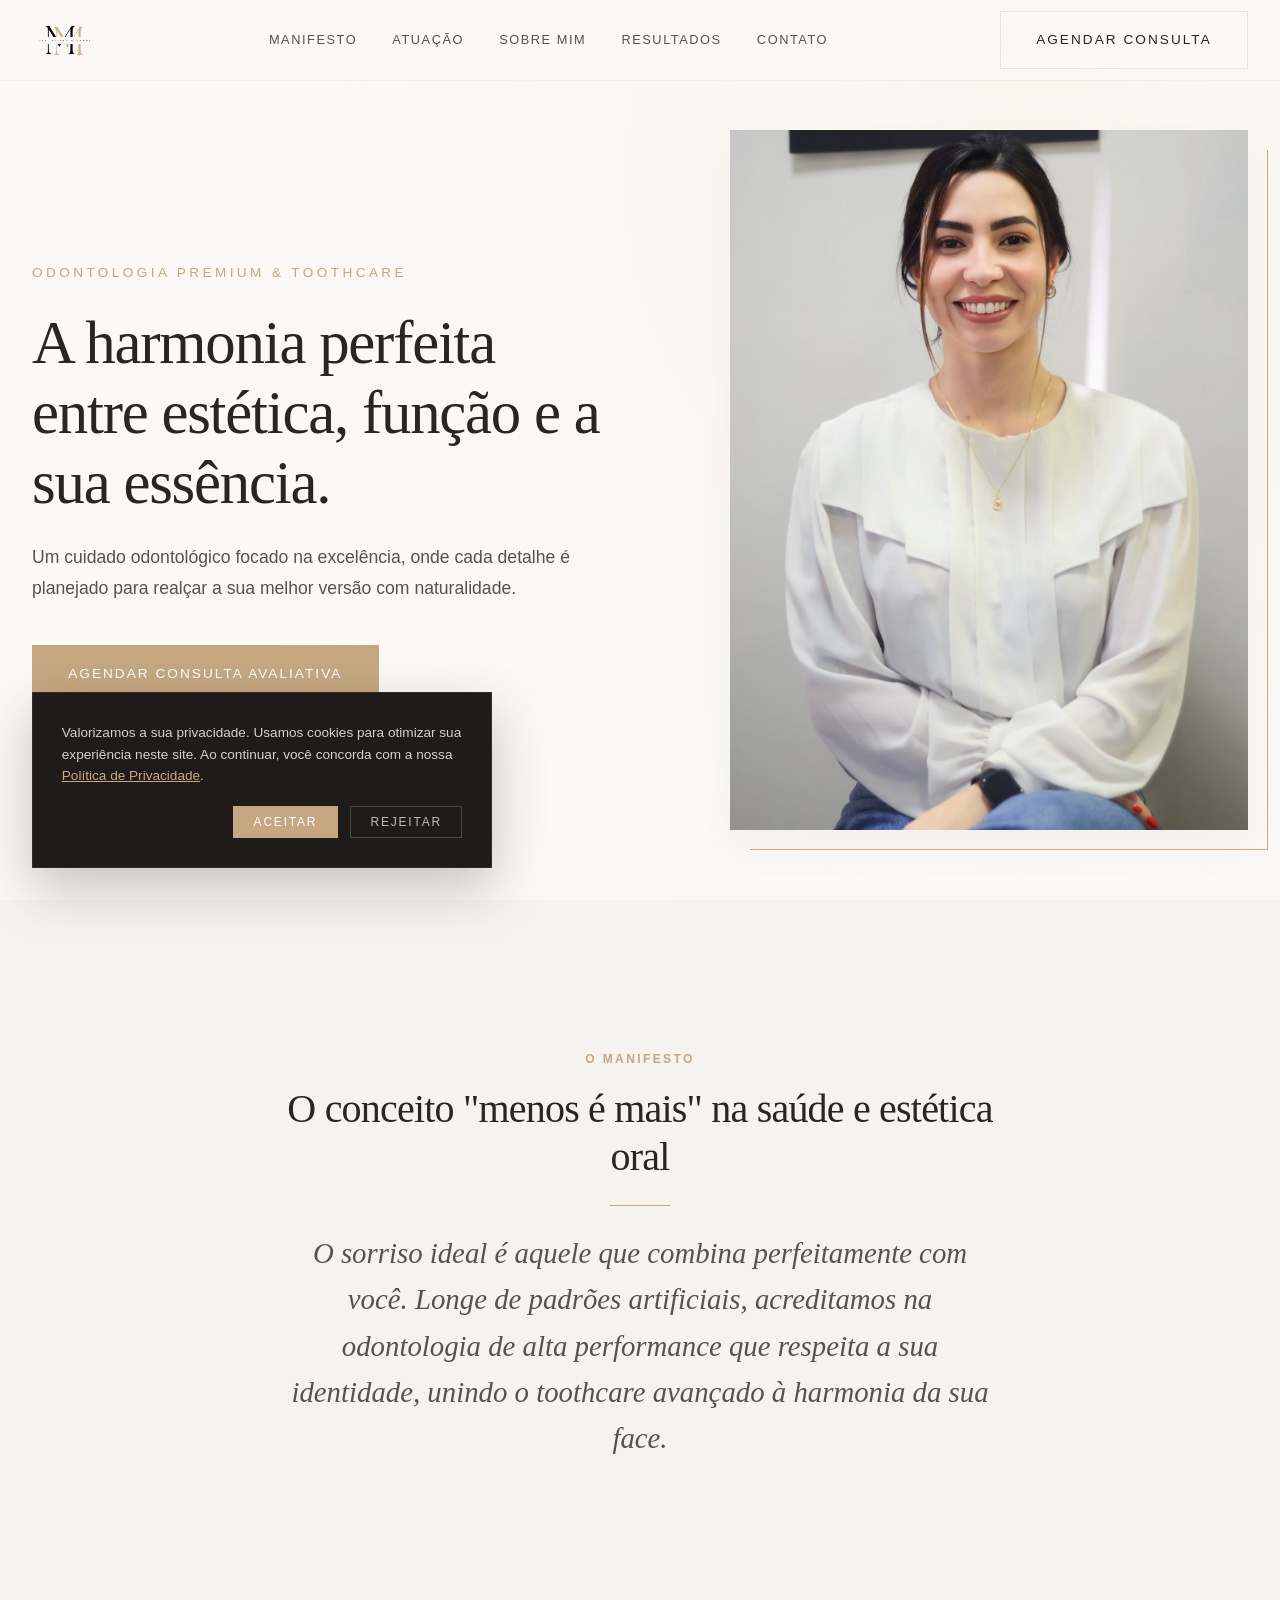
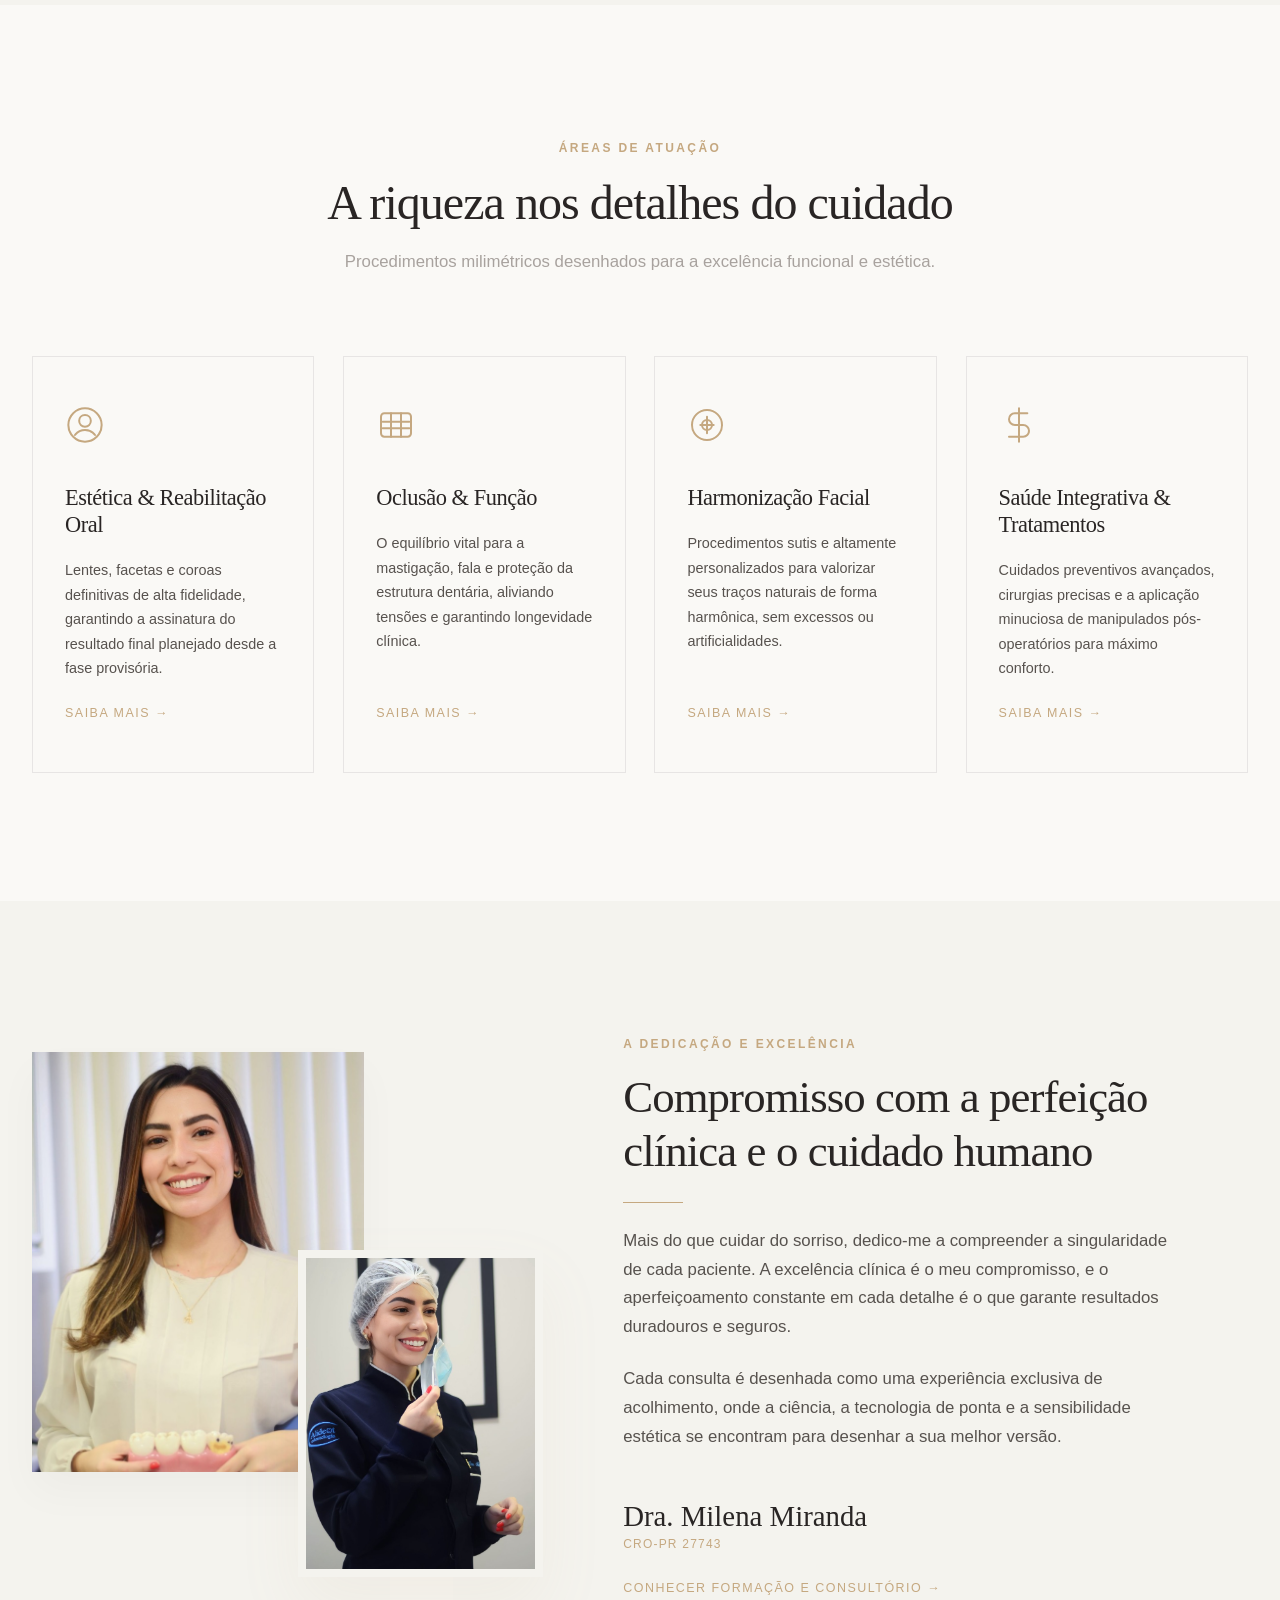
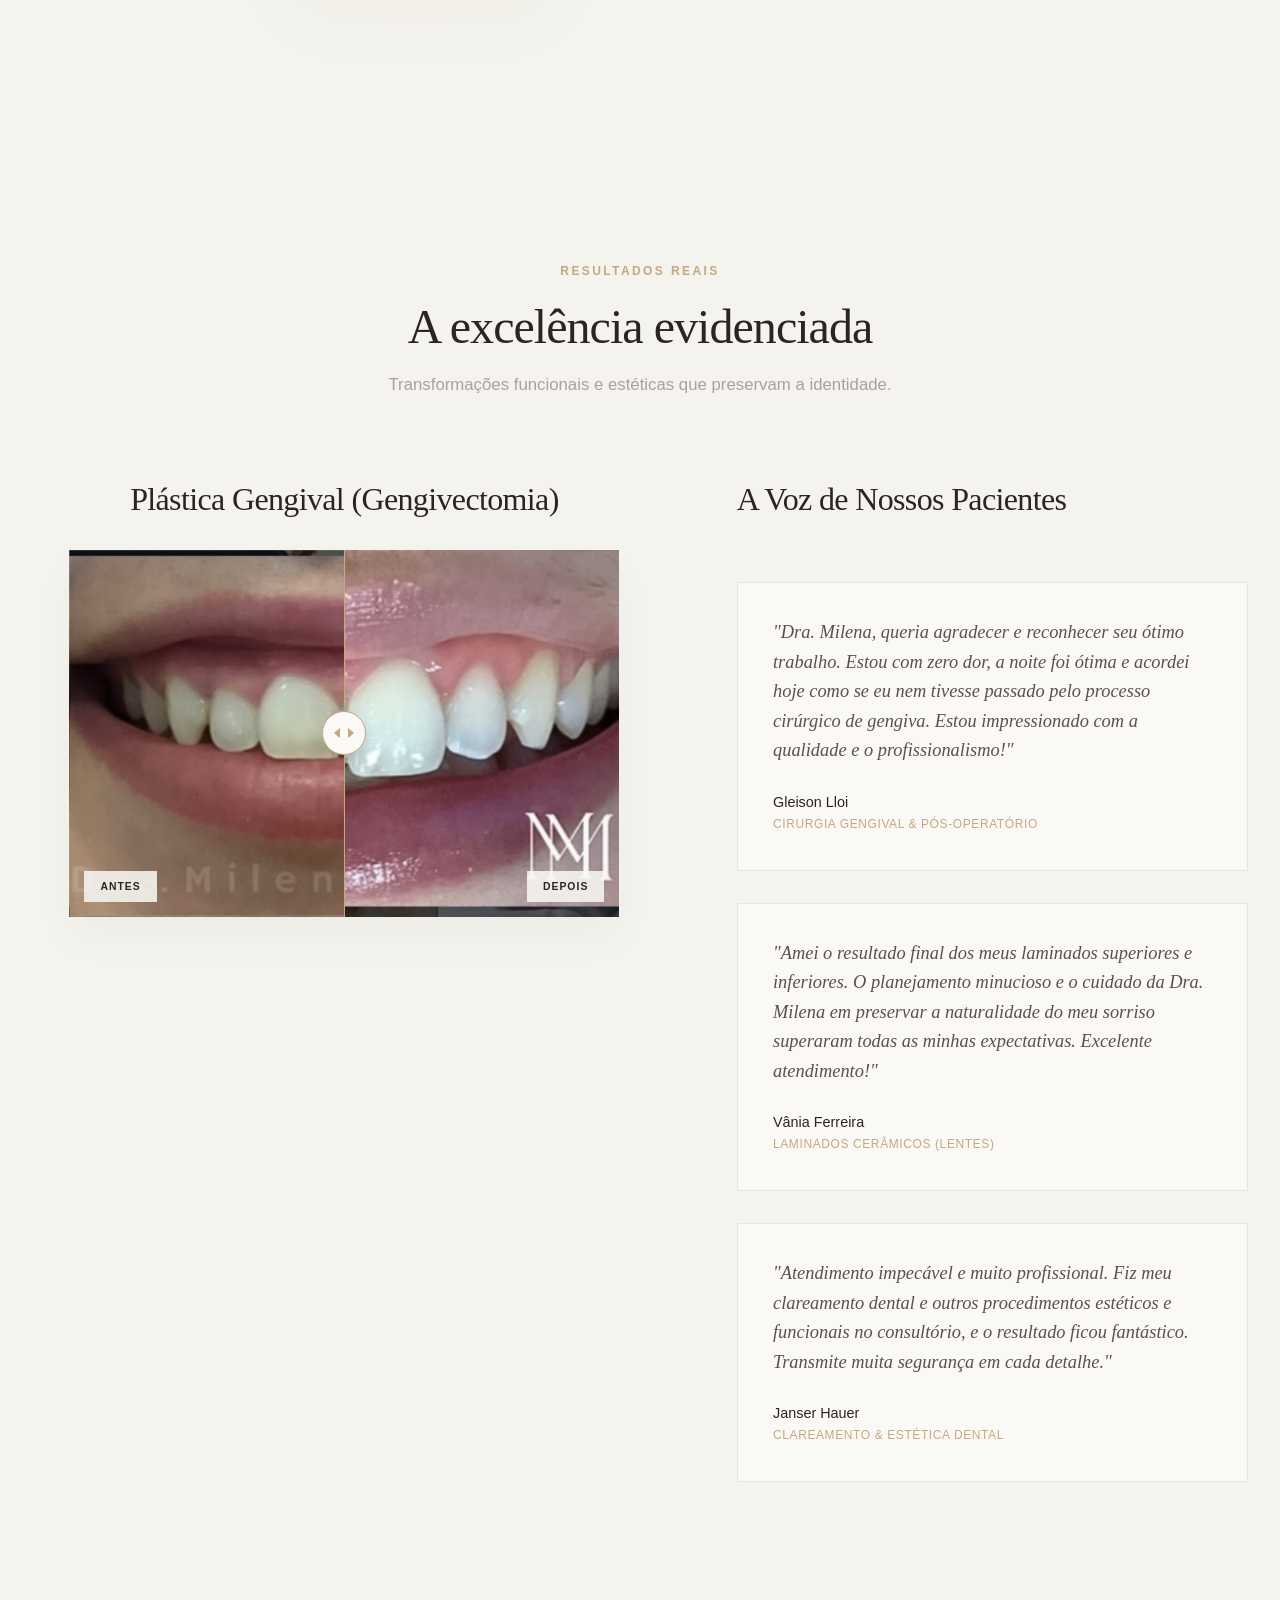
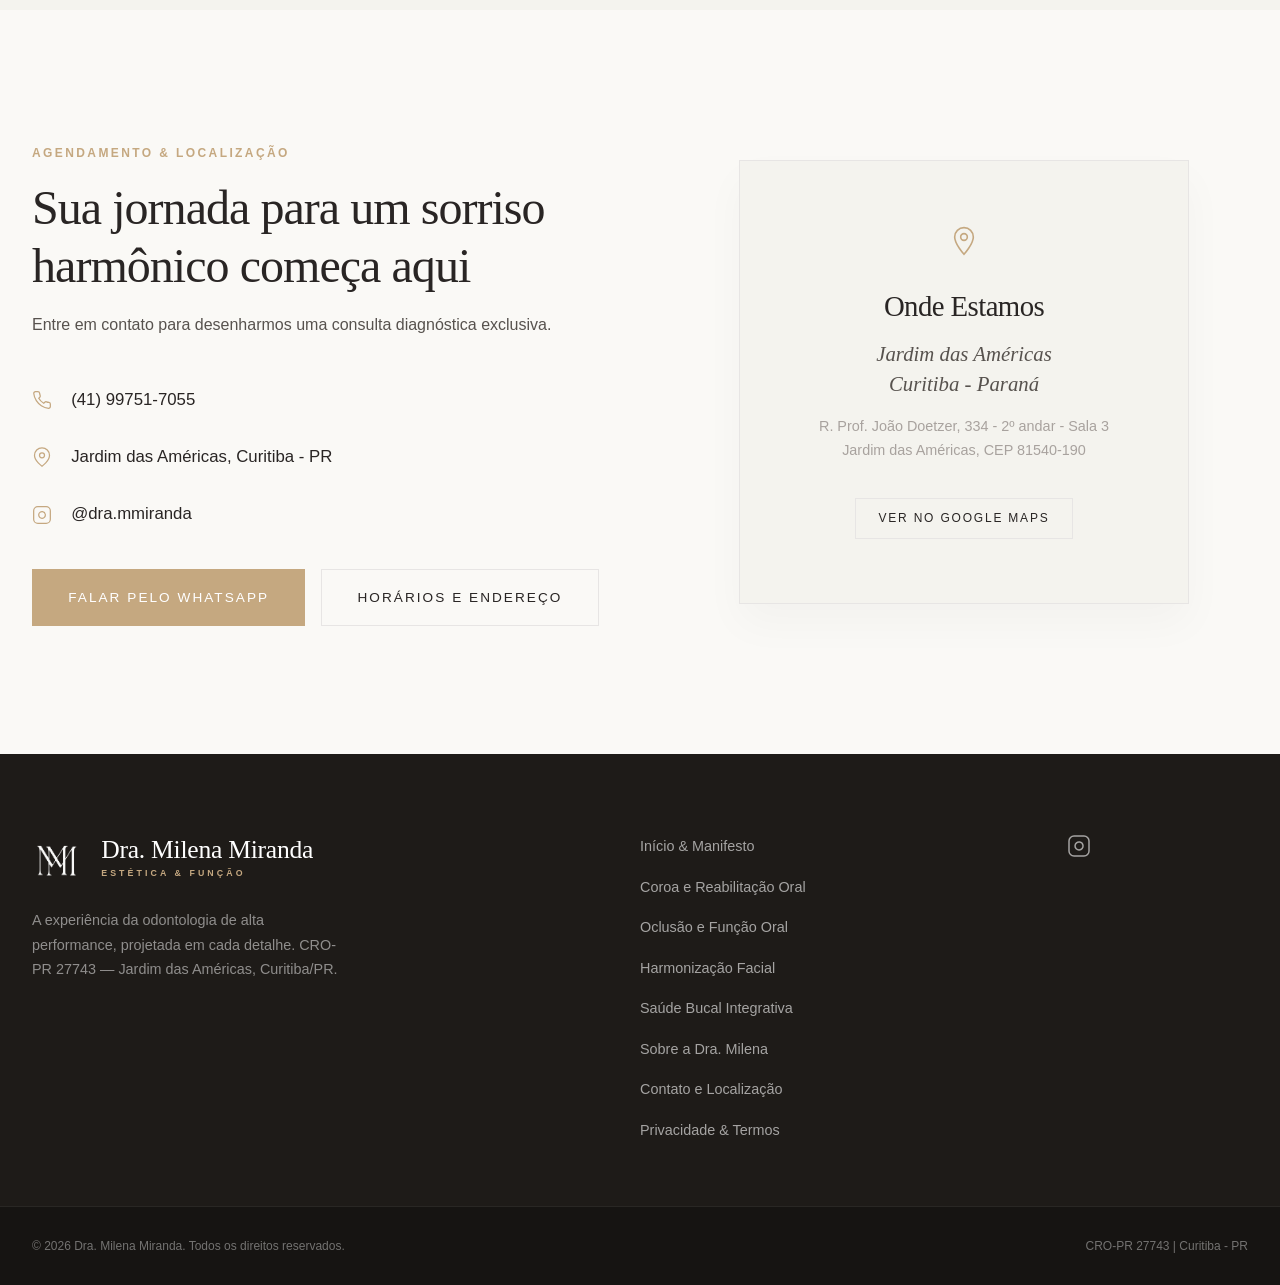
<file: index.html>
<!DOCTYPE html>
<html lang="pt-BR">
<head>
    <meta charset="UTF-8">
    <meta name="viewport" content="width=device-width, initial-scale=1.0">
    <meta http-equiv="Content-Security-Policy" content="default-src 'self' https://fonts.googleapis.com https://fonts.gstatic.com; style-src 'self' 'unsafe-inline' https://fonts.googleapis.com; font-src 'self' https://fonts.gstatic.com; img-src 'self' data: https://mmiranda.odo.br https://*.github.io https://www.google-analytics.com https://www.facebook.com; script-src 'self' 'unsafe-inline' https://static.cloudflareinsights.com https://www.googletagmanager.com https://connect.facebook.net; connect-src 'self' https://www.google-analytics.com https://region1.google-analytics.com https://analytics.google.com https://www.googletagmanager.com https://www.facebook.com; frame-src 'self' https://www.googletagmanager.com;">

    <!-- Consent Mode v2 & Google Tag Manager (GTM-TTW34N3N) -->
    <script>
      window.dataLayer = window.dataLayer || [];
      function gtag(){window.dataLayer.push(arguments);}
      (function(){
        var c = null;
        try { c = localStorage.getItem('cookieConsent'); } catch(e) {}
        var state = c === 'accepted' ? 'granted' : 'denied';
        gtag('consent', 'default', {
          ad_storage: state,
          ad_user_data: state,
          ad_personalization: state,
          analytics_storage: state
        });
        (function(w,d,s,l,i){w[l]=w[l]||[];w[l].push({'gtm.start':
        new Date().getTime(),event:'gtm.js'});var f=d.getElementsByTagName(s)[0],
        j=d.createElement(s),dl=l!='dataLayer'?'&l='+l:'';j.async=true;j.src=
        'https://www.googletagmanager.com/gtm.js?id='+i+dl;f.parentNode.insertBefore(j,f);
        })(window,document,'script','dataLayer','GTM-TTW34N3N');
      })();
    </script>

    <!-- Google Fonts -->
    <link rel="preconnect" href="https://fonts.googleapis.com">
    <link rel="preconnect" href="https://fonts.gstatic.com" crossorigin>
    <link href="https://fonts.googleapis.com/css2?family=Cormorant+Garamond:ital,wght@0,300;0,400;0,500;0,600;1,300;1,400&family=Plus+Jakarta+Sans:wght@300;400;500;600&display=swap" rel="stylesheet">

    <!-- Stylesheets (Priority loaded) -->
    <link rel="stylesheet" href="/style.css?v=2.4">

    <title>Dra. Milena Miranda | Dentista no Jardim das Américas em Curitiba - CRO-PR 27743</title>
    <meta name="description" content="Consultório odontológico da Dra. Milena Miranda (CRO-PR 27743) no Jardim das Américas, Curitiba. Reabilitação oral, coroa dentária, oclusão, saúde bucal integrativa e avaliação presencial.">
    <meta name="keywords" content="Dentista Curitiba, Odontologia Jardim das Américas, Coroa Dentária Curitiba, Reabilitação Oral Curitiba, Plástica Gengival Curitiba, Harmonização Facial Curitiba, Dra Milena Miranda">
    <meta name="author" content="Dra. Milena Miranda">
    <meta name="robots" content="index, follow, max-image-preview:large, max-snippet:-1, max-video-preview:-1">
    <link rel="canonical" href="https://mmiranda.odo.br/">

    <!-- Google Search Console Verification -->
    <meta name="google-site-verification" content="a48aweelnVRIZfGKHu32hloH3x71KL2Op3290gpKcx4">

    <!-- Favicon & Touch Icons -->
    <link rel="icon" type="image/x-icon" href="/favicon.ico">
    <link rel="icon" type="image/png" sizes="32x32" href="/assets/favicon-32x32.png">
    <link rel="icon" type="image/png" sizes="16x16" href="/assets/favicon-16x16.png">
    <link rel="apple-touch-icon" sizes="180x180" href="/assets/apple-touch-icon.png">
    <meta name="theme-color" content="#121212">

    <!-- Open Graph / Facebook / WhatsApp -->
    <meta property="og:type" content="website">
    <meta property="og:url" content="https://mmiranda.odo.br/">
    <meta property="og:title" content="Dra. Milena Miranda | Dentista no Jardim das Américas em Curitiba">
    <meta property="og:description" content="Consultório odontológico no Jardim das Américas em Curitiba (CRO-PR 27743). Planejamento individualizado em reabilitação oral, oclusão e prevenção.">
    <meta property="og:image" content="https://mmiranda.odo.br/assets/hero-dra-milena.jpg">
    <meta property="og:image:width" content="642">
    <meta property="og:image:height" content="1024">
    <meta property="og:image:alt" content="Dra. Milena Miranda no consultório odontológico em Curitiba">
    <meta property="og:locale" content="pt_BR">
    <meta property="og:site_name" content="Dra. Milena Miranda Odontologia">

    <!-- Twitter Cards -->
    <meta name="twitter:card" content="summary_large_image">
    <meta name="twitter:title" content="Dra. Milena Miranda | Dentista no Jardim das Américas em Curitiba">
    <meta name="twitter:description" content="Consultório odontológico no Jardim das Américas em Curitiba (CRO-PR 27743). Planejamento individualizado após avaliação presencial.">
    <meta name="twitter:image" content="https://mmiranda.odo.br/assets/hero-dra-milena.jpg">

    <!-- Structured Data (Schema.org / JSON-LD) -->
    <script type="application/ld+json">
    {
      "@context": "https://schema.org",
      "@type": "Dentist",
      "name": "Dra. Milena Miranda - Odontologia",
      "alternateName": "Consultório Odontológico Dra. Milena Miranda",
      "identifier": "CRO-PR 27743",
      "image": "https://mmiranda.odo.br/assets/hero-dra-milena.jpg",
      "logo": "https://mmiranda.odo.br/assets/logo.png",
      "url": "https://mmiranda.odo.br/",
      "telephone": "+5541997517055",
      "priceRange": "$$$",
      "address": {
        "@type": "PostalAddress",
        "streetAddress": "R. Prof. João Doetzer, 334 - 2º andar - Sala 3",
        "addressLocality": "Curitiba",
        "addressRegion": "PR",
        "postalCode": "81540-190",
        "addressCountry": "BR",
        "neighborhood": "Jardim das Américas"
      },
      "geo": {
        "@type": "GeoCoordinates",
        "latitude": -25.46078,
        "longitude": -49.23192
      },
      "medicalSpecialty": "Dentistry",
      "openingHoursSpecification": [
        {
          "@type": "OpeningHoursSpecification",
          "dayOfWeek": ["Monday", "Wednesday", "Thursday"],
          "opens": "09:00",
          "closes": "18:00"
        }
      ],
      "sameAs": [
        "https://www.instagram.com/dra.mmiranda/"
      ],
      "hasOfferCatalog": {
        "@type": "OfferCatalog",
        "name": "Áreas de Atuação Odontológica",
        "itemListElement": [
          {
            "@type": "Offer",
            "itemOffered": {
              "@type": "Service",
              "name": "Coroa Dentária e Reabilitação Oral",
              "url": "https://mmiranda.odo.br/coroa-dentaria-e-reabilitacao-oral-curitiba"
            }
          },
          {
            "@type": "Offer",
            "itemOffered": {
              "@type": "Service",
              "name": "Oclusão e Função Oral",
              "url": "https://mmiranda.odo.br/oclusao-e-funcao-oral-curitiba"
            }
          },
          {
            "@type": "Offer",
            "itemOffered": {
              "@type": "Service",
              "name": "Harmonização Facial Odontológica",
              "url": "https://mmiranda.odo.br/harmonizacao-facial-odontologica-curitiba"
            }
          },
          {
            "@type": "Offer",
            "itemOffered": {
              "@type": "Service",
              "name": "Saúde Bucal Integrativa e Prevenção",
              "url": "https://mmiranda.odo.br/saude-bucal-integrativa-e-prevencao-curitiba"
            }
          }
        ]
      }
    }
    </script>
    <script type="application/ld+json">
    {
      "@context": "https://schema.org",
      "@type": "BreadcrumbList",
      "itemListElement": [
        {
          "@type": "ListItem",
          "position": 1,
          "name": "Início",
          "item": "https://mmiranda.odo.br/"
        }
      ]
    }
    </script>
</head>
<body>
    <!-- Google Tag Manager (noscript) -->
    <noscript><iframe src="https://www.googletagmanager.com/ns.html?id=GTM-TTW34N3N" height="0" width="0" style="display:none;visibility:hidden"></iframe></noscript>

    <!-- Header / Navigation -->
    <header class="header">
        <div class="container header-container">
            <a href="/" class="logo">
                <img src="/assets/logo.png" alt="Dra. Milena Miranda" class="logo-img">
            </a>

            <nav class="nav">
                <a href="/#manifesto" class="nav-link">Manifesto</a>
                <a href="/#atuacao" class="nav-link">Atuação</a>
                <a href="/dentista-jardim-das-americas-curitiba-dra-milena-miranda" class="nav-link">Sobre mim</a>
                <a href="/#casos" class="nav-link">Resultados</a>
                <a href="/consulta-odontologica-jardim-das-americas-curitiba-contato" class="nav-link">Contato</a>
            </nav>

            <div class="header-cta">
                <a href="/agendar-consulta-odontologica-whatsapp-curitiba" target="_blank" rel="noopener" class="btn btn-outline">Agendar Consulta</a>
            </div>

            <!-- Hamburger Button for Mobile -->
            <button class="menu-toggle" aria-label="Abrir Menu">
                <span class="bar"></span>
                <span class="bar"></span>
            </button>
        </div>
    </header>

    <!-- Mobile Menu Overlay -->
    <div class="mobile-menu">
        <nav class="mobile-nav">
            <a href="/#manifesto" class="mobile-link">Manifesto</a>
            <a href="/#atuacao" class="mobile-link">Atuação</a>
            <a href="/dentista-jardim-das-americas-curitiba-dra-milena-miranda" class="mobile-link">Sobre mim</a>
            <a href="/#casos" class="mobile-link">Resultados</a>
            <a href="/consulta-odontologica-jardim-das-americas-curitiba-contato" class="mobile-link">Contato</a>
            <a href="/agendar-consulta-odontologica-whatsapp-curitiba" target="_blank" rel="noopener" class="btn btn-primary" style="margin-top: 2rem;">Agendar Consulta</a>
        </nav>
    </div>

    <!-- Hero Section -->
    <section class="hero">
        <div class="container hero-container">
            <div class="hero-content fade-in-up">
                <span class="hero-tag">Odontologia Premium & Toothcare</span>
                <h1 class="hero-title">A harmonia perfeita entre estética, função e a sua essência.</h1>
                <p class="hero-subtitle">Um cuidado odontológico focado na excelência, onde cada detalhe é planejado para realçar a sua melhor versão com naturalidade.</p>
                <div class="hero-actions">
                    <a href="/agendar-consulta-odontologica-whatsapp-curitiba" target="_blank" rel="noopener" class="btn btn-primary">Agendar Consulta Avaliativa</a>
                </div>
            </div>
            <div class="hero-image-wrapper fade-in">
                <img src="/assets/hero-dra-milena.jpg" alt="Dra. Milena Miranda - Dentista no Jardim das Américas em Curitiba" class="hero-img" width="642" height="1024" fetchpriority="high">
            </div>
        </div>
    </section>

    <!-- Manifesto Section -->
    <section id="manifesto" class="manifesto scroll-trigger">
        <div class="container container-narrow">
            <div class="manifesto-content text-center">
                <span class="section-tag">O Manifesto</span>
                <h2 class="manifesto-title">O conceito "menos é mais" na saúde e estética oral</h2>
                <div class="divider-gold"></div>
                <p class="manifesto-text">
                    O sorriso ideal é aquele que combina perfeitamente com você. Longe de padrões artificiais, acreditamos na odontologia de alta performance que respeita a sua identidade, unindo o toothcare avançado à harmonia da sua face.
                </p>
            </div>
        </div>
    </section>

    <!-- Areas of Actuation Section -->
    <section id="atuacao" class="atuacao scroll-trigger">
        <div class="container">
            <div class="section-header text-center">
                <span class="section-tag">Áreas de Atuação</span>
                <h2 class="section-title">A riqueza nos detalhes do cuidado</h2>
                <p class="section-subtitle">Procedimentos milimétricos desenhados para a excelência funcional e estética.</p>
            </div>

            <div class="cards-grid">
                <!-- Card 1 -->
                <div class="card fade-in-up">
                    <div class="card-icon">
                        <!-- Custom thin line dentist icon representing aesthetics and oral rehabilitation -->
                        <svg width="40" height="40" viewBox="0 0 24 24" fill="none" stroke="currentColor" stroke-width="1.2" stroke-linecap="round" stroke-linejoin="round">
                            <path d="M12 2C6.5 2 2 6.5 2 12s4.5 10 10 10 10-4.5 10-10S17.5 2 12 2z"/>
                            <path d="M12 6c-2 0-3.5 1.5-3.5 3.5S10 13 12 13s3.5-1.5 3.5-3.5S14 6 12 6z"/>
                            <path d="M6 18c1.5-2 3.5-3 6-3s4.5 1 6 3"/>
                        </svg>
                    </div>
                    <h3 class="card-title">Estética & Reabilitação Oral</h3>
                    <p class="card-text">Lentes, facetas e coroas definitivas de alta fidelidade, garantindo a assinatura do resultado final planejado desde a fase provisória.</p>
                    <a href="/coroa-dentaria-e-reabilitacao-oral-curitiba" class="card-more-link">Saiba mais &rarr;</a>
                </div>

                <!-- Card 2 -->
                <div class="card fade-in-up" style="animation-delay: 0.1s;">
                    <div class="card-icon">
                        <!-- Custom icon for occlusion and function -->
                        <svg width="40" height="40" viewBox="0 0 24 24" fill="none" stroke="currentColor" stroke-width="1.2" stroke-linecap="round" stroke-linejoin="round">
                            <path d="M4 10h16M4 14h16"/>
                            <rect x="3" y="5" width="18" height="14" rx="2"/>
                            <path d="M9 5v14M15 5v14"/>
                        </svg>
                    </div>
                    <h3 class="card-title">Oclusão & Função</h3>
                    <p class="card-text">O equilíbrio vital para a mastigação, fala e proteção da estrutura dentária, aliviando tensões e garantindo longevidade clínica.</p>
                    <a href="/oclusao-e-funcao-oral-curitiba" class="card-more-link">Saiba mais &rarr;</a>
                </div>

                <!-- Card 3 -->
                <div class="card fade-in-up" style="animation-delay: 0.2s;">
                    <div class="card-icon">
                        <!-- Custom icon for facial harmonization -->
                        <svg width="40" height="40" viewBox="0 0 24 24" fill="none" stroke="currentColor" stroke-width="1.2" stroke-linecap="round" stroke-linejoin="round">
                            <path d="M12 21a9 9 0 1 0 0-18 9 9 0 0 0 0 18z"/>
                            <path d="M12 7v10M8 12h8"/>
                            <path d="M12 12m-3 0a3 3 0 1 0 6 0 3 3 0 1 0 -6 0"/>
                        </svg>
                    </div>
                    <h3 class="card-title">Harmonização Facial</h3>
                    <p class="card-text">Procedimentos sutis e altamente personalizados para valorizar seus traços naturais de forma harmônica, sem excessos ou artificialidades.</p>
                    <a href="/harmonizacao-facial-odontologica-curitiba" class="card-more-link">Saiba mais &rarr;</a>
                </div>

                <!-- Card 4 -->
                <div class="card fade-in-up" style="animation-delay: 0.3s;">
                    <div class="card-icon">
                        <!-- Custom icon for integrative health -->
                        <svg width="40" height="40" viewBox="0 0 24 24" fill="none" stroke="currentColor" stroke-width="1.2" stroke-linecap="round" stroke-linejoin="round">
                            <path d="M12 2v20M17 5H9.5a3.5 3.5 0 0 0 0 7h5a3.5 3.5 0 0 1 0 7H6"/>
                        </svg>
                    </div>
                    <h3 class="card-title">Saúde Integrativa & Tratamentos</h3>
                    <p class="card-text">Cuidados preventivos avançados, cirurgias precisas e a aplicação minuciosa de manipulados pós-operatórios para máximo conforto.</p>
                    <a href="/saude-bucal-integrativa-e-prevencao-curitiba" class="card-more-link">Saiba mais &rarr;</a>
                </div>
            </div>
        </div>
    </section>

    <!-- About Section -->
    <section id="sobre" class="sobre scroll-trigger">
        <div class="container sobre-container">
            <div class="sobre-image-wrapper fade-in">
                <img src="/assets/sobre-dra-milena.jpg" alt="Dra. Milena Miranda - Dentista em Curitiba" class="sobre-img-primary" loading="lazy" decoding="async">
                <img src="/assets/dra-atendimento.jpg" alt="Dra. Milena Miranda em atendimento odontológico" class="sobre-img-secondary" loading="lazy" decoding="async">
            </div>
            <div class="sobre-content fade-in-up">
                <span class="section-tag">A Dedicação e Excelência</span>
                <h2 class="sobre-title">Compromisso com a perfeição clínica e o cuidado humano</h2>
                <div class="divider-gold" style="margin-left: 0;"></div>
                <p class="sobre-text">
                    Mais do que cuidar do sorriso, dedico-me a compreender a singularidade de cada paciente. A excelência clínica é o meu compromisso, e o aperfeiçoamento constante em cada detalhe é o que garante resultados duradouros e seguros.
                </p>
                <p class="sobre-text">
                    Cada consulta é desenhada como uma experiência exclusiva de acolhimento, onde a ciência, a tecnologia de ponta e a sensibilidade estética se encontram para desenhar a sua melhor versão.
                </p>
                <div class="sobre-signature">
                    <p class="signature-name">Dra. Milena Miranda</p>
                    <p class="signature-crm">CRO-PR 27743</p>
                </div>
                <a href="/dentista-jardim-das-americas-curitiba-dra-milena-miranda" class="card-more-link" style="padding-top: 1.5rem;">Conhecer formação e consultório &rarr;</a>
            </div>
        </div>
    </section>

    <!-- Cases & Testimonials Section -->
    <section id="casos" class="casos scroll-trigger">
        <div class="container">
            <div class="section-header text-center">
                <span class="section-tag">Resultados Reais</span>
                <h2 class="section-title">A excelência evidenciada</h2>
                <p class="section-subtitle">Transformações funcionais e estéticas que preservam a identidade.</p>
            </div>

            <!-- Flex container for Before/After + Testimonials -->
            <div class="casos-layout">

                <!-- Before / After Interactive Component -->
                <div class="before-after-wrapper">
                    <h3 class="casos-subheading text-center">Plástica Gengival (Gengivectomia)</h3>
                    <div class="slider-container">
                        <!-- Imagem After (Estado Final) -->
                        <img src="/assets/sorriso-depois.jpg" alt="Resultado pós plástica gengival e gengivectomia em Curitiba" class="image-after" width="610" height="361" loading="lazy" decoding="async">
                        <!-- Imagem Before (Estado Inicial) -->
                        <img src="/assets/sorriso-antes.jpg" alt="Antes de plástica gengival e gengivectomia" class="image-before" width="610" height="361" loading="lazy" decoding="async">

                        <!-- Control Elements -->
                        <input type="range" min="0" max="100" value="50" class="slider-range" id="before-after-slider" aria-label="Ajustar divisor antes e depois">
                        <div class="slider-line" id="slider-line"></div>
                        <div class="slider-button" id="slider-button"></div>

                        <!-- Labels -->
                        <span class="label-badge label-before">Antes</span>
                        <span class="label-badge label-after">Depois</span>
                    </div>
                </div>

                <!-- Testimonials Column -->
                <div class="testimonials-column">
                    <h3 class="casos-subheading">A Voz de Nossos Pacientes</h3>

                    <div class="testimonial-card">
                        <p class="testimonial-quote">"Dra. Milena, queria agradecer e reconhecer seu ótimo trabalho. Estou com zero dor, a noite foi ótima e acordei hoje como se eu nem tivesse passado pelo processo cirúrgico de gengiva. Estou impressionado com a qualidade e o profissionalismo!"</p>
                        <div class="testimonial-author">
                            <span class="author-name">Gleison Lloi</span>
                            <span class="author-treatment">Cirurgia Gengival & Pós-Operatório</span>
                        </div>
                    </div>

                    <div class="testimonial-card">
                        <p class="testimonial-quote">"Amei o resultado final dos meus laminados superiores e inferiores. O planejamento minucioso e o cuidado da Dra. Milena em preservar a naturalidade do meu sorriso superaram todas as minhas expectativas. Excelente atendimento!"</p>
                        <div class="testimonial-author">
                            <span class="author-name">Vânia Ferreira</span>
                            <span class="author-treatment">Laminados Cerâmicos (Lentes)</span>
                        </div>
                    </div>

                    <div class="testimonial-card">
                        <p class="testimonial-quote">"Atendimento impecável e muito profissional. Fiz meu clareamento dental e outros procedimentos estéticos e funcionais no consultório, e o resultado ficou fantástico. Transmite muita segurança em cada detalhe."</p>
                        <div class="testimonial-author">
                            <span class="author-name">Janser Hauer</span>
                            <span class="author-treatment">Clareamento & Estética Dental</span>
                        </div>
                    </div>
                </div>

            </div>
        </div>
    </section>

    <!-- Contact & Map Section -->
    <section id="contato" class="contato scroll-trigger">
        <div class="container">
            <div class="contato-container">
                <div class="contato-info">
                    <span class="section-tag">Agendamento & Localização</span>
                    <h2 class="contato-title">Sua jornada para um sorriso harmônico começa aqui</h2>
                    <p class="contato-subtitle">Entre em contato para desenharmos uma consulta diagnóstica exclusiva.</p>

                    <div class="contact-details">
                        <div class="contact-item">
                            <span class="contact-icon">
                                <svg width="20" height="20" viewBox="0 0 24 24" fill="none" stroke="currentColor" stroke-width="1.5">
                                    <path d="M22 16.92v3a2 2 0 0 1-2.18 2 19.79 19.79 0 0 1-8.63-3.07 19.5 19.5 0 0 1-6-6 19.79 19.79 0 0 1-3.07-8.67A2 2 0 0 1 4.11 2h3a2 2 0 0 1 2 1.72 12.84 12.84 0 0 0 .7 2.81 2 2 0 0 1-.45 2.11L8.09 9.91a16 16 0 0 0 6 6l1.27-1.27a2 2 0 0 1 2.11-.45 12.84 12.84 0 0 0 2.81.7A2 2 0 0 1 22 16.92z"/>
                                </svg>
                            </span>
                            <a href="tel:+5541997517055" class="contact-text">(41) 99751-7055</a>
                        </div>

                        <div class="contact-item">
                            <span class="contact-icon">
                                <svg width="20" height="20" viewBox="0 0 24 24" fill="none" stroke="currentColor" stroke-width="1.5">
                                    <path d="M21 10c0 7-9 13-9 13s-9-6-9-13a9 9 0 0 1 18 0z"/>
                                    <circle cx="12" cy="10" r="3"/>
                                </svg>
                            </span>
                            <span class="contact-text">Jardim das Américas, Curitiba - PR</span>
                        </div>

                        <div class="contact-item">
                            <span class="contact-icon">
                                <svg width="20" height="20" viewBox="0 0 24 24" fill="none" stroke="currentColor" stroke-width="1.5">
                                    <rect x="2" y="2" width="20" height="20" rx="5" ry="5"/>
                                    <path d="M16 11.37A4 4 0 1 1 12.63 8 4 4 0 0 1 16 11.37z"/>
                                    <line x1="17.5" y1="6.5" x2="17.51" y2="6.5"/>
                                </svg>
                            </span>
                            <a href="https://www.instagram.com/dra.mmiranda/" target="_blank" rel="noopener noreferrer" class="contact-text">@dra.mmiranda</a>
                        </div>
                    </div>

                    <div style="display: flex; flex-wrap: wrap; gap: 1rem; margin-top: 1.5rem;">
                        <a href="/agendar-consulta-odontologica-whatsapp-curitiba" target="_blank" rel="noopener" class="btn btn-primary">Falar pelo WhatsApp</a>
                        <a href="/consulta-odontologica-jardim-das-americas-curitiba-contato" class="btn btn-outline">Horários e Endereço</a>
                    </div>
                </div>

                <!-- Custom visual elegant map / info panel instead of complex iframe -->
                <div class="map-panel">
                    <div class="map-card">
                        <div class="map-icon-box">
                            <svg width="32" height="32" viewBox="0 0 24 24" fill="none" stroke="currentColor" stroke-width="1.2">
                                <path d="M12 2C8.13 2 5 5.13 5 9c0 5.25 7 13 7 13s7-7.75 7-13c0-3.87-3.13-7-7-7z"/>
                                <circle cx="12" cy="9" r="2.5"/>
                            </svg>
                        </div>
                        <h3>Onde Estamos</h3>
                        <p class="map-address">Jardim das Américas<br>Curitiba - Paraná</p>
                        <p class="map-desc">R. Prof. João Doetzer, 334 - 2º andar - Sala 3<br>Jardim das Américas, CEP 81540-190</p>
                        <a href="https://maps.google.com/?q=R.+Prof.+Joao+Doetzer,+334+-+Jardim+das+Americas,+Curitiba+-+PR" target="_blank" rel="noopener noreferrer" class="btn btn-outline btn-small">Ver no Google Maps</a>
                    </div>
                </div>
            </div>
        </div>
    </section>

    <!-- Footer -->
    <footer class="footer">
        <div class="container footer-container">
            <div class="footer-brand">
                <a href="/" class="logo footer-logo">
                    <img src="/assets/logo-white.png" alt="Dra. Milena Miranda" class="logo-img-white">
                    <div class="logo-text">
                        <span class="logo-name">Dra. Milena Miranda</span>
                        <span class="logo-subtitle">ESTÉTICA & FUNÇÃO</span>
                    </div>
                </a>
                <p class="footer-desc">A experiência da odontologia de alta performance, projetada em cada detalhe. CRO-PR 27743 — Jardim das Américas, Curitiba/PR.</p>
            </div>

            <div class="footer-links">
                <a href="/#manifesto">Início & Manifesto</a>
                <a href="/coroa-dentaria-e-reabilitacao-oral-curitiba">Coroa e Reabilitação Oral</a>
                <a href="/oclusao-e-funcao-oral-curitiba">Oclusão e Função Oral</a>
                <a href="/harmonizacao-facial-odontologica-curitiba">Harmonização Facial</a>
                <a href="/saude-bucal-integrativa-e-prevencao-curitiba">Saúde Bucal Integrativa</a>
                <a href="/dentista-jardim-das-americas-curitiba-dra-milena-miranda">Sobre a Dra. Milena</a>
                <a href="/consulta-odontologica-jardim-das-americas-curitiba-contato">Contato e Localização</a>
                <a href="/politica-de-privacidade-lgpd">Privacidade & Termos</a>
            </div>

            <div class="footer-social">
                <a href="https://www.instagram.com/dra.mmiranda/" target="_blank" rel="noopener noreferrer" aria-label="Instagram">
                    <svg width="24" height="24" viewBox="0 0 24 24" fill="none" stroke="currentColor" stroke-width="1.5">
                        <rect x="2" y="2" width="20" height="20" rx="5" ry="5"/>
                        <path d="M16 11.37A4 4 0 1 1 12.63 8 4 4 0 0 1 16 11.37z"/>
                        <line x1="17.5" y1="6.5" x2="17.51" y2="6.5"/>
                    </svg>
                </a>
            </div>
        </div>
        <div class="footer-bottom">
            <div class="container footer-bottom-container">
                <p>&copy; 2026 Dra. Milena Miranda. Todos os direitos reservados.</p>
                <p>CRO-PR 27743 | Curitiba - PR</p>
            </div>
        </div>
    </footer>

    <!-- Cookie Consent Banner -->
    <div id="cookie-banner" class="cookie-banner">
        <div class="cookie-content">
            <p>Valorizamos a sua privacidade. Usamos cookies para otimizar sua experiência neste site. Ao continuar, você concorda com a nossa <a href="/politica-de-privacidade-lgpd" class="cookie-link">Política de Privacidade</a>.</p>
            <div class="cookie-buttons">
                <button id="cookie-accept" class="btn btn-primary btn-small" style="padding: 0.5rem 1.2rem; font-size: 0.75rem;">Aceitar</button>
                <button id="cookie-reject" class="btn btn-outline btn-small" style="padding: 0.5rem 1.2rem; font-size: 0.75rem; border-color: rgba(255,255,255,0.2); color: rgba(255,255,255,0.7);">Rejeitar</button>
            </div>
        </div>
    </div>

    <!-- Scripts -->
    <script src="/script.js?v=2.4"></script>
</body>
</html>
</file>
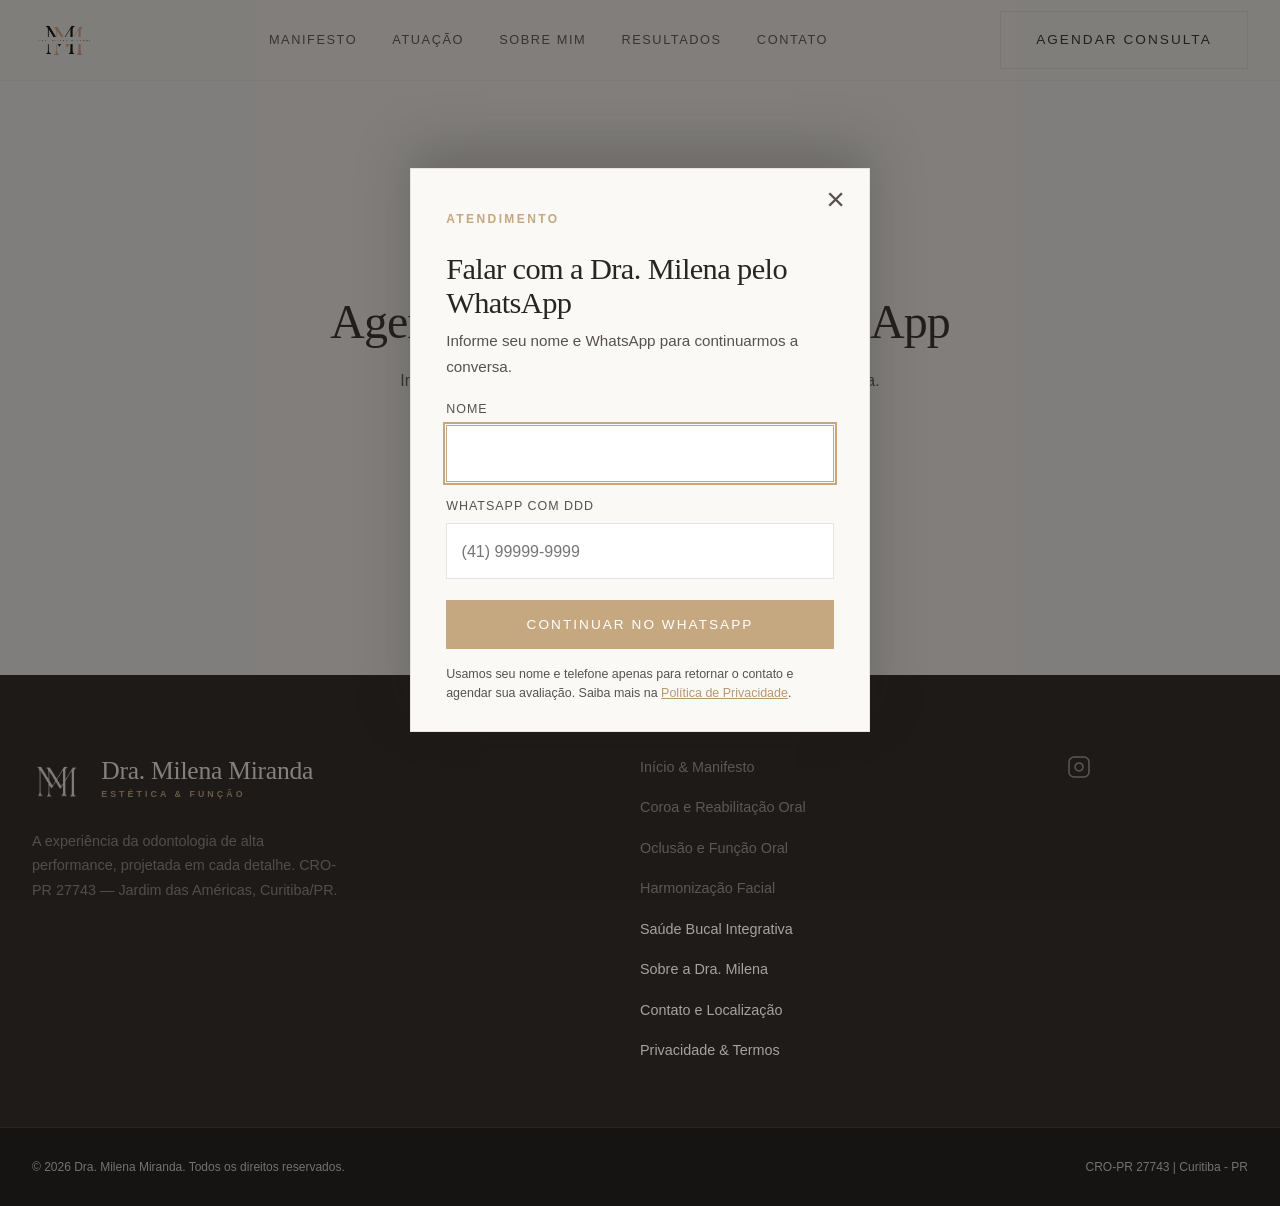
<file: agendar-consulta-odontologica-whatsapp-curitiba.html>
<!DOCTYPE html>
<html lang="pt-BR">
<head>
    <meta charset="UTF-8">
    <meta name="viewport" content="width=device-width, initial-scale=1.0">
    <meta http-equiv="Content-Security-Policy" content="default-src 'self' https://fonts.googleapis.com https://fonts.gstatic.com; style-src 'self' 'unsafe-inline' https://fonts.googleapis.com; font-src 'self' https://fonts.gstatic.com; img-src 'self' data: https://mmiranda.odo.br https://*.github.io https://www.google-analytics.com https://www.facebook.com; script-src 'self' 'unsafe-inline' https://static.cloudflareinsights.com https://www.googletagmanager.com https://connect.facebook.net; connect-src 'self' https://www.google-analytics.com https://region1.google-analytics.com https://analytics.google.com https://www.googletagmanager.com https://www.facebook.com; frame-src 'self' https://www.googletagmanager.com;">

    <!-- Consent Mode v2 & Google Tag Manager (GTM-TTW34N3N) -->
    <script>
      window.dataLayer = window.dataLayer || [];
      function gtag(){window.dataLayer.push(arguments);}
      (function(){
        var c = null;
        try { c = localStorage.getItem('cookieConsent'); } catch(e) {}
        var state = c === 'accepted' ? 'granted' : 'denied';
        gtag('consent', 'default', {
          ad_storage: state,
          ad_user_data: state,
          ad_personalization: state,
          analytics_storage: state
        });
        (function(w,d,s,l,i){w[l]=w[l]||[];w[l].push({'gtm.start':
        new Date().getTime(),event:'gtm.js'});var f=d.getElementsByTagName(s)[0],
        j=d.createElement(s),dl=l!='dataLayer'?'&l='+l:'';j.async=true;j.src=
        'https://www.googletagmanager.com/gtm.js?id='+i+dl;f.parentNode.insertBefore(j,f);
        })(window,document,'script','dataLayer','GTM-TTW34N3N');
      })();
    </script>
    <meta name="robots" content="noindex, follow">
    <link rel="canonical" href="https://mmiranda.odo.br/consulta-odontologica-jardim-das-americas-curitiba-contato">
    <noscript><meta http-equiv="refresh" content="1;url=https://wa.me/5541997517055?text=Ol%C3%A1%20Dra.%20Milena%2C%20gostaria%20de%20agendar%20uma%20consulta%20avaliativa."></noscript>
    <title>Agendar consulta pelo WhatsApp | Dra. Milena Miranda</title>
    <link rel="icon" type="image/x-icon" href="/favicon.ico">
    <link rel="preconnect" href="https://fonts.googleapis.com">
    <link rel="preconnect" href="https://fonts.gstatic.com" crossorigin>
    <link href="https://fonts.googleapis.com/css2?family=Cormorant+Garamond:ital,wght@0,300;0,400;0,500;0,600;1,300;1,400&family=Plus+Jakarta+Sans:wght@300;400;500;600&display=swap" rel="stylesheet">
    <link rel="stylesheet" href="/style.css?v=2.4">
</head>
<body data-lead-autoopen>
    <!-- Google Tag Manager (noscript) -->
    <noscript><iframe src="https://www.googletagmanager.com/ns.html?id=GTM-TTW34N3N" height="0" width="0" style="display:none;visibility:hidden"></iframe></noscript>

    <!-- Header / Navigation -->
    <header class="header">
        <div class="container header-container">
            <a href="/" class="logo">
                <img src="/assets/logo.png" alt="Dra. Milena Miranda" class="logo-img">
            </a>

            <nav class="nav">
                <a href="/#manifesto" class="nav-link">Manifesto</a>
                <a href="/#atuacao" class="nav-link">Atuação</a>
                <a href="/dentista-jardim-das-americas-curitiba-dra-milena-miranda" class="nav-link">Sobre mim</a>
                <a href="/#casos" class="nav-link">Resultados</a>
                <a href="/consulta-odontologica-jardim-das-americas-curitiba-contato" class="nav-link">Contato</a>
            </nav>

            <div class="header-cta">
                <a href="/agendar-consulta-odontologica-whatsapp-curitiba" target="_blank" rel="noopener" class="btn btn-outline">Agendar Consulta</a>
            </div>

            <button class="menu-toggle" aria-label="Abrir Menu">
                <span class="bar"></span>
                <span class="bar"></span>
            </button>
        </div>
    </header>

    <!-- Mobile Menu Overlay -->
    <div class="mobile-menu">
        <nav class="mobile-nav">
            <a href="/#manifesto" class="mobile-link">Manifesto</a>
            <a href="/#atuacao" class="mobile-link">Atuação</a>
            <a href="/dentista-jardim-das-americas-curitiba-dra-milena-miranda" class="mobile-link">Sobre mim</a>
            <a href="/#casos" class="mobile-link">Resultados</a>
            <a href="/consulta-odontologica-jardim-das-americas-curitiba-contato" class="mobile-link">Contato</a>
            <a href="/agendar-consulta-odontologica-whatsapp-curitiba" target="_blank" rel="noopener" class="btn btn-primary" style="margin-top: 2rem;">Agendar Consulta</a>
        </nav>
    </div>

    <main class="container" style="min-height: 75vh; display: flex; flex-direction: column; justify-content: center; align-items: center; text-align: center; padding: 140px 2rem 4rem;">
        <span class="section-tag">Atendimento</span>
        <h1 style="font-family: var(--font-serif); font-size: 3rem; margin: 1rem 0;">Agendar consulta pelo WhatsApp</h1>
        <p style="max-width: 480px; color: var(--text-secondary); margin-bottom: 2rem;">
            Informe seu nome e WhatsApp para falar com o consultório da Dra. Milena Miranda, no Jardim das Américas, em Curitiba.
        </p>
        <a href="/agendar-consulta-odontologica-whatsapp-curitiba" class="btn btn-primary">Falar pelo WhatsApp</a>
        <noscript><p style="margin-top: 1.5rem;"><a href="https://wa.me/5541997517055?text=Ol%C3%A1%20Dra.%20Milena%2C%20gostaria%20de%20agendar%20uma%20consulta%20avaliativa.">Continuar para o WhatsApp</a></p></noscript>
    </main>

    <!-- Footer -->
    <footer class="footer">
        <div class="container footer-container">
            <div class="footer-brand">
                <a href="/" class="logo footer-logo">
                    <img src="/assets/logo-white.png" alt="Dra. Milena Miranda" class="logo-img-white">
                    <div class="logo-text">
                        <span class="logo-name">Dra. Milena Miranda</span>
                        <span class="logo-subtitle">ESTÉTICA & FUNÇÃO</span>
                    </div>
                </a>
                <p class="footer-desc">A experiência da odontologia de alta performance, projetada em cada detalhe. CRO-PR 27743 — Jardim das Américas, Curitiba/PR.</p>
            </div>

            <div class="footer-links">
                <a href="/#manifesto">Início & Manifesto</a>
                <a href="/coroa-dentaria-e-reabilitacao-oral-curitiba">Coroa e Reabilitação Oral</a>
                <a href="/oclusao-e-funcao-oral-curitiba">Oclusão e Função Oral</a>
                <a href="/harmonizacao-facial-odontologica-curitiba">Harmonização Facial</a>
                <a href="/saude-bucal-integrativa-e-prevencao-curitiba">Saúde Bucal Integrativa</a>
                <a href="/dentista-jardim-das-americas-curitiba-dra-milena-miranda">Sobre a Dra. Milena</a>
                <a href="/consulta-odontologica-jardim-das-americas-curitiba-contato">Contato e Localização</a>
                <a href="/politica-de-privacidade-lgpd">Privacidade & Termos</a>
            </div>

            <div class="footer-social">
                <a href="https://www.instagram.com/dra.mmiranda/" target="_blank" rel="noopener noreferrer" aria-label="Instagram">
                    <svg width="24" height="24" viewBox="0 0 24 24" fill="none" stroke="currentColor" stroke-width="1.5">
                        <rect x="2" y="2" width="20" height="20" rx="5" ry="5"/>
                        <path d="M16 11.37A4 4 0 1 1 12.63 8 4 4 0 0 1 16 11.37z"/>
                        <line x1="17.5" y1="6.5" x2="17.51" y2="6.5"/>
                    </svg>
                </a>
            </div>
        </div>
        <div class="footer-bottom">
            <div class="container footer-bottom-container">
                <p>&copy; 2026 Dra. Milena Miranda. Todos os direitos reservados.</p>
                <p>CRO-PR 27743 | Curitiba - PR</p>
            </div>
        </div>
    </footer>

    <!-- Cookie Consent Banner -->
    <div id="cookie-banner" class="cookie-banner">
        <div class="cookie-content">
            <p>Valorizamos a sua privacidade. Usamos cookies para otimizar sua experiência neste site. Ao continuar, você concorda com a nossa <a href="/politica-de-privacidade-lgpd" class="cookie-link">Política de Privacidade</a>.</p>
            <div class="cookie-buttons">
                <button id="cookie-accept" class="btn btn-primary btn-small" style="padding: 0.5rem 1.2rem; font-size: 0.75rem;">Aceitar</button>
                <button id="cookie-reject" class="btn btn-outline btn-small" style="padding: 0.5rem 1.2rem; font-size: 0.75rem; border-color: rgba(255,255,255,0.2); color: rgba(255,255,255,0.7);">Rejeitar</button>
            </div>
        </div>
    </div>

    <script src="/script.js?v=2.4"></script>
</body>
</html>
</file>
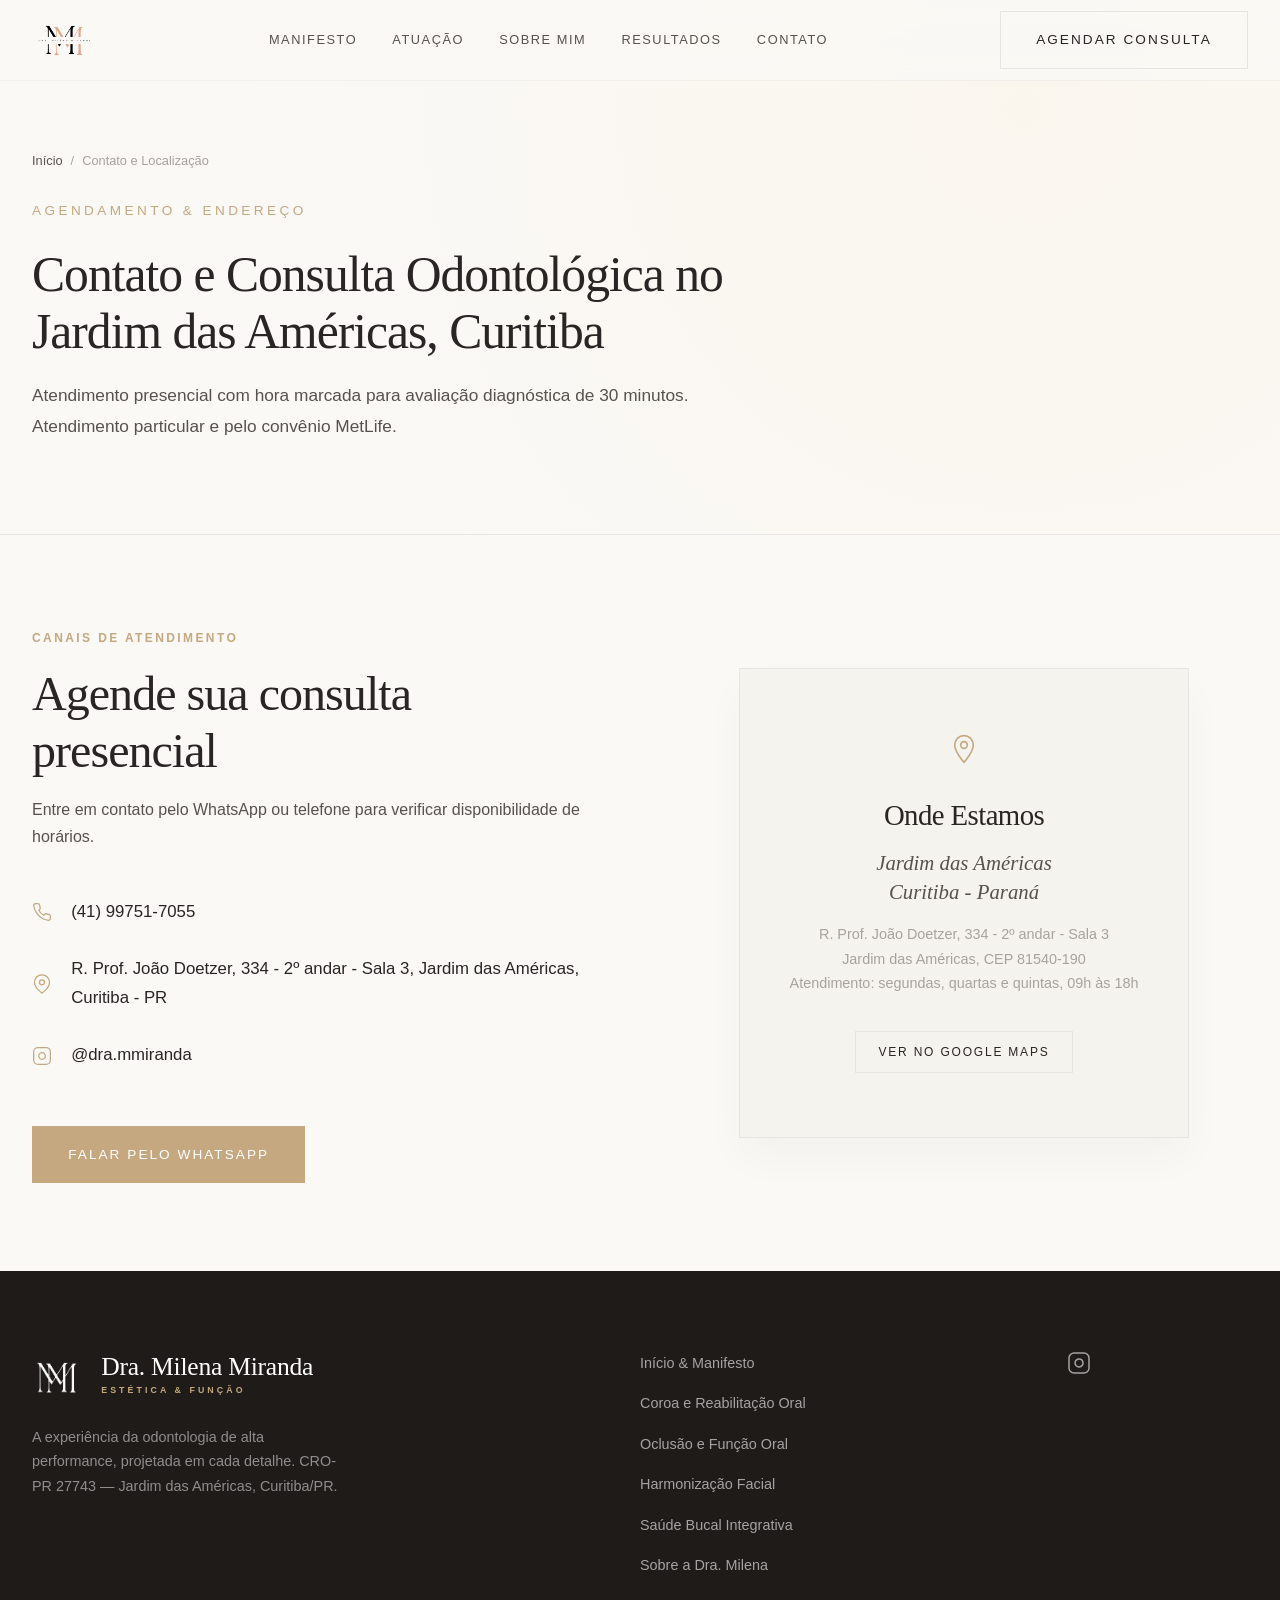
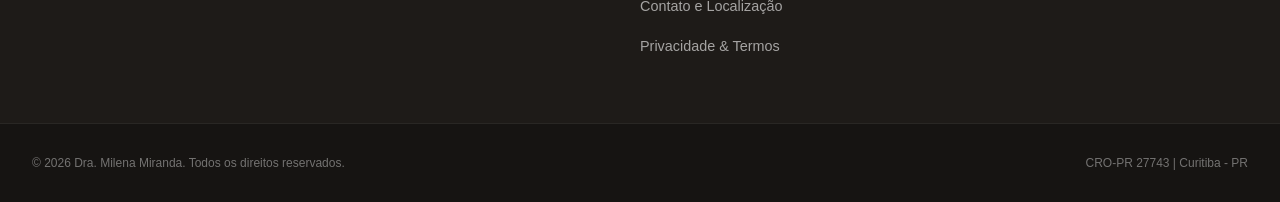
<file: consulta-odontologica-jardim-das-americas-curitiba-contato.html>
<!DOCTYPE html>
<html lang="pt-BR">
<head>
    <meta charset="UTF-8">
    <meta name="viewport" content="width=device-width, initial-scale=1.0">
    <meta http-equiv="Content-Security-Policy" content="default-src 'self' https://fonts.googleapis.com https://fonts.gstatic.com; style-src 'self' 'unsafe-inline' https://fonts.googleapis.com; font-src 'self' https://fonts.gstatic.com; img-src 'self' data: https://mmiranda.odo.br https://*.github.io https://www.google-analytics.com https://www.facebook.com; script-src 'self' 'unsafe-inline' https://static.cloudflareinsights.com https://www.googletagmanager.com https://connect.facebook.net; connect-src 'self' https://www.google-analytics.com https://region1.google-analytics.com https://analytics.google.com https://www.googletagmanager.com https://www.facebook.com; frame-src 'self' https://www.googletagmanager.com;">

    <!-- Consent Mode v2 & Google Tag Manager (GTM-TTW34N3N) -->
    <script>
      window.dataLayer = window.dataLayer || [];
      function gtag(){window.dataLayer.push(arguments);}
      (function(){
        var c = null;
        try { c = localStorage.getItem('cookieConsent'); } catch(e) {}
        var state = c === 'accepted' ? 'granted' : 'denied';
        gtag('consent', 'default', {
          ad_storage: state,
          ad_user_data: state,
          ad_personalization: state,
          analytics_storage: state
        });
        (function(w,d,s,l,i){w[l]=w[l]||[];w[l].push({'gtm.start':
        new Date().getTime(),event:'gtm.js'});var f=d.getElementsByTagName(s)[0],
        j=d.createElement(s),dl=l!='dataLayer'?'&l='+l:'';j.async=true;j.src=
        'https://www.googletagmanager.com/gtm.js?id='+i+dl;f.parentNode.insertBefore(j,f);
        })(window,document,'script','dataLayer','GTM-TTW34N3N');
      })();
    </script>

    <link rel="preconnect" href="https://fonts.googleapis.com">
    <link rel="preconnect" href="https://fonts.gstatic.com" crossorigin>
    <link href="https://fonts.googleapis.com/css2?family=Cormorant+Garamond:ital,wght@0,300;0,400;0,500;0,600;1,300;1,400&family=Plus+Jakarta+Sans:wght@300;400;500;600&display=swap" rel="stylesheet">
    <link rel="stylesheet" href="/style.css?v=2.4">

    <title>Contato e Consulta Odontológica no Jardim das Américas, Curitiba | Dra. Milena Miranda</title>
    <meta name="description" content="Agende consulta odontológica com a Dra. Milena Miranda (CRO-PR 27743) no Jardim das Américas, Curitiba. Endereço, WhatsApp (41) 99751-7055 e convênio MetLife.">
    <meta name="robots" content="index, follow, max-image-preview:large, max-snippet:-1">
    <link rel="canonical" href="https://mmiranda.odo.br/consulta-odontologica-jardim-das-americas-curitiba-contato">

    <link rel="icon" type="image/x-icon" href="/favicon.ico">
    <link rel="icon" type="image/png" sizes="32x32" href="/assets/favicon-32x32.png">
    <link rel="icon" type="image/png" sizes="16x16" href="/assets/favicon-16x16.png">
    <link rel="apple-touch-icon" sizes="180x180" href="/assets/apple-touch-icon.png">
    <meta name="theme-color" content="#121212">

    <meta property="og:type" content="website">
    <meta property="og:url" content="https://mmiranda.odo.br/consulta-odontologica-jardim-das-americas-curitiba-contato">
    <meta property="og:title" content="Contato e Agendamento | Dra. Milena Miranda — Curitiba">
    <meta property="og:description" content="Endereço, horários de atendimento e WhatsApp do consultório odontológico no Jardim das Américas, Curitiba (CRO-PR 27743).">
    <meta property="og:image" content="https://mmiranda.odo.br/assets/hero-dra-milena.jpg">
    <meta property="og:locale" content="pt_BR">
    <meta property="og:site_name" content="Dra. Milena Miranda Odontologia">

    <meta name="twitter:card" content="summary_large_image">
    <meta name="twitter:title" content="Contato e Agendamento | Dra. Milena Miranda — Curitiba">
    <meta name="twitter:description" content="Consultório odontológico no Jardim das Américas, Curitiba. WhatsApp (41) 99751-7055.">
    <meta name="twitter:image" content="https://mmiranda.odo.br/assets/hero-dra-milena.jpg">

    <script type="application/ld+json">
    {
      "@context": "https://schema.org",
      "@type": "Dentist",
      "name": "Dra. Milena Miranda - Odontologia",
      "identifier": "CRO-PR 27743",
      "url": "https://mmiranda.odo.br/consulta-odontologica-jardim-das-americas-curitiba-contato",
      "telephone": "+5541997517055",
      "address": {
        "@type": "PostalAddress",
        "streetAddress": "R. Prof. João Doetzer, 334 - 2º andar - Sala 3",
        "addressLocality": "Curitiba",
        "addressRegion": "PR",
        "postalCode": "81540-190",
        "addressCountry": "BR",
        "neighborhood": "Jardim das Américas"
      },
      "geo": {
        "@type": "GeoCoordinates",
        "latitude": -25.46078,
        "longitude": -49.23192
      },
      "openingHoursSpecification": [
        {
          "@type": "OpeningHoursSpecification",
          "dayOfWeek": ["Monday", "Wednesday", "Thursday"],
          "opens": "09:00",
          "closes": "18:00"
        }
      ]
    }
    </script>
    <script type="application/ld+json">
    {
      "@context": "https://schema.org",
      "@type": "BreadcrumbList",
      "itemListElement": [
        {
          "@type": "ListItem",
          "position": 1,
          "name": "Início",
          "item": "https://mmiranda.odo.br/"
        },
        {
          "@type": "ListItem",
          "position": 2,
          "name": "Contato e Localização em Curitiba",
          "item": "https://mmiranda.odo.br/consulta-odontologica-jardim-das-americas-curitiba-contato"
        }
      ]
    }
    </script>
</head>
<body>
    <noscript><iframe src="https://www.googletagmanager.com/ns.html?id=GTM-TTW34N3N" height="0" width="0" style="display:none;visibility:hidden"></iframe></noscript>

    <header class="header">
        <div class="container header-container">
            <a href="/" class="logo">
                <img src="/assets/logo.png" alt="Dra. Milena Miranda" class="logo-img">
            </a>

            <nav class="nav">
                <a href="/#manifesto" class="nav-link">Manifesto</a>
                <a href="/#atuacao" class="nav-link">Atuação</a>
                <a href="/dentista-jardim-das-americas-curitiba-dra-milena-miranda" class="nav-link">Sobre mim</a>
                <a href="/#casos" class="nav-link">Resultados</a>
                <a href="/consulta-odontologica-jardim-das-americas-curitiba-contato" class="nav-link">Contato</a>
            </nav>

            <div class="header-cta">
                <a href="/agendar-consulta-odontologica-whatsapp-curitiba" target="_blank" rel="noopener" class="btn btn-outline">Agendar Consulta</a>
            </div>

            <button class="menu-toggle" aria-label="Abrir Menu">
                <span class="bar"></span>
                <span class="bar"></span>
            </button>
        </div>
    </header>

    <div class="mobile-menu">
        <nav class="mobile-nav">
            <a href="/#manifesto" class="mobile-link">Manifesto</a>
            <a href="/#atuacao" class="mobile-link">Atuação</a>
            <a href="/dentista-jardim-das-americas-curitiba-dra-milena-miranda" class="mobile-link">Sobre mim</a>
            <a href="/#casos" class="mobile-link">Resultados</a>
            <a href="/consulta-odontologica-jardim-das-americas-curitiba-contato" class="mobile-link">Contato</a>
            <a href="/agendar-consulta-odontologica-whatsapp-curitiba" target="_blank" rel="noopener" class="btn btn-primary" style="margin-top: 2rem;">Agendar Consulta</a>
        </nav>
    </div>

    <section class="page-hero">
        <div class="container">
            <div class="breadcrumb-bar">
                <a href="/">Início</a>
                <span>/</span>
                <span>Contato e Localização</span>
            </div>
            <span class="hero-tag">Agendamento &amp; Endereço</span>
            <h1 class="page-hero-title">Contato e Consulta Odontológica no Jardim das Américas, Curitiba</h1>
            <p class="page-hero-subtitle">
                Atendimento presencial com hora marcada para avaliação diagnóstica de 30 minutos. Atendimento particular e pelo convênio MetLife.
            </p>
        </div>
    </section>

    <section class="contato" style="padding: 5.5rem 0;">
        <div class="container">
            <div class="contato-container">
                <div class="contato-info">
                    <span class="section-tag">Canais de Atendimento</span>
                    <h2 class="contato-title">Agende sua consulta presencial</h2>
                    <p class="contato-subtitle">Entre em contato pelo WhatsApp ou telefone para verificar disponibilidade de horários.</p>

                    <div class="contact-details">
                        <div class="contact-item">
                            <span class="contact-icon">
                                <svg width="20" height="20" viewBox="0 0 24 24" fill="none" stroke="currentColor" stroke-width="1.5">
                                    <path d="M22 16.92v3a2 2 0 0 1-2.18 2 19.79 19.79 0 0 1-8.63-3.07 19.5 19.5 0 0 1-6-6 19.79 19.79 0 0 1-3.07-8.67A2 2 0 0 1 4.11 2h3a2 2 0 0 1 2 1.72 12.84 12.84 0 0 0 .7 2.81 2 2 0 0 1-.45 2.11L8.09 9.91a16 16 0 0 0 6 6l1.27-1.27a2 2 0 0 1 2.11-.45 12.84 12.84 0 0 0 2.81.7A2 2 0 0 1 22 16.92z"/>
                                </svg>
                            </span>
                            <a href="tel:+5541997517055" class="contact-text">(41) 99751-7055</a>
                        </div>

                        <div class="contact-item">
                            <span class="contact-icon">
                                <svg width="20" height="20" viewBox="0 0 24 24" fill="none" stroke="currentColor" stroke-width="1.5">
                                    <path d="M21 10c0 7-9 13-9 13s-9-6-9-13a9 9 0 0 1 18 0z"/>
                                    <circle cx="12" cy="10" r="3"/>
                                </svg>
                            </span>
                            <span class="contact-text">R. Prof. João Doetzer, 334 - 2º andar - Sala 3, Jardim das Américas, Curitiba - PR</span>
                        </div>

                        <div class="contact-item">
                            <span class="contact-icon">
                                <svg width="20" height="20" viewBox="0 0 24 24" fill="none" stroke="currentColor" stroke-width="1.5">
                                    <rect x="2" y="2" width="20" height="20" rx="5" ry="5"/>
                                    <path d="M16 11.37A4 4 0 1 1 12.63 8 4 4 0 0 1 16 11.37z"/>
                                    <line x1="17.5" y1="6.5" x2="17.51" y2="6.5"/>
                                </svg>
                            </span>
                            <a href="https://www.instagram.com/dra.mmiranda/" target="_blank" rel="noopener noreferrer" class="contact-text">@dra.mmiranda</a>
                        </div>
                    </div>

                    <a href="/agendar-consulta-odontologica-whatsapp-curitiba" target="_blank" rel="noopener" class="btn btn-primary" style="margin-top: 1rem;">Falar pelo WhatsApp</a>
                </div>

                <div class="map-panel">
                    <div class="map-card">
                        <div class="map-icon-box">
                            <svg width="32" height="32" viewBox="0 0 24 24" fill="none" stroke="currentColor" stroke-width="1.2">
                                <path d="M12 2C8.13 2 5 5.13 5 9c0 5.25 7 13 7 13s7-7.75 7-13c0-3.87-3.13-7-7-7z"/>
                                <circle cx="12" cy="9" r="2.5"/>
                            </svg>
                        </div>
                        <h3>Onde Estamos</h3>
                        <p class="map-address">Jardim das Américas<br>Curitiba - Paraná</p>
                        <p class="map-desc">R. Prof. João Doetzer, 334 - 2º andar - Sala 3<br>Jardim das Américas, CEP 81540-190<br>Atendimento: segundas, quartas e quintas, 09h às 18h</p>
                        <a href="https://maps.google.com/?q=R.+Prof.+Joao+Doetzer,+334+-+Jardim+das+Americas,+Curitiba+-+PR" target="_blank" rel="noopener noreferrer" class="btn btn-outline btn-small">Ver no Google Maps</a>
                    </div>
                </div>
            </div>
        </div>
    </section>

    <footer class="footer">
        <div class="container footer-container">
            <div class="footer-brand">
                <a href="/" class="logo footer-logo">
                    <img src="/assets/logo-white.png" alt="Dra. Milena Miranda" class="logo-img-white">
                    <div class="logo-text">
                        <span class="logo-name">Dra. Milena Miranda</span>
                        <span class="logo-subtitle">ESTÉTICA & FUNÇÃO</span>
                    </div>
                </a>
                <p class="footer-desc">A experiência da odontologia de alta performance, projetada em cada detalhe. CRO-PR 27743 — Jardim das Américas, Curitiba/PR.</p>
            </div>

            <div class="footer-links">
                <a href="/#manifesto">Início & Manifesto</a>
                <a href="/coroa-dentaria-e-reabilitacao-oral-curitiba">Coroa e Reabilitação Oral</a>
                <a href="/oclusao-e-funcao-oral-curitiba">Oclusão e Função Oral</a>
                <a href="/harmonizacao-facial-odontologica-curitiba">Harmonização Facial</a>
                <a href="/saude-bucal-integrativa-e-prevencao-curitiba">Saúde Bucal Integrativa</a>
                <a href="/dentista-jardim-das-americas-curitiba-dra-milena-miranda">Sobre a Dra. Milena</a>
                <a href="/consulta-odontologica-jardim-das-americas-curitiba-contato">Contato e Localização</a>
                <a href="/politica-de-privacidade-lgpd">Privacidade & Termos</a>
            </div>

            <div class="footer-social">
                <a href="https://www.instagram.com/dra.mmiranda/" target="_blank" rel="noopener noreferrer" aria-label="Instagram">
                    <svg width="24" height="24" viewBox="0 0 24 24" fill="none" stroke="currentColor" stroke-width="1.5">
                        <rect x="2" y="2" width="20" height="20" rx="5" ry="5"/>
                        <path d="M16 11.37A4 4 0 1 1 12.63 8 4 4 0 0 1 16 11.37z"/>
                        <line x1="17.5" y1="6.5" x2="17.51" y2="6.5"/>
                    </svg>
                </a>
            </div>
        </div>
        <div class="footer-bottom">
            <div class="container footer-bottom-container">
                <p>&copy; 2026 Dra. Milena Miranda. Todos os direitos reservados.</p>
                <p>CRO-PR 27743 | Curitiba - PR</p>
            </div>
        </div>
    </footer>

    <div id="cookie-banner" class="cookie-banner">
        <div class="cookie-content">
            <p>Valorizamos a sua privacidade. Usamos cookies para otimizar sua experiência neste site. Ao continuar, você concorda com a nossa <a href="/politica-de-privacidade-lgpd" class="cookie-link">Política de Privacidade</a>.</p>
            <div class="cookie-buttons">
                <button id="cookie-accept" class="btn btn-primary btn-small" style="padding: 0.5rem 1.2rem; font-size: 0.75rem;">Aceitar</button>
                <button id="cookie-reject" class="btn btn-outline btn-small" style="padding: 0.5rem 1.2rem; font-size: 0.75rem; border-color: rgba(255,255,255,0.2); color: rgba(255,255,255,0.7);">Rejeitar</button>
            </div>
        </div>
    </div>

    <script src="/script.js?v=2.4"></script>
</body>
</html>
</file>
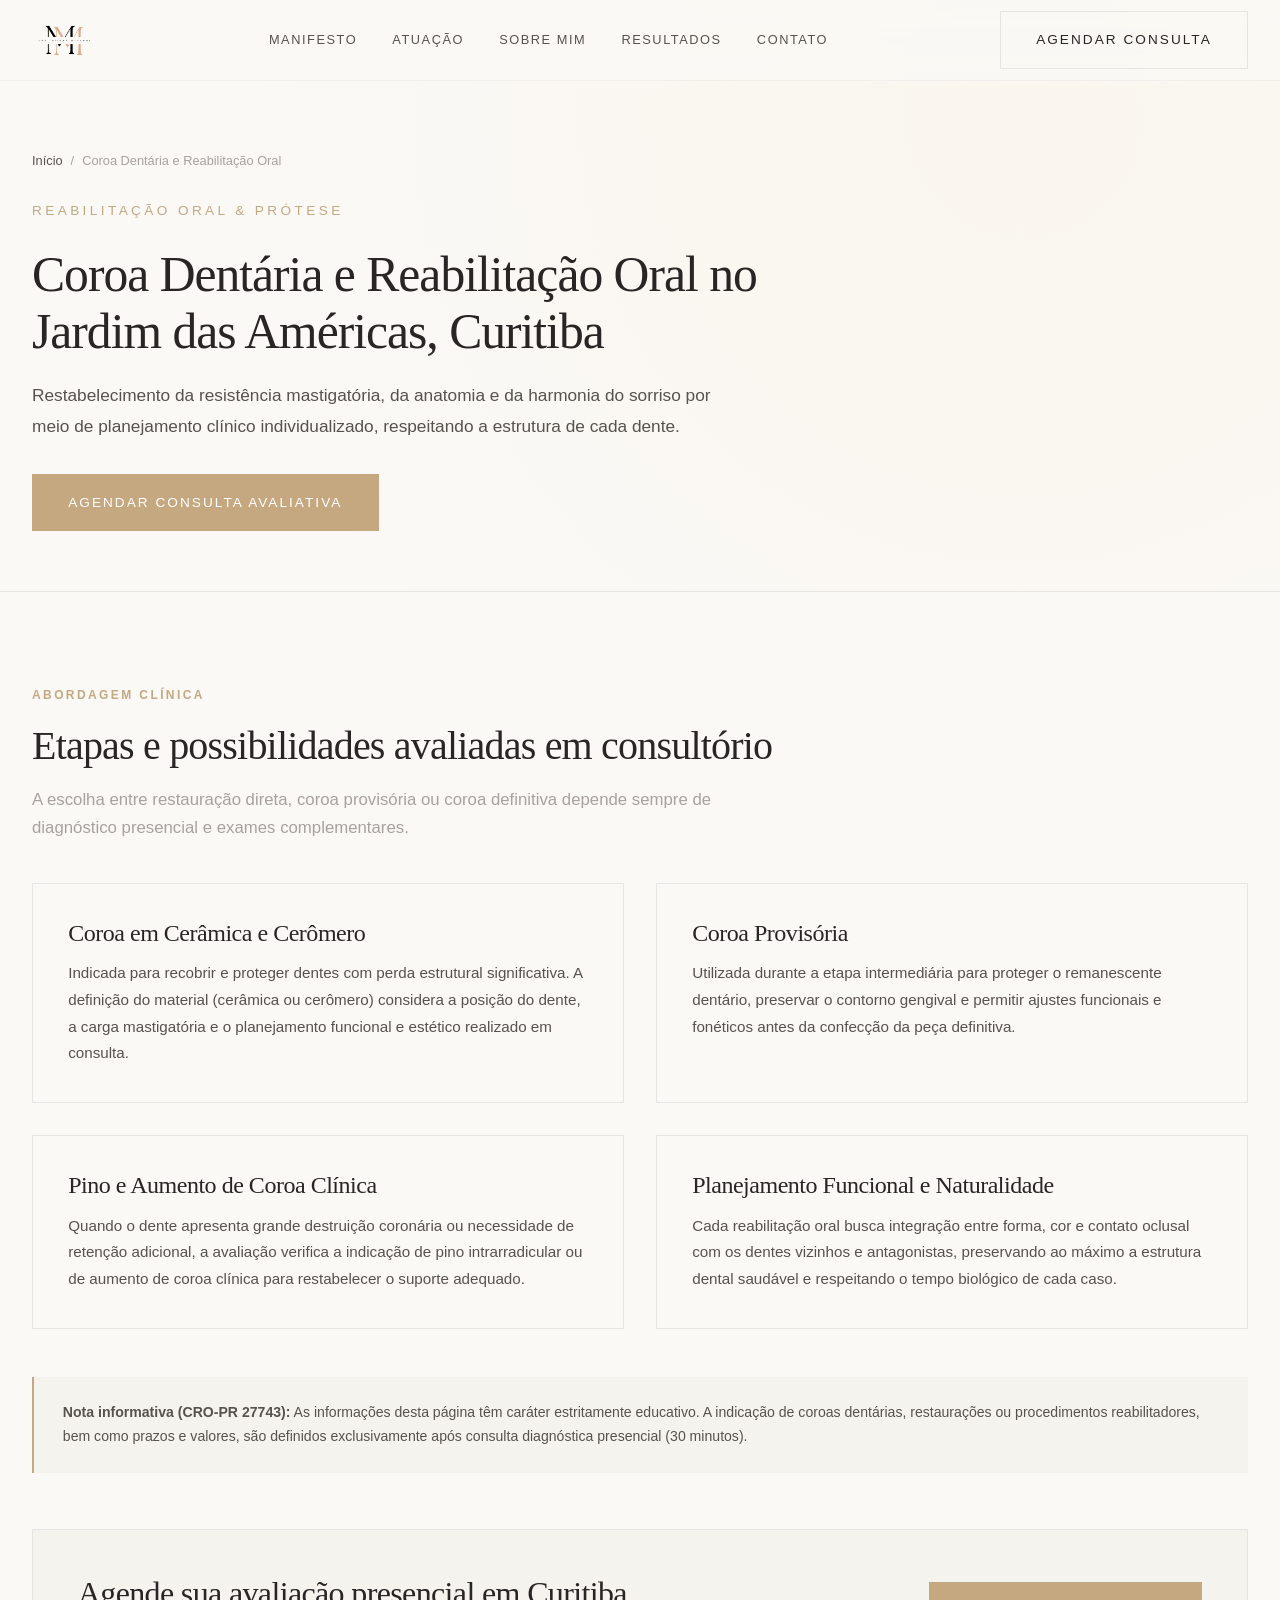
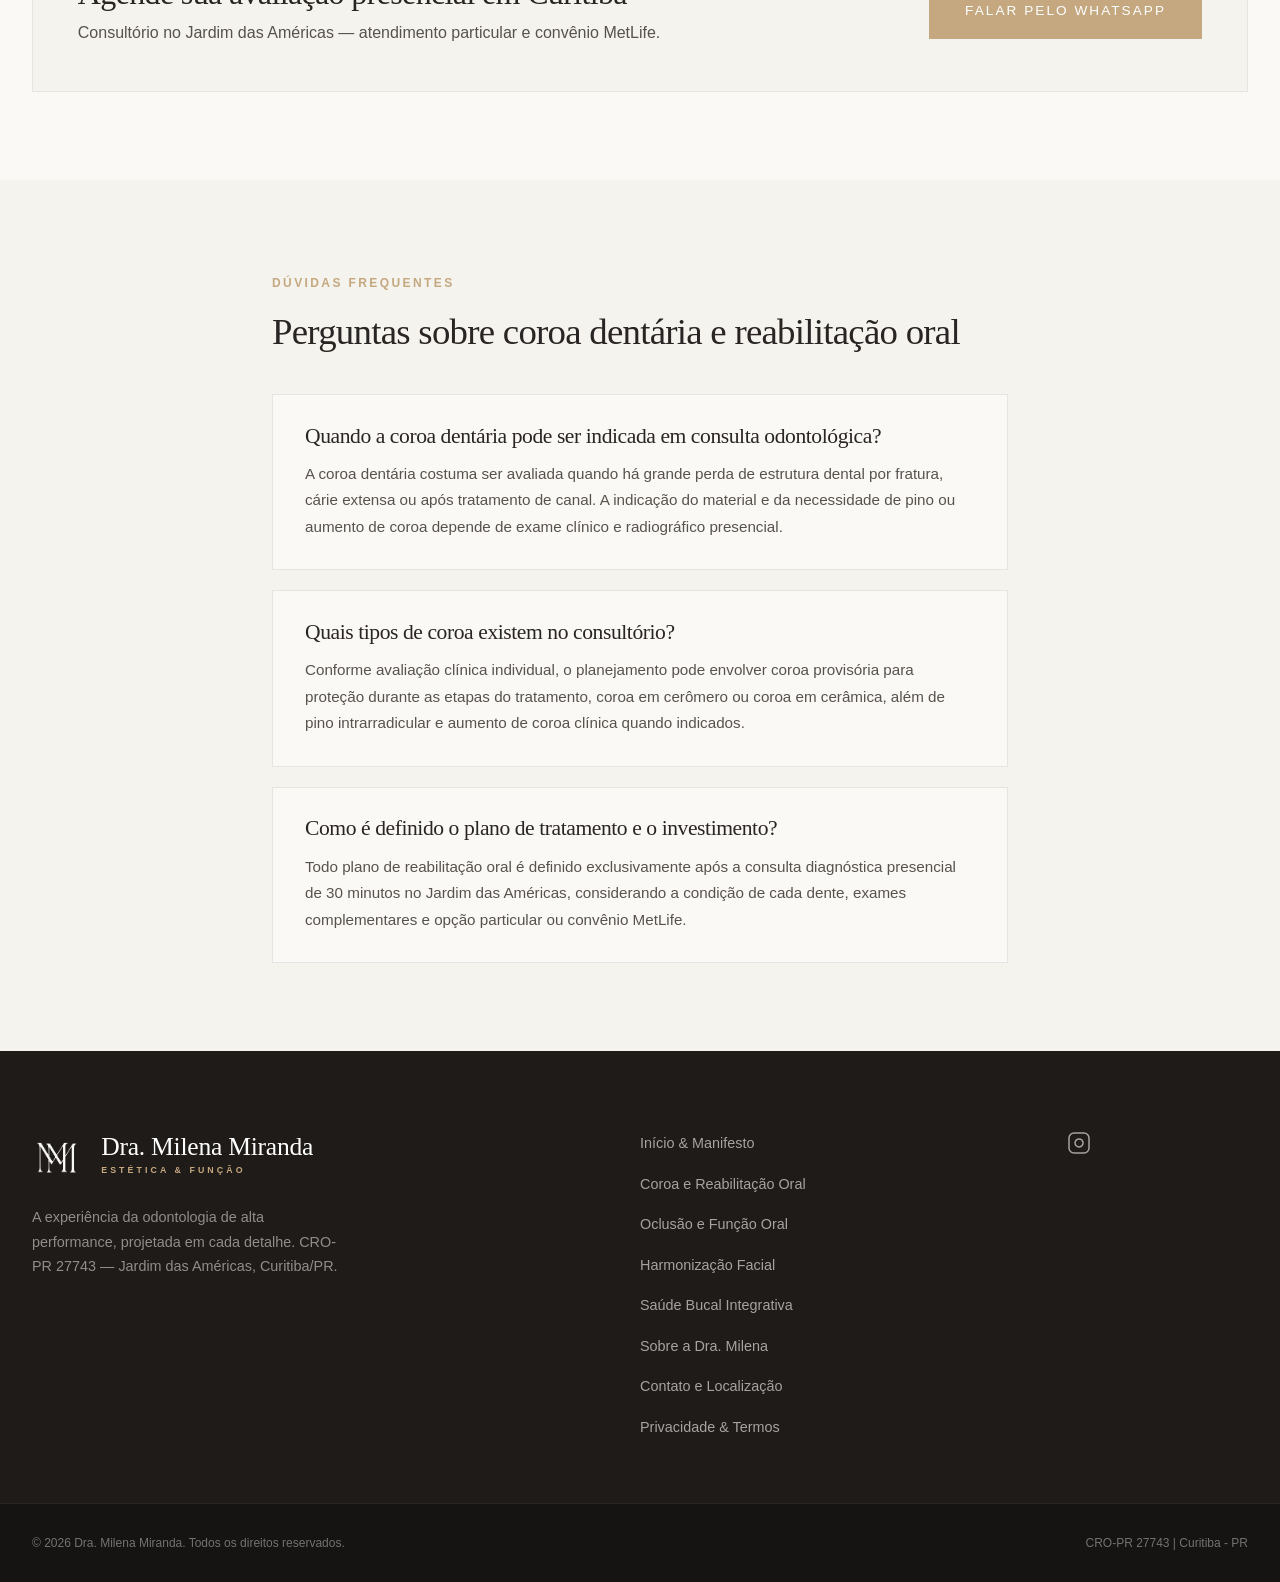
<file: coroa-dentaria-e-reabilitacao-oral-curitiba.html>
<!DOCTYPE html>
<html lang="pt-BR">
<head>
    <meta charset="UTF-8">
    <meta name="viewport" content="width=device-width, initial-scale=1.0">
    <meta http-equiv="Content-Security-Policy" content="default-src 'self' https://fonts.googleapis.com https://fonts.gstatic.com; style-src 'self' 'unsafe-inline' https://fonts.googleapis.com; font-src 'self' https://fonts.gstatic.com; img-src 'self' data: https://mmiranda.odo.br https://*.github.io https://www.google-analytics.com https://www.facebook.com; script-src 'self' 'unsafe-inline' https://static.cloudflareinsights.com https://www.googletagmanager.com https://connect.facebook.net; connect-src 'self' https://www.google-analytics.com https://region1.google-analytics.com https://analytics.google.com https://www.googletagmanager.com https://www.facebook.com; frame-src 'self' https://www.googletagmanager.com;">

    <!-- Consent Mode v2 & Google Tag Manager (GTM-TTW34N3N) -->
    <script>
      window.dataLayer = window.dataLayer || [];
      function gtag(){window.dataLayer.push(arguments);}
      (function(){
        var c = null;
        try { c = localStorage.getItem('cookieConsent'); } catch(e) {}
        var state = c === 'accepted' ? 'granted' : 'denied';
        gtag('consent', 'default', {
          ad_storage: state,
          ad_user_data: state,
          ad_personalization: state,
          analytics_storage: state
        });
        (function(w,d,s,l,i){w[l]=w[l]||[];w[l].push({'gtm.start':
        new Date().getTime(),event:'gtm.js'});var f=d.getElementsByTagName(s)[0],
        j=d.createElement(s),dl=l!='dataLayer'?'&l='+l:'';j.async=true;j.src=
        'https://www.googletagmanager.com/gtm.js?id='+i+dl;f.parentNode.insertBefore(j,f);
        })(window,document,'script','dataLayer','GTM-TTW34N3N');
      })();
    </script>

    <link rel="preconnect" href="https://fonts.googleapis.com">
    <link rel="preconnect" href="https://fonts.gstatic.com" crossorigin>
    <link href="https://fonts.googleapis.com/css2?family=Cormorant+Garamond:ital,wght@0,300;0,400;0,500;0,600;1,300;1,400&family=Plus+Jakarta+Sans:wght@300;400;500;600&display=swap" rel="stylesheet">
    <link rel="stylesheet" href="/style.css?v=2.4">

    <title>Coroa Dentária e Reabilitação Oral em Curitiba | Dra. Milena Miranda</title>
    <meta name="description" content="Informações sobre coroa dentária em cerâmica, cerômero, provisória, pino e reabilitação oral no Jardim das Américas, Curitiba. Atendimento com a Dra. Milena Miranda (CRO-PR 27743).">
    <meta name="robots" content="index, follow, max-image-preview:large, max-snippet:-1">
    <link rel="canonical" href="https://mmiranda.odo.br/coroa-dentaria-e-reabilitacao-oral-curitiba">

    <link rel="icon" type="image/x-icon" href="/favicon.ico">
    <link rel="icon" type="image/png" sizes="32x32" href="/assets/favicon-32x32.png">
    <link rel="icon" type="image/png" sizes="16x16" href="/assets/favicon-16x16.png">
    <link rel="apple-touch-icon" sizes="180x180" href="/assets/apple-touch-icon.png">
    <meta name="theme-color" content="#121212">

    <meta property="og:type" content="website">
    <meta property="og:url" content="https://mmiranda.odo.br/coroa-dentaria-e-reabilitacao-oral-curitiba">
    <meta property="og:title" content="Coroa Dentária e Reabilitação Oral em Curitiba | Dra. Milena Miranda">
    <meta property="og:description" content="Planejamento individualizado para coroas dentárias e reabilitação oral no Jardim das Américas, Curitiba (CRO-PR 27743).">
    <meta property="og:image" content="https://mmiranda.odo.br/assets/hero-dra-milena.jpg">
    <meta property="og:locale" content="pt_BR">
    <meta property="og:site_name" content="Dra. Milena Miranda Odontologia">

    <meta name="twitter:card" content="summary_large_image">
    <meta name="twitter:title" content="Coroa Dentária e Reabilitação Oral em Curitiba | Dra. Milena Miranda">
    <meta name="twitter:description" content="Informações sobre coroas dentárias e reabilitação oral após avaliação presencial no Jardim das Américas, Curitiba.">
    <meta name="twitter:image" content="https://mmiranda.odo.br/assets/hero-dra-milena.jpg">

    <script type="application/ld+json">
    {
      "@context": "https://schema.org",
      "@type": "Dentist",
      "name": "Dra. Milena Miranda - Odontologia",
      "identifier": "CRO-PR 27743",
      "url": "https://mmiranda.odo.br/coroa-dentaria-e-reabilitacao-oral-curitiba",
      "telephone": "+5541997517055",
      "address": {
        "@type": "PostalAddress",
        "streetAddress": "R. Prof. João Doetzer, 334 - 2º andar - Sala 3",
        "addressLocality": "Curitiba",
        "addressRegion": "PR",
        "postalCode": "81540-190",
        "addressCountry": "BR",
        "neighborhood": "Jardim das Américas"
      }
    }
    </script>
    <script type="application/ld+json">
    {
      "@context": "https://schema.org",
      "@type": "BreadcrumbList",
      "itemListElement": [
        {
          "@type": "ListItem",
          "position": 1,
          "name": "Início",
          "item": "https://mmiranda.odo.br/"
        },
        {
          "@type": "ListItem",
          "position": 2,
          "name": "Coroa Dentária e Reabilitação Oral em Curitiba",
          "item": "https://mmiranda.odo.br/coroa-dentaria-e-reabilitacao-oral-curitiba"
        }
      ]
    }
    </script>
    <script type="application/ld+json">
    {
      "@context": "https://schema.org",
      "@type": "FAQPage",
      "mainEntity": [
        {
          "@type": "Question",
          "name": "Quando a coroa dentária pode ser indicada em consulta odontológica?",
          "acceptedAnswer": {
            "@type": "Answer",
            "text": "A coroa dentária costuma ser avaliada quando há grande perda de estrutura dental por fratura, cárie extensa ou após tratamento de canal. A indicação do material e da necessidade de pino ou aumento de coroa depende de exame clínico e radiográfico presencial."
          }
        },
        {
          "@type": "Question",
          "name": "Quais tipos de coroa existem no consultório?",
          "acceptedAnswer": {
            "@type": "Answer",
            "text": "Conforme avaliação clínica individual, o planejamento pode envolver coroa provisória para proteção durante as etapas do tratamento, coroa em cerômero ou coroa em cerâmica, além de pino intrarradicular e aumento de coroa clínica quando indicados."
          }
        },
        {
          "@type": "Question",
          "name": "Como é definido o plano de tratamento e o investimento?",
          "acceptedAnswer": {
            "@type": "Answer",
            "text": "Todo plano de reabilitação oral é definido exclusivamente após a consulta diagnóstica presencial de 30 minutos no Jardim das Américas, considerando a condição de cada dente, exames complementares e opção particular ou convênio MetLife."
          }
        }
      ]
    }
    </script>
</head>
<body>
    <noscript><iframe src="https://www.googletagmanager.com/ns.html?id=GTM-TTW34N3N" height="0" width="0" style="display:none;visibility:hidden"></iframe></noscript>

    <header class="header">
        <div class="container header-container">
            <a href="/" class="logo">
                <img src="/assets/logo.png" alt="Dra. Milena Miranda" class="logo-img">
            </a>

            <nav class="nav">
                <a href="/#manifesto" class="nav-link">Manifesto</a>
                <a href="/#atuacao" class="nav-link">Atuação</a>
                <a href="/dentista-jardim-das-americas-curitiba-dra-milena-miranda" class="nav-link">Sobre mim</a>
                <a href="/#casos" class="nav-link">Resultados</a>
                <a href="/consulta-odontologica-jardim-das-americas-curitiba-contato" class="nav-link">Contato</a>
            </nav>

            <div class="header-cta">
                <a href="/agendar-consulta-odontologica-whatsapp-curitiba" target="_blank" rel="noopener" class="btn btn-outline">Agendar Consulta</a>
            </div>

            <button class="menu-toggle" aria-label="Abrir Menu">
                <span class="bar"></span>
                <span class="bar"></span>
            </button>
        </div>
    </header>

    <div class="mobile-menu">
        <nav class="mobile-nav">
            <a href="/#manifesto" class="mobile-link">Manifesto</a>
            <a href="/#atuacao" class="mobile-link">Atuação</a>
            <a href="/dentista-jardim-das-americas-curitiba-dra-milena-miranda" class="mobile-link">Sobre mim</a>
            <a href="/#casos" class="mobile-link">Resultados</a>
            <a href="/consulta-odontologica-jardim-das-americas-curitiba-contato" class="mobile-link">Contato</a>
            <a href="/agendar-consulta-odontologica-whatsapp-curitiba" target="_blank" rel="noopener" class="btn btn-primary" style="margin-top: 2rem;">Agendar Consulta</a>
        </nav>
    </div>

    <section class="page-hero">
        <div class="container">
            <div class="breadcrumb-bar">
                <a href="/">Início</a>
                <span>/</span>
                <span>Coroa Dentária e Reabilitação Oral</span>
            </div>
            <span class="hero-tag">Reabilitação Oral &amp; Prótese</span>
            <h1 class="page-hero-title">Coroa Dentária e Reabilitação Oral no Jardim das Américas, Curitiba</h1>
            <p class="page-hero-subtitle">
                Restabelecimento da resistência mastigatória, da anatomia e da harmonia do sorriso por meio de planejamento clínico individualizado, respeitando a estrutura de cada dente.
            </p>
            <div class="hero-actions">
                <a href="/agendar-consulta-odontologica-whatsapp-curitiba" target="_blank" rel="noopener" class="btn btn-primary">Agendar Consulta Avaliativa</a>
            </div>
        </div>
    </section>

    <section class="page-content-section">
        <div class="container">
            <div class="section-header" style="margin-bottom: 2.5rem;">
                <span class="section-tag">Abordagem Clínica</span>
                <h2 class="section-title" style="font-size: 2.5rem;">Etapas e possibilidades avaliadas em consultório</h2>
                <p class="section-subtitle" style="margin: 0; max-width: 680px;">
                    A escolha entre restauração direta, coroa provisória ou coroa definitiva depende sempre de diagnóstico presencial e exames complementares.
                </p>
            </div>

            <div class="info-grid">
                <div class="info-box">
                    <h3>Coroa em Cerâmica e Cerômero</h3>
                    <p>
                        Indicada para recobrir e proteger dentes com perda estrutural significativa. A definição do material (cerâmica ou cerômero) considera a posição do dente, a carga mastigatória e o planejamento funcional e estético realizado em consulta.
                    </p>
                </div>
                <div class="info-box">
                    <h3>Coroa Provisória</h3>
                    <p>
                        Utilizada durante a etapa intermediária para proteger o remanescente dentário, preservar o contorno gengival e permitir ajustes funcionais e fonéticos antes da confecção da peça definitiva.
                    </p>
                </div>
                <div class="info-box">
                    <h3>Pino e Aumento de Coroa Clínica</h3>
                    <p>
                        Quando o dente apresenta grande destruição coronária ou necessidade de retenção adicional, a avaliação verifica a indicação de pino intrarradicular ou de aumento de coroa clínica para restabelecer o suporte adequado.
                    </p>
                </div>
                <div class="info-box">
                    <h3>Planejamento Funcional e Naturalidade</h3>
                    <p>
                        Cada reabilitação oral busca integração entre forma, cor e contato oclusal com os dentes vizinhos e antagonistas, preservando ao máximo a estrutura dental saudável e respeitando o tempo biológico de cada caso.
                    </p>
                </div>
            </div>

            <div class="ethical-notice">
                <strong>Nota informativa (CRO-PR 27743):</strong> As informações desta página têm caráter estritamente educativo. A indicação de coroas dentárias, restaurações ou procedimentos reabilitadores, bem como prazos e valores, são definidos exclusivamente após consulta diagnóstica presencial (30 minutos).
            </div>

            <div class="internal-cta-box">
                <div>
                    <h2>Agende sua avaliação presencial em Curitiba</h2>
                    <p>Consultório no Jardim das Américas — atendimento particular e convênio MetLife.</p>
                </div>
                <a href="/agendar-consulta-odontologica-whatsapp-curitiba" target="_blank" rel="noopener" class="btn btn-primary">Falar pelo WhatsApp</a>
            </div>
        </div>
    </section>

    <section class="faq-section">
        <div class="container container-narrow">
            <span class="section-tag">Dúvidas Frequentes</span>
            <h2 class="section-title" style="font-size: 2.3rem;">Perguntas sobre coroa dentária e reabilitação oral</h2>

            <div class="faq-list">
                <div class="faq-item">
                    <h3>Quando a coroa dentária pode ser indicada em consulta odontológica?</h3>
                    <p>
                        A coroa dentária costuma ser avaliada quando há grande perda de estrutura dental por fratura, cárie extensa ou após tratamento de canal. A indicação do material e da necessidade de pino ou aumento de coroa depende de exame clínico e radiográfico presencial.
                    </p>
                </div>
                <div class="faq-item">
                    <h3>Quais tipos de coroa existem no consultório?</h3>
                    <p>
                        Conforme avaliação clínica individual, o planejamento pode envolver coroa provisória para proteção durante as etapas do tratamento, coroa em cerômero ou coroa em cerâmica, além de pino intrarradicular e aumento de coroa clínica quando indicados.
                    </p>
                </div>
                <div class="faq-item">
                    <h3>Como é definido o plano de tratamento e o investimento?</h3>
                    <p>
                        Todo plano de reabilitação oral é definido exclusivamente após a consulta diagnóstica presencial de 30 minutos no Jardim das Américas, considerando a condição de cada dente, exames complementares e opção particular ou convênio MetLife.
                    </p>
                </div>
            </div>
        </div>
    </section>

    <footer class="footer">
        <div class="container footer-container">
            <div class="footer-brand">
                <a href="/" class="logo footer-logo">
                    <img src="/assets/logo-white.png" alt="Dra. Milena Miranda" class="logo-img-white">
                    <div class="logo-text">
                        <span class="logo-name">Dra. Milena Miranda</span>
                        <span class="logo-subtitle">ESTÉTICA & FUNÇÃO</span>
                    </div>
                </a>
                <p class="footer-desc">A experiência da odontologia de alta performance, projetada em cada detalhe. CRO-PR 27743 — Jardim das Américas, Curitiba/PR.</p>
            </div>

            <div class="footer-links">
                <a href="/#manifesto">Início & Manifesto</a>
                <a href="/coroa-dentaria-e-reabilitacao-oral-curitiba">Coroa e Reabilitação Oral</a>
                <a href="/oclusao-e-funcao-oral-curitiba">Oclusão e Função Oral</a>
                <a href="/harmonizacao-facial-odontologica-curitiba">Harmonização Facial</a>
                <a href="/saude-bucal-integrativa-e-prevencao-curitiba">Saúde Bucal Integrativa</a>
                <a href="/dentista-jardim-das-americas-curitiba-dra-milena-miranda">Sobre a Dra. Milena</a>
                <a href="/consulta-odontologica-jardim-das-americas-curitiba-contato">Contato e Localização</a>
                <a href="/politica-de-privacidade-lgpd">Privacidade & Termos</a>
            </div>

            <div class="footer-social">
                <a href="https://www.instagram.com/dra.mmiranda/" target="_blank" rel="noopener noreferrer" aria-label="Instagram">
                    <svg width="24" height="24" viewBox="0 0 24 24" fill="none" stroke="currentColor" stroke-width="1.5">
                        <rect x="2" y="2" width="20" height="20" rx="5" ry="5"/>
                        <path d="M16 11.37A4 4 0 1 1 12.63 8 4 4 0 0 1 16 11.37z"/>
                        <line x1="17.5" y1="6.5" x2="17.51" y2="6.5"/>
                    </svg>
                </a>
            </div>
        </div>
        <div class="footer-bottom">
            <div class="container footer-bottom-container">
                <p>&copy; 2026 Dra. Milena Miranda. Todos os direitos reservados.</p>
                <p>CRO-PR 27743 | Curitiba - PR</p>
            </div>
        </div>
    </footer>

    <div id="cookie-banner" class="cookie-banner">
        <div class="cookie-content">
            <p>Valorizamos a sua privacidade. Usamos cookies para otimizar sua experiência neste site. Ao continuar, você concorda com a nossa <a href="/politica-de-privacidade-lgpd" class="cookie-link">Política de Privacidade</a>.</p>
            <div class="cookie-buttons">
                <button id="cookie-accept" class="btn btn-primary btn-small" style="padding: 0.5rem 1.2rem; font-size: 0.75rem;">Aceitar</button>
                <button id="cookie-reject" class="btn btn-outline btn-small" style="padding: 0.5rem 1.2rem; font-size: 0.75rem; border-color: rgba(255,255,255,0.2); color: rgba(255,255,255,0.7);">Rejeitar</button>
            </div>
        </div>
    </div>

    <script src="/script.js?v=2.4"></script>
</body>
</html>
</file>
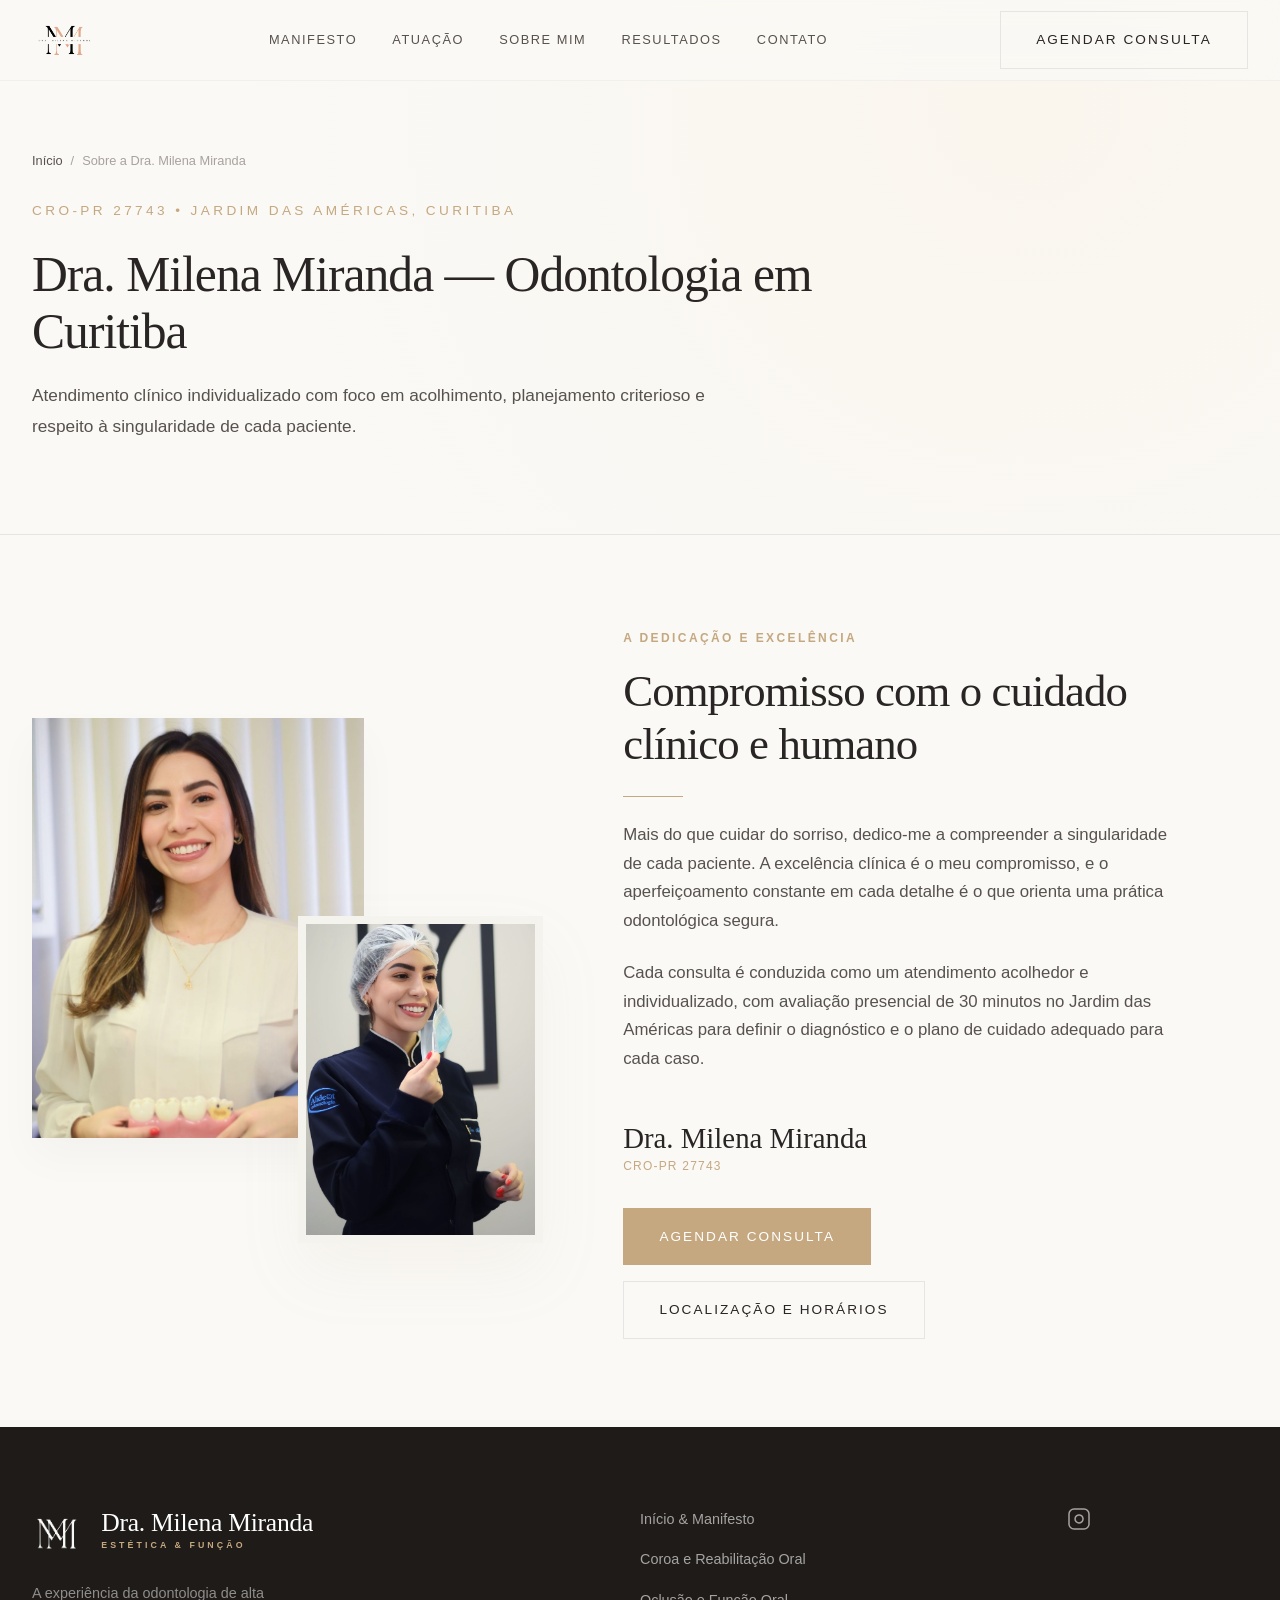
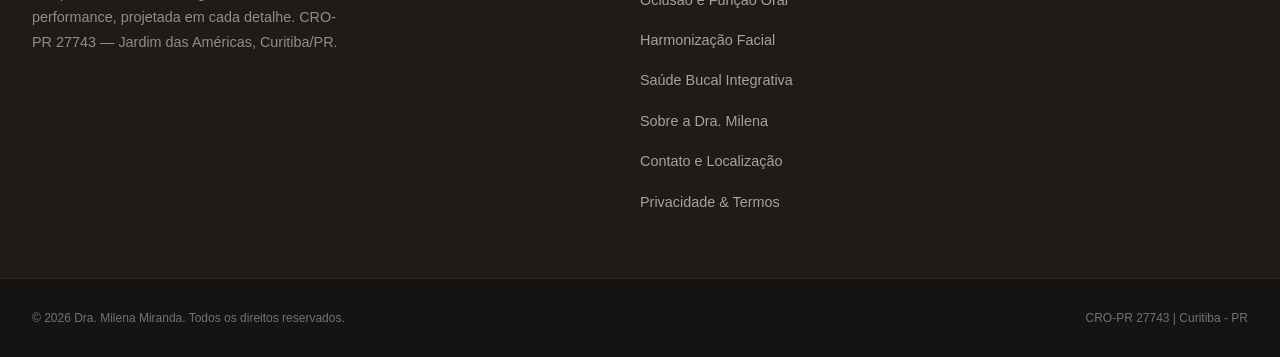
<file: dentista-jardim-das-americas-curitiba-dra-milena-miranda.html>
<!DOCTYPE html>
<html lang="pt-BR">
<head>
    <meta charset="UTF-8">
    <meta name="viewport" content="width=device-width, initial-scale=1.0">
    <meta http-equiv="Content-Security-Policy" content="default-src 'self' https://fonts.googleapis.com https://fonts.gstatic.com; style-src 'self' 'unsafe-inline' https://fonts.googleapis.com; font-src 'self' https://fonts.gstatic.com; img-src 'self' data: https://mmiranda.odo.br https://*.github.io https://www.google-analytics.com https://www.facebook.com; script-src 'self' 'unsafe-inline' https://static.cloudflareinsights.com https://www.googletagmanager.com https://connect.facebook.net; connect-src 'self' https://www.google-analytics.com https://region1.google-analytics.com https://analytics.google.com https://www.googletagmanager.com https://www.facebook.com; frame-src 'self' https://www.googletagmanager.com;">

    <!-- Consent Mode v2 & Google Tag Manager (GTM-TTW34N3N) -->
    <script>
      window.dataLayer = window.dataLayer || [];
      function gtag(){window.dataLayer.push(arguments);}
      (function(){
        var c = null;
        try { c = localStorage.getItem('cookieConsent'); } catch(e) {}
        var state = c === 'accepted' ? 'granted' : 'denied';
        gtag('consent', 'default', {
          ad_storage: state,
          ad_user_data: state,
          ad_personalization: state,
          analytics_storage: state
        });
        (function(w,d,s,l,i){w[l]=w[l]||[];w[l].push({'gtm.start':
        new Date().getTime(),event:'gtm.js'});var f=d.getElementsByTagName(s)[0],
        j=d.createElement(s),dl=l!='dataLayer'?'&l='+l:'';j.async=true;j.src=
        'https://www.googletagmanager.com/gtm.js?id='+i+dl;f.parentNode.insertBefore(j,f);
        })(window,document,'script','dataLayer','GTM-TTW34N3N');
      })();
    </script>

    <link rel="preconnect" href="https://fonts.googleapis.com">
    <link rel="preconnect" href="https://fonts.gstatic.com" crossorigin>
    <link href="https://fonts.googleapis.com/css2?family=Cormorant+Garamond:ital,wght@0,300;0,400;0,500;0,600;1,300;1,400&family=Plus+Jakarta+Sans:wght@300;400;500;600&display=swap" rel="stylesheet">
    <link rel="stylesheet" href="/style.css?v=2.4">

    <title>Dentista no Jardim das Américas em Curitiba | Dra. Milena Miranda (CRO-PR 27743)</title>
    <meta name="description" content="Conheça a Dra. Milena Miranda (CRO-PR 27743) e seu consultório odontológico no Jardim das Américas, Curitiba. Atendimento particular e convênio MetLife.">
    <meta name="robots" content="index, follow, max-image-preview:large, max-snippet:-1">
    <link rel="canonical" href="https://mmiranda.odo.br/dentista-jardim-das-americas-curitiba-dra-milena-miranda">

    <link rel="icon" type="image/x-icon" href="/favicon.ico">
    <link rel="icon" type="image/png" sizes="32x32" href="/assets/favicon-32x32.png">
    <link rel="icon" type="image/png" sizes="16x16" href="/assets/favicon-16x16.png">
    <link rel="apple-touch-icon" sizes="180x180" href="/assets/apple-touch-icon.png">
    <meta name="theme-color" content="#121212">

    <meta property="og:type" content="website">
    <meta property="og:url" content="https://mmiranda.odo.br/dentista-jardim-das-americas-curitiba-dra-milena-miranda">
    <meta property="og:title" content="Dra. Milena Miranda | Dentista no Jardim das Américas, Curitiba">
    <meta property="og:description" content="Sobre a Dra. Milena Miranda (CRO-PR 27743) e a estrutura do consultório odontológico no Jardim das Américas, Curitiba.">
    <meta property="og:image" content="https://mmiranda.odo.br/assets/sobre-dra-milena.jpg">
    <meta property="og:locale" content="pt_BR">
    <meta property="og:site_name" content="Dra. Milena Miranda Odontologia">

    <meta name="twitter:card" content="summary_large_image">
    <meta name="twitter:title" content="Dra. Milena Miranda | Dentista no Jardim das Américas, Curitiba">
    <meta name="twitter:description" content="Sobre a Dra. Milena Miranda (CRO-PR 27743) e atendimento odontológico em Curitiba.">
    <meta name="twitter:image" content="https://mmiranda.odo.br/assets/sobre-dra-milena.jpg">

    <script type="application/ld+json">
    {
      "@context": "https://schema.org",
      "@type": "Dentist",
      "name": "Dra. Milena Miranda - Odontologia",
      "identifier": "CRO-PR 27743",
      "image": "https://mmiranda.odo.br/assets/sobre-dra-milena.jpg",
      "url": "https://mmiranda.odo.br/dentista-jardim-das-americas-curitiba-dra-milena-miranda",
      "telephone": "+5541997517055",
      "address": {
        "@type": "PostalAddress",
        "streetAddress": "R. Prof. João Doetzer, 334 - 2º andar - Sala 3",
        "addressLocality": "Curitiba",
        "addressRegion": "PR",
        "postalCode": "81540-190",
        "addressCountry": "BR",
        "neighborhood": "Jardim das Américas"
      },
      "openingHoursSpecification": [
        {
          "@type": "OpeningHoursSpecification",
          "dayOfWeek": ["Monday", "Wednesday", "Thursday"],
          "opens": "09:00",
          "closes": "18:00"
        }
      ]
    }
    </script>
    <script type="application/ld+json">
    {
      "@context": "https://schema.org",
      "@type": "BreadcrumbList",
      "itemListElement": [
        {
          "@type": "ListItem",
          "position": 1,
          "name": "Início",
          "item": "https://mmiranda.odo.br/"
        },
        {
          "@type": "ListItem",
          "position": 2,
          "name": "Sobre a Dra. Milena Miranda",
          "item": "https://mmiranda.odo.br/dentista-jardim-das-americas-curitiba-dra-milena-miranda"
        }
      ]
    }
    </script>
</head>
<body>
    <noscript><iframe src="https://www.googletagmanager.com/ns.html?id=GTM-TTW34N3N" height="0" width="0" style="display:none;visibility:hidden"></iframe></noscript>

    <header class="header">
        <div class="container header-container">
            <a href="/" class="logo">
                <img src="/assets/logo.png" alt="Dra. Milena Miranda" class="logo-img">
            </a>

            <nav class="nav">
                <a href="/#manifesto" class="nav-link">Manifesto</a>
                <a href="/#atuacao" class="nav-link">Atuação</a>
                <a href="/dentista-jardim-das-americas-curitiba-dra-milena-miranda" class="nav-link">Sobre mim</a>
                <a href="/#casos" class="nav-link">Resultados</a>
                <a href="/consulta-odontologica-jardim-das-americas-curitiba-contato" class="nav-link">Contato</a>
            </nav>

            <div class="header-cta">
                <a href="/agendar-consulta-odontologica-whatsapp-curitiba" target="_blank" rel="noopener" class="btn btn-outline">Agendar Consulta</a>
            </div>

            <button class="menu-toggle" aria-label="Abrir Menu">
                <span class="bar"></span>
                <span class="bar"></span>
            </button>
        </div>
    </header>

    <div class="mobile-menu">
        <nav class="mobile-nav">
            <a href="/#manifesto" class="mobile-link">Manifesto</a>
            <a href="/#atuacao" class="mobile-link">Atuação</a>
            <a href="/dentista-jardim-das-americas-curitiba-dra-milena-miranda" class="mobile-link">Sobre mim</a>
            <a href="/#casos" class="mobile-link">Resultados</a>
            <a href="/consulta-odontologica-jardim-das-americas-curitiba-contato" class="mobile-link">Contato</a>
            <a href="/agendar-consulta-odontologica-whatsapp-curitiba" target="_blank" rel="noopener" class="btn btn-primary" style="margin-top: 2rem;">Agendar Consulta</a>
        </nav>
    </div>

    <section class="page-hero">
        <div class="container">
            <div class="breadcrumb-bar">
                <a href="/">Início</a>
                <span>/</span>
                <span>Sobre a Dra. Milena Miranda</span>
            </div>
            <span class="hero-tag">CRO-PR 27743 • Jardim das Américas, Curitiba</span>
            <h1 class="page-hero-title">Dra. Milena Miranda — Odontologia em Curitiba</h1>
            <p class="page-hero-subtitle">
                Atendimento clínico individualizado com foco em acolhimento, planejamento criterioso e respeito à singularidade de cada paciente.
            </p>
        </div>
    </section>

    <section class="sobre" style="background-color: var(--bg-primary); padding: 5.5rem 0;">
        <div class="container sobre-container">
            <div class="sobre-image-wrapper">
                <img src="/assets/sobre-dra-milena.jpg" alt="Dra. Milena Miranda - Dentista em Curitiba" class="sobre-img-primary">
                <img src="/assets/dra-atendimento.jpg" alt="Dra. Milena Miranda em atendimento odontológico" class="sobre-img-secondary">
            </div>
            <div class="sobre-content">
                <span class="section-tag">A Dedicação e Excelência</span>
                <h2 class="sobre-title">Compromisso com o cuidado clínico e humano</h2>
                <div class="divider-gold" style="margin-left: 0;"></div>
                <p class="sobre-text">
                    Mais do que cuidar do sorriso, dedico-me a compreender a singularidade de cada paciente. A excelência clínica é o meu compromisso, e o aperfeiçoamento constante em cada detalhe é o que orienta uma prática odontológica segura.
                </p>
                <p class="sobre-text">
                    Cada consulta é conduzida como um atendimento acolhedor e individualizado, com avaliação presencial de 30 minutos no Jardim das Américas para definir o diagnóstico e o plano de cuidado adequado para cada caso.
                </p>
                <div class="sobre-signature">
                    <p class="signature-name">Dra. Milena Miranda</p>
                    <p class="signature-crm">CRO-PR 27743</p>
                </div>
                <div style="display: flex; flex-wrap: wrap; gap: 1rem; margin-top: 2rem;">
                    <a href="/agendar-consulta-odontologica-whatsapp-curitiba" target="_blank" rel="noopener" class="btn btn-primary">Agendar Consulta</a>
                    <a href="/consulta-odontologica-jardim-das-americas-curitiba-contato" class="btn btn-outline">Localização e Horários</a>
                </div>
            </div>
        </div>
    </section>

    <footer class="footer">
        <div class="container footer-container">
            <div class="footer-brand">
                <a href="/" class="logo footer-logo">
                    <img src="/assets/logo-white.png" alt="Dra. Milena Miranda" class="logo-img-white">
                    <div class="logo-text">
                        <span class="logo-name">Dra. Milena Miranda</span>
                        <span class="logo-subtitle">ESTÉTICA & FUNÇÃO</span>
                    </div>
                </a>
                <p class="footer-desc">A experiência da odontologia de alta performance, projetada em cada detalhe. CRO-PR 27743 — Jardim das Américas, Curitiba/PR.</p>
            </div>

            <div class="footer-links">
                <a href="/#manifesto">Início & Manifesto</a>
                <a href="/coroa-dentaria-e-reabilitacao-oral-curitiba">Coroa e Reabilitação Oral</a>
                <a href="/oclusao-e-funcao-oral-curitiba">Oclusão e Função Oral</a>
                <a href="/harmonizacao-facial-odontologica-curitiba">Harmonização Facial</a>
                <a href="/saude-bucal-integrativa-e-prevencao-curitiba">Saúde Bucal Integrativa</a>
                <a href="/dentista-jardim-das-americas-curitiba-dra-milena-miranda">Sobre a Dra. Milena</a>
                <a href="/consulta-odontologica-jardim-das-americas-curitiba-contato">Contato e Localização</a>
                <a href="/politica-de-privacidade-lgpd">Privacidade & Termos</a>
            </div>

            <div class="footer-social">
                <a href="https://www.instagram.com/dra.mmiranda/" target="_blank" rel="noopener noreferrer" aria-label="Instagram">
                    <svg width="24" height="24" viewBox="0 0 24 24" fill="none" stroke="currentColor" stroke-width="1.5">
                        <rect x="2" y="2" width="20" height="20" rx="5" ry="5"/>
                        <path d="M16 11.37A4 4 0 1 1 12.63 8 4 4 0 0 1 16 11.37z"/>
                        <line x1="17.5" y1="6.5" x2="17.51" y2="6.5"/>
                    </svg>
                </a>
            </div>
        </div>
        <div class="footer-bottom">
            <div class="container footer-bottom-container">
                <p>&copy; 2026 Dra. Milena Miranda. Todos os direitos reservados.</p>
                <p>CRO-PR 27743 | Curitiba - PR</p>
            </div>
        </div>
    </footer>

    <div id="cookie-banner" class="cookie-banner">
        <div class="cookie-content">
            <p>Valorizamos a sua privacidade. Usamos cookies para otimizar sua experiência neste site. Ao continuar, você concorda com a nossa <a href="/politica-de-privacidade-lgpd" class="cookie-link">Política de Privacidade</a>.</p>
            <div class="cookie-buttons">
                <button id="cookie-accept" class="btn btn-primary btn-small" style="padding: 0.5rem 1.2rem; font-size: 0.75rem;">Aceitar</button>
                <button id="cookie-reject" class="btn btn-outline btn-small" style="padding: 0.5rem 1.2rem; font-size: 0.75rem; border-color: rgba(255,255,255,0.2); color: rgba(255,255,255,0.7);">Rejeitar</button>
            </div>
        </div>
    </div>

    <script src="/script.js?v=2.4"></script>
</body>
</html>
</file>
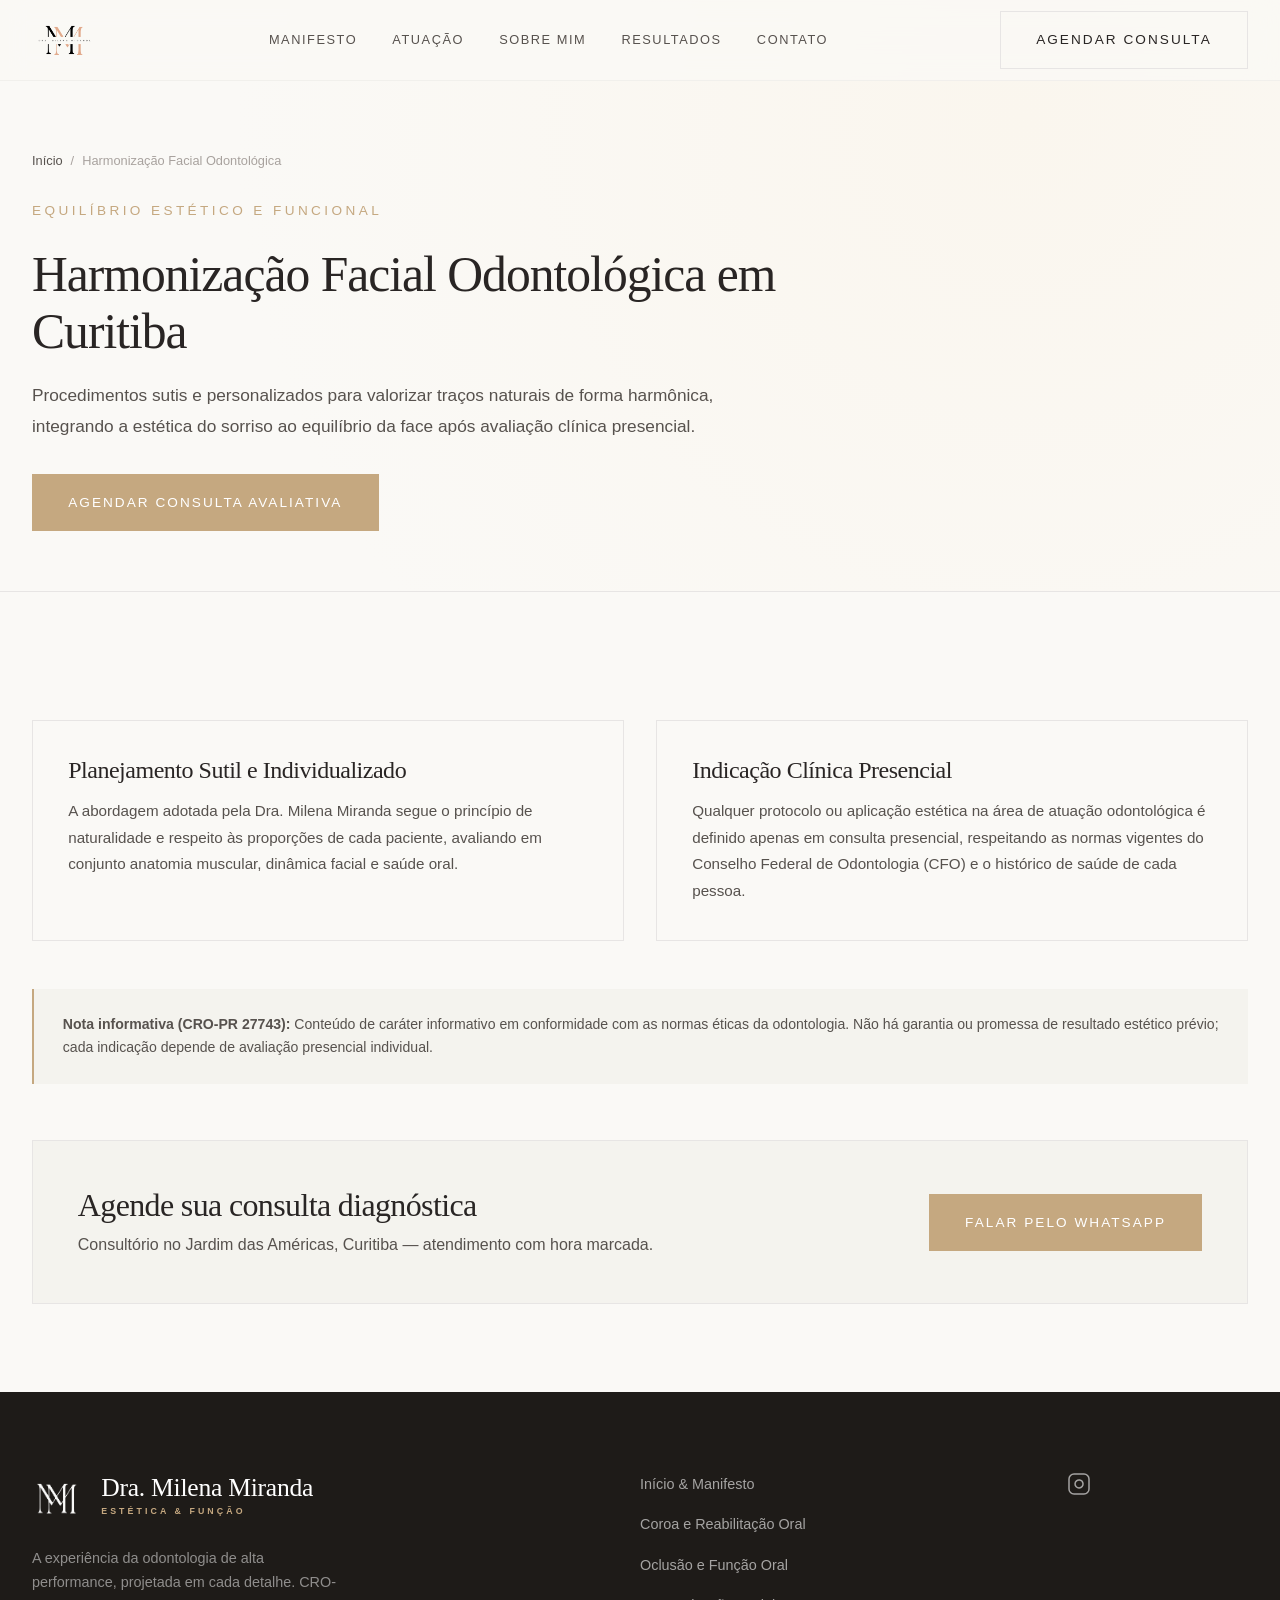
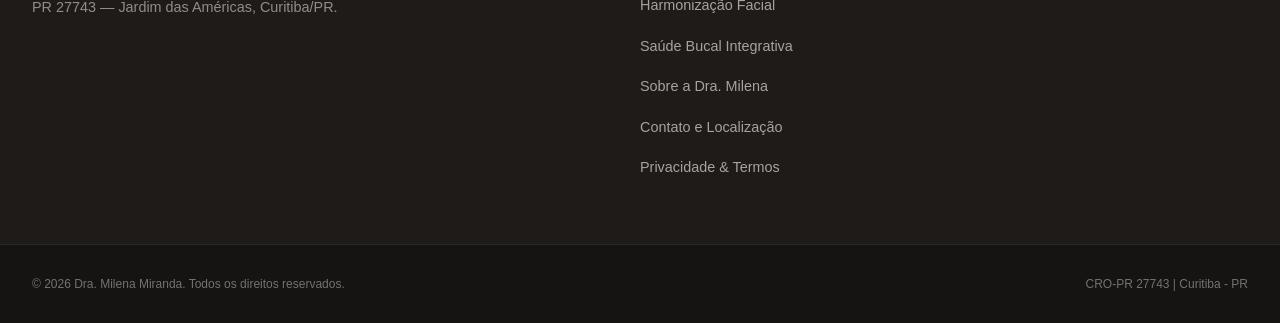
<file: harmonizacao-facial-odontologica-curitiba.html>
<!DOCTYPE html>
<html lang="pt-BR">
<head>
    <meta charset="UTF-8">
    <meta name="viewport" content="width=device-width, initial-scale=1.0">
    <meta http-equiv="Content-Security-Policy" content="default-src 'self' https://fonts.googleapis.com https://fonts.gstatic.com; style-src 'self' 'unsafe-inline' https://fonts.googleapis.com; font-src 'self' https://fonts.gstatic.com; img-src 'self' data: https://mmiranda.odo.br https://*.github.io https://www.google-analytics.com https://www.facebook.com; script-src 'self' 'unsafe-inline' https://static.cloudflareinsights.com https://www.googletagmanager.com https://connect.facebook.net; connect-src 'self' https://www.google-analytics.com https://region1.google-analytics.com https://analytics.google.com https://www.googletagmanager.com https://www.facebook.com; frame-src 'self' https://www.googletagmanager.com;">

    <!-- Consent Mode v2 & Google Tag Manager (GTM-TTW34N3N) -->
    <script>
      window.dataLayer = window.dataLayer || [];
      function gtag(){window.dataLayer.push(arguments);}
      (function(){
        var c = null;
        try { c = localStorage.getItem('cookieConsent'); } catch(e) {}
        var state = c === 'accepted' ? 'granted' : 'denied';
        gtag('consent', 'default', {
          ad_storage: state,
          ad_user_data: state,
          ad_personalization: state,
          analytics_storage: state
        });
        (function(w,d,s,l,i){w[l]=w[l]||[];w[l].push({'gtm.start':
        new Date().getTime(),event:'gtm.js'});var f=d.getElementsByTagName(s)[0],
        j=d.createElement(s),dl=l!='dataLayer'?'&l='+l:'';j.async=true;j.src=
        'https://www.googletagmanager.com/gtm.js?id='+i+dl;f.parentNode.insertBefore(j,f);
        })(window,document,'script','dataLayer','GTM-TTW34N3N');
      })();
    </script>

    <link rel="preconnect" href="https://fonts.googleapis.com">
    <link rel="preconnect" href="https://fonts.gstatic.com" crossorigin>
    <link href="https://fonts.googleapis.com/css2?family=Cormorant+Garamond:ital,wght@0,300;0,400;0,500;0,600;1,300;1,400&family=Plus+Jakarta+Sans:wght@300;400;500;600&display=swap" rel="stylesheet">
    <link rel="stylesheet" href="/style.css?v=2.4">

    <title>Harmonização Facial Odontológica em Curitiba | Dra. Milena Miranda</title>
    <meta name="description" content="Informações sobre harmonização facial odontológica e abordagem individualizada em Curitiba (Jardim das Américas). Dra. Milena Miranda (CRO-PR 27743).">
    <meta name="robots" content="index, follow, max-image-preview:large, max-snippet:-1">
    <link rel="canonical" href="https://mmiranda.odo.br/harmonizacao-facial-odontologica-curitiba">

    <link rel="icon" type="image/x-icon" href="/favicon.ico">
    <link rel="icon" type="image/png" sizes="32x32" href="/assets/favicon-32x32.png">
    <link rel="icon" type="image/png" sizes="16x16" href="/assets/favicon-16x16.png">
    <link rel="apple-touch-icon" sizes="180x180" href="/assets/apple-touch-icon.png">
    <meta name="theme-color" content="#121212">

    <meta property="og:type" content="website">
    <meta property="og:url" content="https://mmiranda.odo.br/harmonizacao-facial-odontologica-curitiba">
    <meta property="og:title" content="Harmonização Facial Odontológica em Curitiba | Dra. Milena Miranda">
    <meta property="og:description" content="Procedimentos sutis e personalizados na área odontológica em Curitiba, definidos exclusivamente após avaliação clínica presencial (CRO-PR 27743).">
    <meta property="og:image" content="https://mmiranda.odo.br/assets/hero-dra-milena.jpg">
    <meta property="og:locale" content="pt_BR">
    <meta property="og:site_name" content="Dra. Milena Miranda Odontologia">

    <meta name="twitter:card" content="summary_large_image">
    <meta name="twitter:title" content="Harmonização Facial Odontológica em Curitiba | Dra. Milena Miranda">
    <meta name="twitter:description" content="Abordagem sutil e individualizada após avaliação clínica presencial no Jardim das Américas, Curitiba.">
    <meta name="twitter:image" content="https://mmiranda.odo.br/assets/hero-dra-milena.jpg">

    <script type="application/ld+json">
    {
      "@context": "https://schema.org",
      "@type": "Dentist",
      "name": "Dra. Milena Miranda - Odontologia",
      "identifier": "CRO-PR 27743",
      "url": "https://mmiranda.odo.br/harmonizacao-facial-odontologica-curitiba",
      "telephone": "+5541997517055",
      "address": {
        "@type": "PostalAddress",
        "streetAddress": "R. Prof. João Doetzer, 334 - 2º andar - Sala 3",
        "addressLocality": "Curitiba",
        "addressRegion": "PR",
        "postalCode": "81540-190",
        "addressCountry": "BR",
        "neighborhood": "Jardim das Américas"
      }
    }
    </script>
    <script type="application/ld+json">
    {
      "@context": "https://schema.org",
      "@type": "BreadcrumbList",
      "itemListElement": [
        {
          "@type": "ListItem",
          "position": 1,
          "name": "Início",
          "item": "https://mmiranda.odo.br/"
        },
        {
          "@type": "ListItem",
          "position": 2,
          "name": "Harmonização Facial Odontológica em Curitiba",
          "item": "https://mmiranda.odo.br/harmonizacao-facial-odontologica-curitiba"
        }
      ]
    }
    </script>
</head>
<body>
    <noscript><iframe src="https://www.googletagmanager.com/ns.html?id=GTM-TTW34N3N" height="0" width="0" style="display:none;visibility:hidden"></iframe></noscript>

    <header class="header">
        <div class="container header-container">
            <a href="/" class="logo">
                <img src="/assets/logo.png" alt="Dra. Milena Miranda" class="logo-img">
            </a>

            <nav class="nav">
                <a href="/#manifesto" class="nav-link">Manifesto</a>
                <a href="/#atuacao" class="nav-link">Atuação</a>
                <a href="/dentista-jardim-das-americas-curitiba-dra-milena-miranda" class="nav-link">Sobre mim</a>
                <a href="/#casos" class="nav-link">Resultados</a>
                <a href="/consulta-odontologica-jardim-das-americas-curitiba-contato" class="nav-link">Contato</a>
            </nav>

            <div class="header-cta">
                <a href="/agendar-consulta-odontologica-whatsapp-curitiba" target="_blank" rel="noopener" class="btn btn-outline">Agendar Consulta</a>
            </div>

            <button class="menu-toggle" aria-label="Abrir Menu">
                <span class="bar"></span>
                <span class="bar"></span>
            </button>
        </div>
    </header>

    <div class="mobile-menu">
        <nav class="mobile-nav">
            <a href="/#manifesto" class="mobile-link">Manifesto</a>
            <a href="/#atuacao" class="mobile-link">Atuação</a>
            <a href="/dentista-jardim-das-americas-curitiba-dra-milena-miranda" class="mobile-link">Sobre mim</a>
            <a href="/#casos" class="mobile-link">Resultados</a>
            <a href="/consulta-odontologica-jardim-das-americas-curitiba-contato" class="mobile-link">Contato</a>
            <a href="/agendar-consulta-odontologica-whatsapp-curitiba" target="_blank" rel="noopener" class="btn btn-primary" style="margin-top: 2rem;">Agendar Consulta</a>
        </nav>
    </div>

    <section class="page-hero">
        <div class="container">
            <div class="breadcrumb-bar">
                <a href="/">Início</a>
                <span>/</span>
                <span>Harmonização Facial Odontológica</span>
            </div>
            <span class="hero-tag">Equilíbrio Estético e Funcional</span>
            <h1 class="page-hero-title">Harmonização Facial Odontológica em Curitiba</h1>
            <p class="page-hero-subtitle">
                Procedimentos sutis e personalizados para valorizar traços naturais de forma harmônica, integrando a estética do sorriso ao equilíbrio da face após avaliação clínica presencial.
            </p>
            <div class="hero-actions">
                <a href="/agendar-consulta-odontologica-whatsapp-curitiba" target="_blank" rel="noopener" class="btn btn-primary">Agendar Consulta Avaliativa</a>
            </div>
        </div>
    </section>

    <section class="page-content-section">
        <div class="container">
            <div class="info-grid">
                <div class="info-box">
                    <h3>Planejamento Sutil e Individualizado</h3>
                    <p>
                        A abordagem adotada pela Dra. Milena Miranda segue o princípio de naturalidade e respeito às proporções de cada paciente, avaliando em conjunto anatomia muscular, dinâmica facial e saúde oral.
                    </p>
                </div>
                <div class="info-box">
                    <h3>Indicação Clínica Presencial</h3>
                    <p>
                        Qualquer protocolo ou aplicação estética na área de atuação odontológica é definido apenas em consulta presencial, respeitando as normas vigentes do Conselho Federal de Odontologia (CFO) e o histórico de saúde de cada pessoa.
                    </p>
                </div>
            </div>

            <div class="ethical-notice">
                <strong>Nota informativa (CRO-PR 27743):</strong> Conteúdo de caráter informativo em conformidade com as normas éticas da odontologia. Não há garantia ou promessa de resultado estético prévio; cada indicação depende de avaliação presencial individual.
            </div>

            <div class="internal-cta-box">
                <div>
                    <h2>Agende sua consulta diagnóstica</h2>
                    <p>Consultório no Jardim das Américas, Curitiba — atendimento com hora marcada.</p>
                </div>
                <a href="/agendar-consulta-odontologica-whatsapp-curitiba" target="_blank" rel="noopener" class="btn btn-primary">Falar pelo WhatsApp</a>
            </div>
        </div>
    </section>

    <footer class="footer">
        <div class="container footer-container">
            <div class="footer-brand">
                <a href="/" class="logo footer-logo">
                    <img src="/assets/logo-white.png" alt="Dra. Milena Miranda" class="logo-img-white">
                    <div class="logo-text">
                        <span class="logo-name">Dra. Milena Miranda</span>
                        <span class="logo-subtitle">ESTÉTICA & FUNÇÃO</span>
                    </div>
                </a>
                <p class="footer-desc">A experiência da odontologia de alta performance, projetada em cada detalhe. CRO-PR 27743 — Jardim das Américas, Curitiba/PR.</p>
            </div>

            <div class="footer-links">
                <a href="/#manifesto">Início & Manifesto</a>
                <a href="/coroa-dentaria-e-reabilitacao-oral-curitiba">Coroa e Reabilitação Oral</a>
                <a href="/oclusao-e-funcao-oral-curitiba">Oclusão e Função Oral</a>
                <a href="/harmonizacao-facial-odontologica-curitiba">Harmonização Facial</a>
                <a href="/saude-bucal-integrativa-e-prevencao-curitiba">Saúde Bucal Integrativa</a>
                <a href="/dentista-jardim-das-americas-curitiba-dra-milena-miranda">Sobre a Dra. Milena</a>
                <a href="/consulta-odontologica-jardim-das-americas-curitiba-contato">Contato e Localização</a>
                <a href="/politica-de-privacidade-lgpd">Privacidade & Termos</a>
            </div>

            <div class="footer-social">
                <a href="https://www.instagram.com/dra.mmiranda/" target="_blank" rel="noopener noreferrer" aria-label="Instagram">
                    <svg width="24" height="24" viewBox="0 0 24 24" fill="none" stroke="currentColor" stroke-width="1.5">
                        <rect x="2" y="2" width="20" height="20" rx="5" ry="5"/>
                        <path d="M16 11.37A4 4 0 1 1 12.63 8 4 4 0 0 1 16 11.37z"/>
                        <line x1="17.5" y1="6.5" x2="17.51" y2="6.5"/>
                    </svg>
                </a>
            </div>
        </div>
        <div class="footer-bottom">
            <div class="container footer-bottom-container">
                <p>&copy; 2026 Dra. Milena Miranda. Todos os direitos reservados.</p>
                <p>CRO-PR 27743 | Curitiba - PR</p>
            </div>
        </div>
    </footer>

    <div id="cookie-banner" class="cookie-banner">
        <div class="cookie-content">
            <p>Valorizamos a sua privacidade. Usamos cookies para otimizar sua experiência neste site. Ao continuar, você concorda com a nossa <a href="/politica-de-privacidade-lgpd" class="cookie-link">Política de Privacidade</a>.</p>
            <div class="cookie-buttons">
                <button id="cookie-accept" class="btn btn-primary btn-small" style="padding: 0.5rem 1.2rem; font-size: 0.75rem;">Aceitar</button>
                <button id="cookie-reject" class="btn btn-outline btn-small" style="padding: 0.5rem 1.2rem; font-size: 0.75rem; border-color: rgba(255,255,255,0.2); color: rgba(255,255,255,0.7);">Rejeitar</button>
            </div>
        </div>
    </div>

    <script src="/script.js?v=2.4"></script>
</body>
</html>
</file>
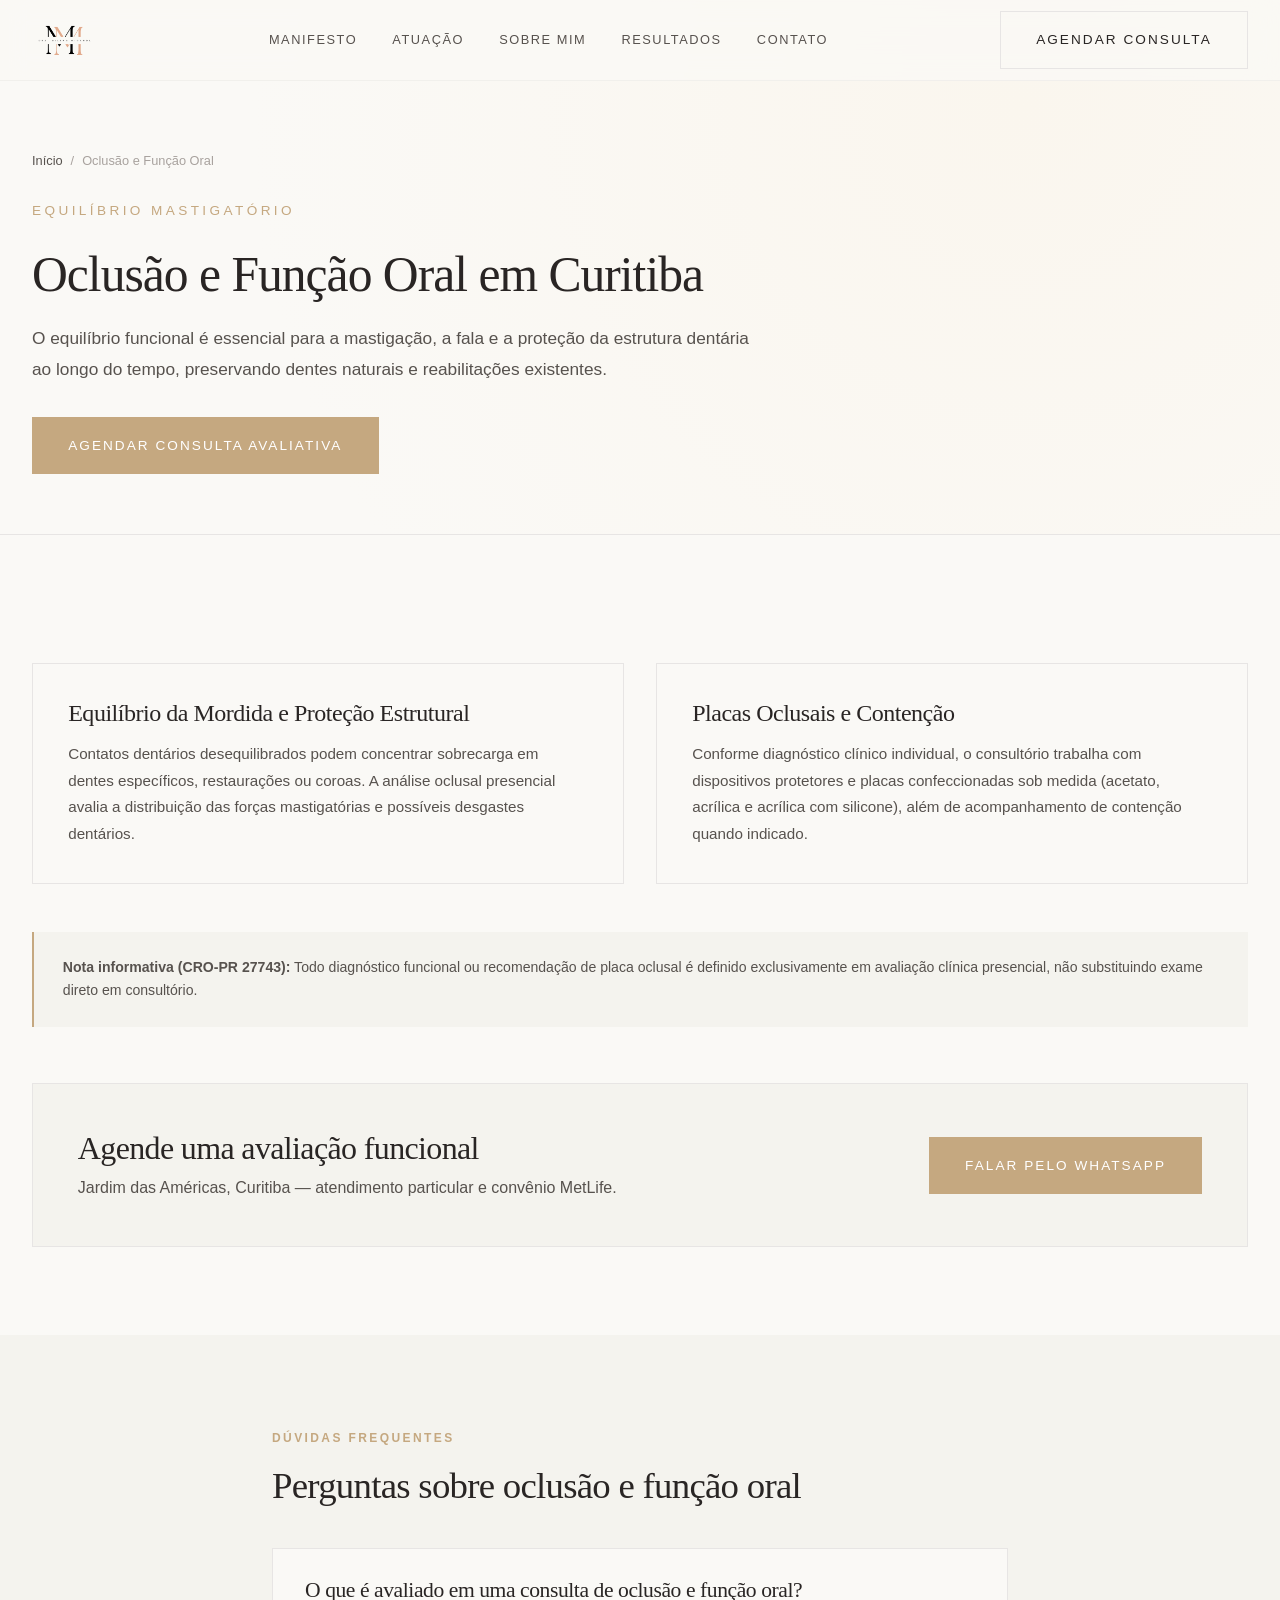
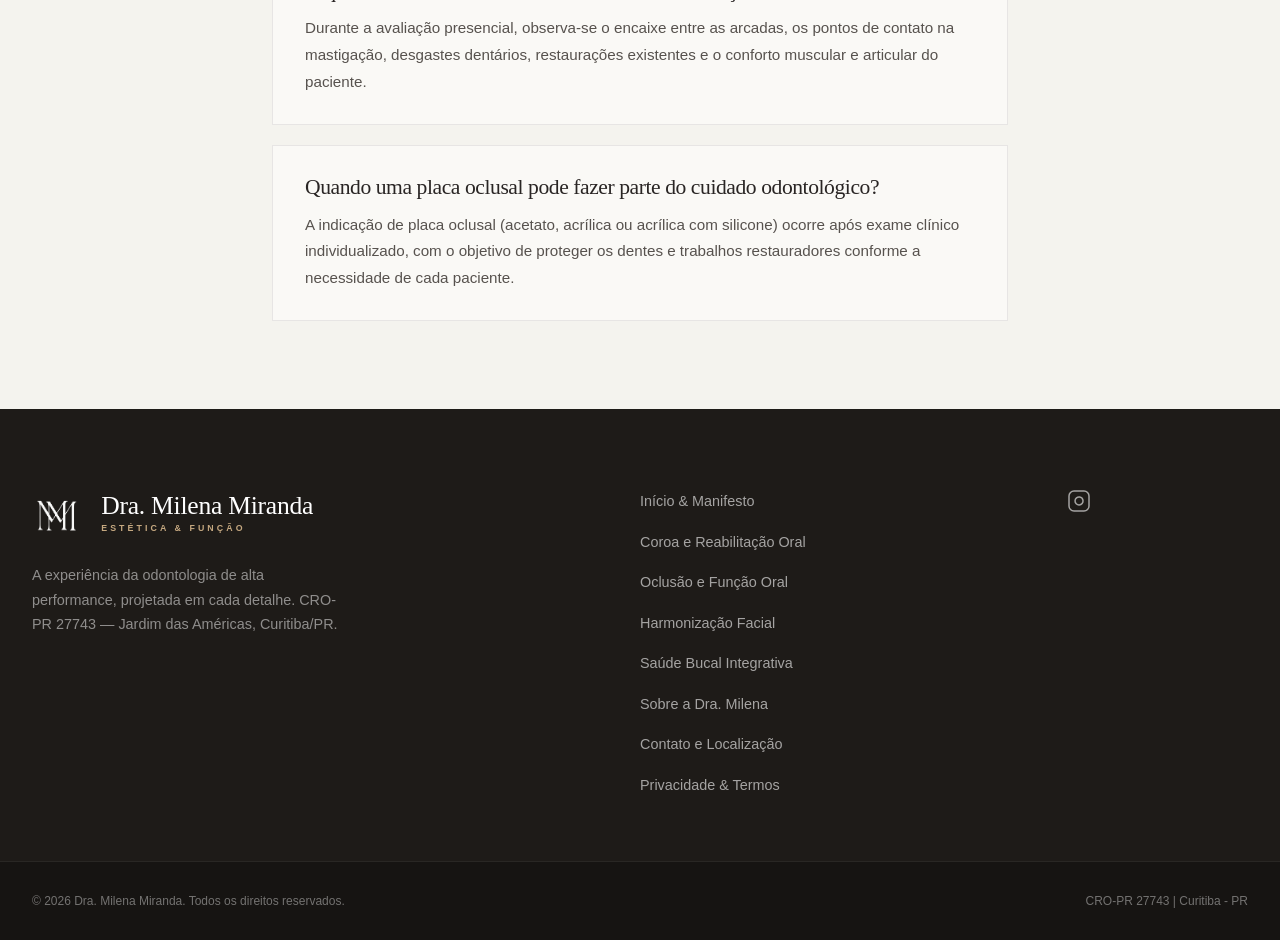
<file: oclusao-e-funcao-oral-curitiba.html>
<!DOCTYPE html>
<html lang="pt-BR">
<head>
    <meta charset="UTF-8">
    <meta name="viewport" content="width=device-width, initial-scale=1.0">
    <meta http-equiv="Content-Security-Policy" content="default-src 'self' https://fonts.googleapis.com https://fonts.gstatic.com; style-src 'self' 'unsafe-inline' https://fonts.googleapis.com; font-src 'self' https://fonts.gstatic.com; img-src 'self' data: https://mmiranda.odo.br https://*.github.io https://www.google-analytics.com https://www.facebook.com; script-src 'self' 'unsafe-inline' https://static.cloudflareinsights.com https://www.googletagmanager.com https://connect.facebook.net; connect-src 'self' https://www.google-analytics.com https://region1.google-analytics.com https://analytics.google.com https://www.googletagmanager.com https://www.facebook.com; frame-src 'self' https://www.googletagmanager.com;">

    <!-- Consent Mode v2 & Google Tag Manager (GTM-TTW34N3N) -->
    <script>
      window.dataLayer = window.dataLayer || [];
      function gtag(){window.dataLayer.push(arguments);}
      (function(){
        var c = null;
        try { c = localStorage.getItem('cookieConsent'); } catch(e) {}
        var state = c === 'accepted' ? 'granted' : 'denied';
        gtag('consent', 'default', {
          ad_storage: state,
          ad_user_data: state,
          ad_personalization: state,
          analytics_storage: state
        });
        (function(w,d,s,l,i){w[l]=w[l]||[];w[l].push({'gtm.start':
        new Date().getTime(),event:'gtm.js'});var f=d.getElementsByTagName(s)[0],
        j=d.createElement(s),dl=l!='dataLayer'?'&l='+l:'';j.async=true;j.src=
        'https://www.googletagmanager.com/gtm.js?id='+i+dl;f.parentNode.insertBefore(j,f);
        })(window,document,'script','dataLayer','GTM-TTW34N3N');
      })();
    </script>

    <link rel="preconnect" href="https://fonts.googleapis.com">
    <link rel="preconnect" href="https://fonts.gstatic.com" crossorigin>
    <link href="https://fonts.googleapis.com/css2?family=Cormorant+Garamond:ital,wght@0,300;0,400;0,500;0,600;1,300;1,400&family=Plus+Jakarta+Sans:wght@300;400;500;600&display=swap" rel="stylesheet">
    <link rel="stylesheet" href="/style.css?v=2.4">

    <title>Oclusão e Função Oral em Curitiba | Dra. Milena Miranda</title>
    <meta name="description" content="Avaliação de oclusão, equilíbrio mastigatório, proteção dentária e placas oclusais no Jardim das Américas, Curitiba. Dra. Milena Miranda (CRO-PR 27743).">
    <meta name="robots" content="index, follow, max-image-preview:large, max-snippet:-1">
    <link rel="canonical" href="https://mmiranda.odo.br/oclusao-e-funcao-oral-curitiba">

    <link rel="icon" type="image/x-icon" href="/favicon.ico">
    <link rel="icon" type="image/png" sizes="32x32" href="/assets/favicon-32x32.png">
    <link rel="icon" type="image/png" sizes="16x16" href="/assets/favicon-16x16.png">
    <link rel="apple-touch-icon" sizes="180x180" href="/assets/apple-touch-icon.png">
    <meta name="theme-color" content="#121212">

    <meta property="og:type" content="website">
    <meta property="og:url" content="https://mmiranda.odo.br/oclusao-e-funcao-oral-curitiba">
    <meta property="og:title" content="Oclusão e Função Oral em Curitiba | Dra. Milena Miranda">
    <meta property="og:description" content="Equilíbrio mastigatório, proteção da estrutura dentária e placas oclusais sob avaliação presencial no Jardim das Américas, Curitiba.">
    <meta property="og:image" content="https://mmiranda.odo.br/assets/hero-dra-milena.jpg">
    <meta property="og:locale" content="pt_BR">
    <meta property="og:site_name" content="Dra. Milena Miranda Odontologia">

    <meta name="twitter:card" content="summary_large_image">
    <meta name="twitter:title" content="Oclusão e Função Oral em Curitiba | Dra. Milena Miranda">
    <meta name="twitter:description" content="Avaliação de oclusão, função oral e placas oclusais em Curitiba (CRO-PR 27743).">
    <meta name="twitter:image" content="https://mmiranda.odo.br/assets/hero-dra-milena.jpg">

    <script type="application/ld+json">
    {
      "@context": "https://schema.org",
      "@type": "Dentist",
      "name": "Dra. Milena Miranda - Odontologia",
      "identifier": "CRO-PR 27743",
      "url": "https://mmiranda.odo.br/oclusao-e-funcao-oral-curitiba",
      "telephone": "+5541997517055",
      "address": {
        "@type": "PostalAddress",
        "streetAddress": "R. Prof. João Doetzer, 334 - 2º andar - Sala 3",
        "addressLocality": "Curitiba",
        "addressRegion": "PR",
        "postalCode": "81540-190",
        "addressCountry": "BR",
        "neighborhood": "Jardim das Américas"
      }
    }
    </script>
    <script type="application/ld+json">
    {
      "@context": "https://schema.org",
      "@type": "BreadcrumbList",
      "itemListElement": [
        {
          "@type": "ListItem",
          "position": 1,
          "name": "Início",
          "item": "https://mmiranda.odo.br/"
        },
        {
          "@type": "ListItem",
          "position": 2,
          "name": "Oclusão e Função Oral em Curitiba",
          "item": "https://mmiranda.odo.br/oclusao-e-funcao-oral-curitiba"
        }
      ]
    }
    </script>
    <script type="application/ld+json">
    {
      "@context": "https://schema.org",
      "@type": "FAQPage",
      "mainEntity": [
        {
          "@type": "Question",
          "name": "O que é avaliado em uma consulta de oclusão e função oral?",
          "acceptedAnswer": {
            "@type": "Answer",
            "text": "Durante a avaliação presencial, observa-se o encaixe entre as arcadas, os pontos de contato na mastigação, desgastes dentários, restaurações existentes e o conforto muscular e articular do paciente."
          }
        },
        {
          "@type": "Question",
          "name": "Quando uma placa oclusal pode fazer parte do cuidado odontológico?",
          "acceptedAnswer": {
            "@type": "Answer",
            "text": "A indicação de placa oclusal (acetato, acrílica ou acrílica com silicone) ocorre após exame clínico individualizado, com o objetivo de proteger os dentes e trabalhos restauradores conforme a necessidade de cada paciente."
          }
        }
      ]
    }
    </script>
</head>
<body>
    <noscript><iframe src="https://www.googletagmanager.com/ns.html?id=GTM-TTW34N3N" height="0" width="0" style="display:none;visibility:hidden"></iframe></noscript>

    <header class="header">
        <div class="container header-container">
            <a href="/" class="logo">
                <img src="/assets/logo.png" alt="Dra. Milena Miranda" class="logo-img">
            </a>

            <nav class="nav">
                <a href="/#manifesto" class="nav-link">Manifesto</a>
                <a href="/#atuacao" class="nav-link">Atuação</a>
                <a href="/dentista-jardim-das-americas-curitiba-dra-milena-miranda" class="nav-link">Sobre mim</a>
                <a href="/#casos" class="nav-link">Resultados</a>
                <a href="/consulta-odontologica-jardim-das-americas-curitiba-contato" class="nav-link">Contato</a>
            </nav>

            <div class="header-cta">
                <a href="/agendar-consulta-odontologica-whatsapp-curitiba" target="_blank" rel="noopener" class="btn btn-outline">Agendar Consulta</a>
            </div>

            <button class="menu-toggle" aria-label="Abrir Menu">
                <span class="bar"></span>
                <span class="bar"></span>
            </button>
        </div>
    </header>

    <div class="mobile-menu">
        <nav class="mobile-nav">
            <a href="/#manifesto" class="mobile-link">Manifesto</a>
            <a href="/#atuacao" class="mobile-link">Atuação</a>
            <a href="/dentista-jardim-das-americas-curitiba-dra-milena-miranda" class="mobile-link">Sobre mim</a>
            <a href="/#casos" class="mobile-link">Resultados</a>
            <a href="/consulta-odontologica-jardim-das-americas-curitiba-contato" class="mobile-link">Contato</a>
            <a href="/agendar-consulta-odontologica-whatsapp-curitiba" target="_blank" rel="noopener" class="btn btn-primary" style="margin-top: 2rem;">Agendar Consulta</a>
        </nav>
    </div>

    <section class="page-hero">
        <div class="container">
            <div class="breadcrumb-bar">
                <a href="/">Início</a>
                <span>/</span>
                <span>Oclusão e Função Oral</span>
            </div>
            <span class="hero-tag">Equilíbrio Mastigatório</span>
            <h1 class="page-hero-title">Oclusão e Função Oral em Curitiba</h1>
            <p class="page-hero-subtitle">
                O equilíbrio funcional é essencial para a mastigação, a fala e a proteção da estrutura dentária ao longo do tempo, preservando dentes naturais e reabilitações existentes.
            </p>
            <div class="hero-actions">
                <a href="/agendar-consulta-odontologica-whatsapp-curitiba" target="_blank" rel="noopener" class="btn btn-primary">Agendar Consulta Avaliativa</a>
            </div>
        </div>
    </section>

    <section class="page-content-section">
        <div class="container">
            <div class="info-grid">
                <div class="info-box">
                    <h3>Equilíbrio da Mordida e Proteção Estrutural</h3>
                    <p>
                        Contatos dentários desequilibrados podem concentrar sobrecarga em dentes específicos, restaurações ou coroas. A análise oclusal presencial avalia a distribuição das forças mastigatórias e possíveis desgastes dentários.
                    </p>
                </div>
                <div class="info-box">
                    <h3>Placas Oclusais e Contenção</h3>
                    <p>
                        Conforme diagnóstico clínico individual, o consultório trabalha com dispositivos protetores e placas confeccionadas sob medida (acetato, acrílica e acrílica com silicone), além de acompanhamento de contenção quando indicado.
                    </p>
                </div>
            </div>

            <div class="ethical-notice">
                <strong>Nota informativa (CRO-PR 27743):</strong> Todo diagnóstico funcional ou recomendação de placa oclusal é definido exclusivamente em avaliação clínica presencial, não substituindo exame direto em consultório.
            </div>

            <div class="internal-cta-box">
                <div>
                    <h2>Agende uma avaliação funcional</h2>
                    <p>Jardim das Américas, Curitiba — atendimento particular e convênio MetLife.</p>
                </div>
                <a href="/agendar-consulta-odontologica-whatsapp-curitiba" target="_blank" rel="noopener" class="btn btn-primary">Falar pelo WhatsApp</a>
            </div>
        </div>
    </section>

    <section class="faq-section">
        <div class="container container-narrow">
            <span class="section-tag">Dúvidas Frequentes</span>
            <h2 class="section-title" style="font-size: 2.3rem;">Perguntas sobre oclusão e função oral</h2>

            <div class="faq-list">
                <div class="faq-item">
                    <h3>O que é avaliado em uma consulta de oclusão e função oral?</h3>
                    <p>
                        Durante a avaliação presencial, observa-se o encaixe entre as arcadas, os pontos de contato na mastigação, desgastes dentários, restaurações existentes e o conforto muscular e articular do paciente.
                    </p>
                </div>
                <div class="faq-item">
                    <h3>Quando uma placa oclusal pode fazer parte do cuidado odontológico?</h3>
                    <p>
                        A indicação de placa oclusal (acetato, acrílica ou acrílica com silicone) ocorre após exame clínico individualizado, com o objetivo de proteger os dentes e trabalhos restauradores conforme a necessidade de cada paciente.
                    </p>
                </div>
            </div>
        </div>
    </section>

    <footer class="footer">
        <div class="container footer-container">
            <div class="footer-brand">
                <a href="/" class="logo footer-logo">
                    <img src="/assets/logo-white.png" alt="Dra. Milena Miranda" class="logo-img-white">
                    <div class="logo-text">
                        <span class="logo-name">Dra. Milena Miranda</span>
                        <span class="logo-subtitle">ESTÉTICA & FUNÇÃO</span>
                    </div>
                </a>
                <p class="footer-desc">A experiência da odontologia de alta performance, projetada em cada detalhe. CRO-PR 27743 — Jardim das Américas, Curitiba/PR.</p>
            </div>

            <div class="footer-links">
                <a href="/#manifesto">Início & Manifesto</a>
                <a href="/coroa-dentaria-e-reabilitacao-oral-curitiba">Coroa e Reabilitação Oral</a>
                <a href="/oclusao-e-funcao-oral-curitiba">Oclusão e Função Oral</a>
                <a href="/harmonizacao-facial-odontologica-curitiba">Harmonização Facial</a>
                <a href="/saude-bucal-integrativa-e-prevencao-curitiba">Saúde Bucal Integrativa</a>
                <a href="/dentista-jardim-das-americas-curitiba-dra-milena-miranda">Sobre a Dra. Milena</a>
                <a href="/consulta-odontologica-jardim-das-americas-curitiba-contato">Contato e Localização</a>
                <a href="/politica-de-privacidade-lgpd">Privacidade & Termos</a>
            </div>

            <div class="footer-social">
                <a href="https://www.instagram.com/dra.mmiranda/" target="_blank" rel="noopener noreferrer" aria-label="Instagram">
                    <svg width="24" height="24" viewBox="0 0 24 24" fill="none" stroke="currentColor" stroke-width="1.5">
                        <rect x="2" y="2" width="20" height="20" rx="5" ry="5"/>
                        <path d="M16 11.37A4 4 0 1 1 12.63 8 4 4 0 0 1 16 11.37z"/>
                        <line x1="17.5" y1="6.5" x2="17.51" y2="6.5"/>
                    </svg>
                </a>
            </div>
        </div>
        <div class="footer-bottom">
            <div class="container footer-bottom-container">
                <p>&copy; 2026 Dra. Milena Miranda. Todos os direitos reservados.</p>
                <p>CRO-PR 27743 | Curitiba - PR</p>
            </div>
        </div>
    </footer>

    <div id="cookie-banner" class="cookie-banner">
        <div class="cookie-content">
            <p>Valorizamos a sua privacidade. Usamos cookies para otimizar sua experiência neste site. Ao continuar, você concorda com a nossa <a href="/politica-de-privacidade-lgpd" class="cookie-link">Política de Privacidade</a>.</p>
            <div class="cookie-buttons">
                <button id="cookie-accept" class="btn btn-primary btn-small" style="padding: 0.5rem 1.2rem; font-size: 0.75rem;">Aceitar</button>
                <button id="cookie-reject" class="btn btn-outline btn-small" style="padding: 0.5rem 1.2rem; font-size: 0.75rem; border-color: rgba(255,255,255,0.2); color: rgba(255,255,255,0.7);">Rejeitar</button>
            </div>
        </div>
    </div>

    <script src="/script.js?v=2.4"></script>
</body>
</html>
</file>
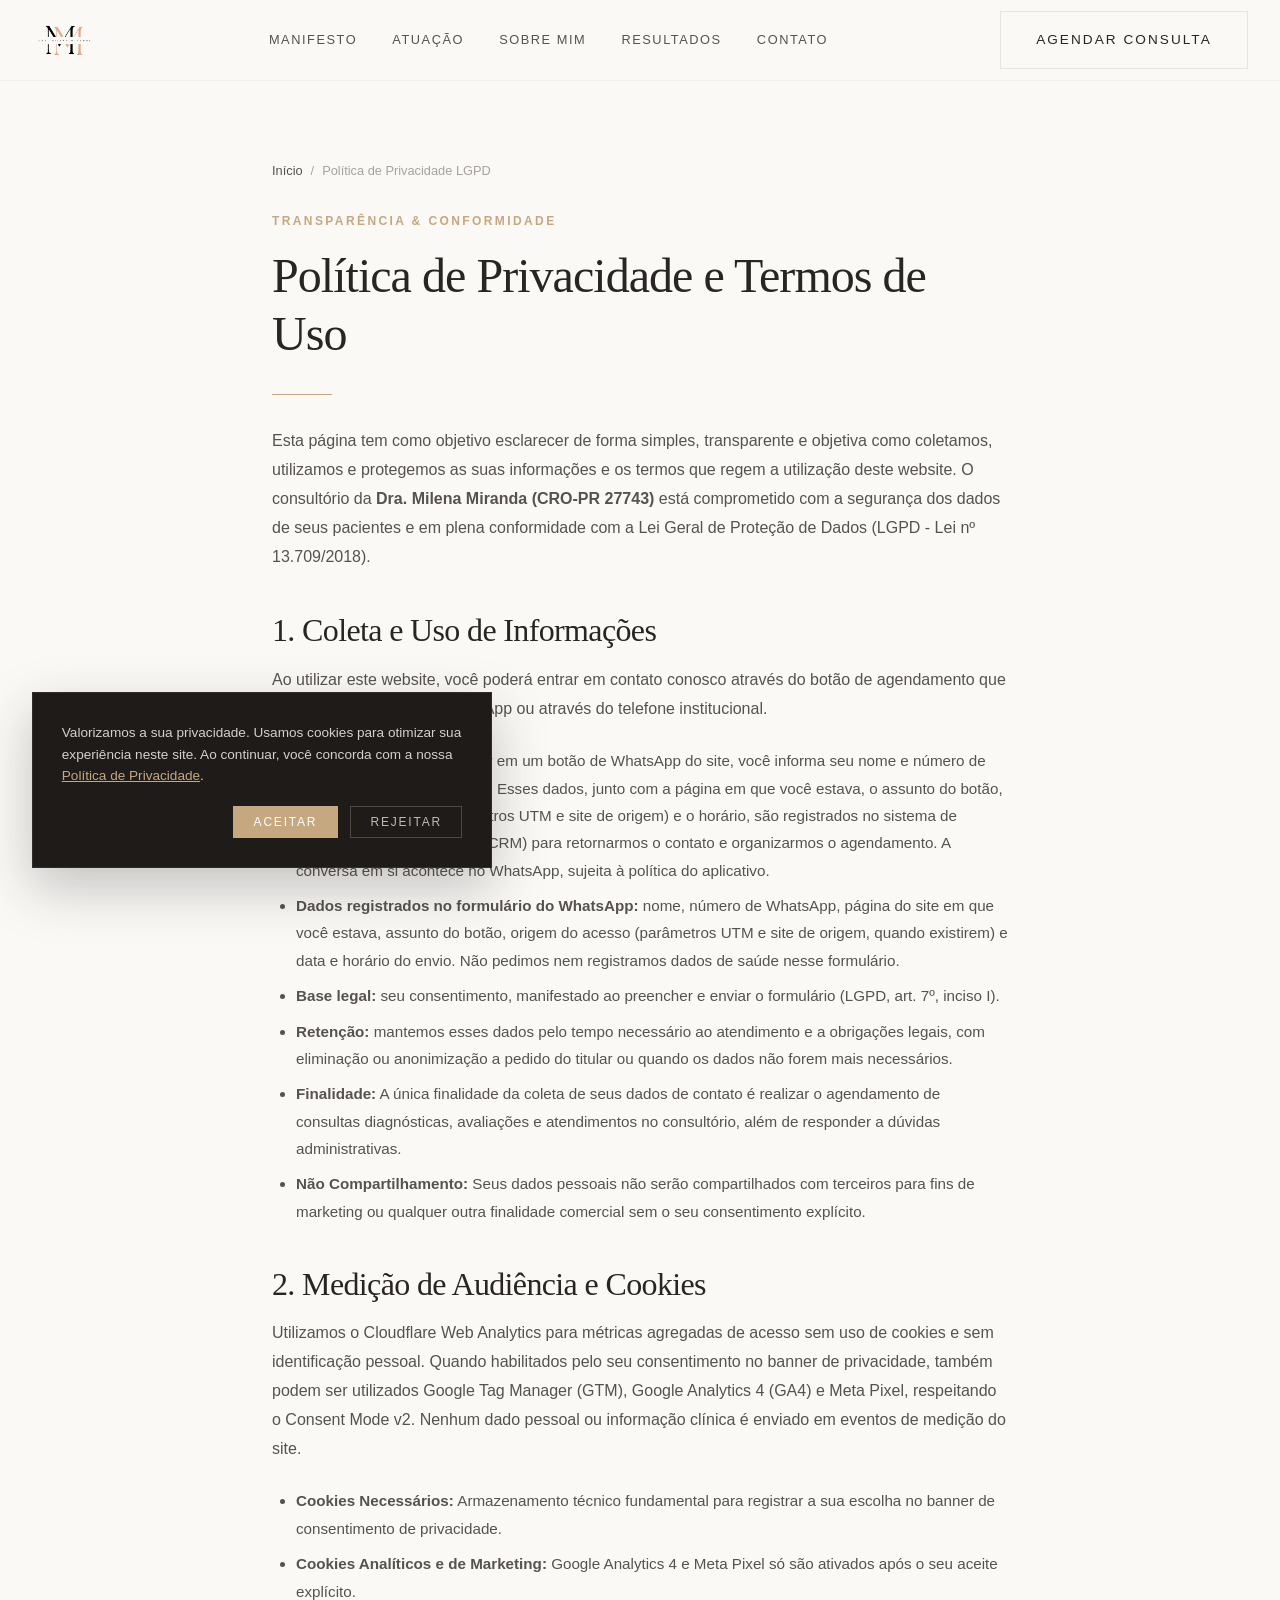
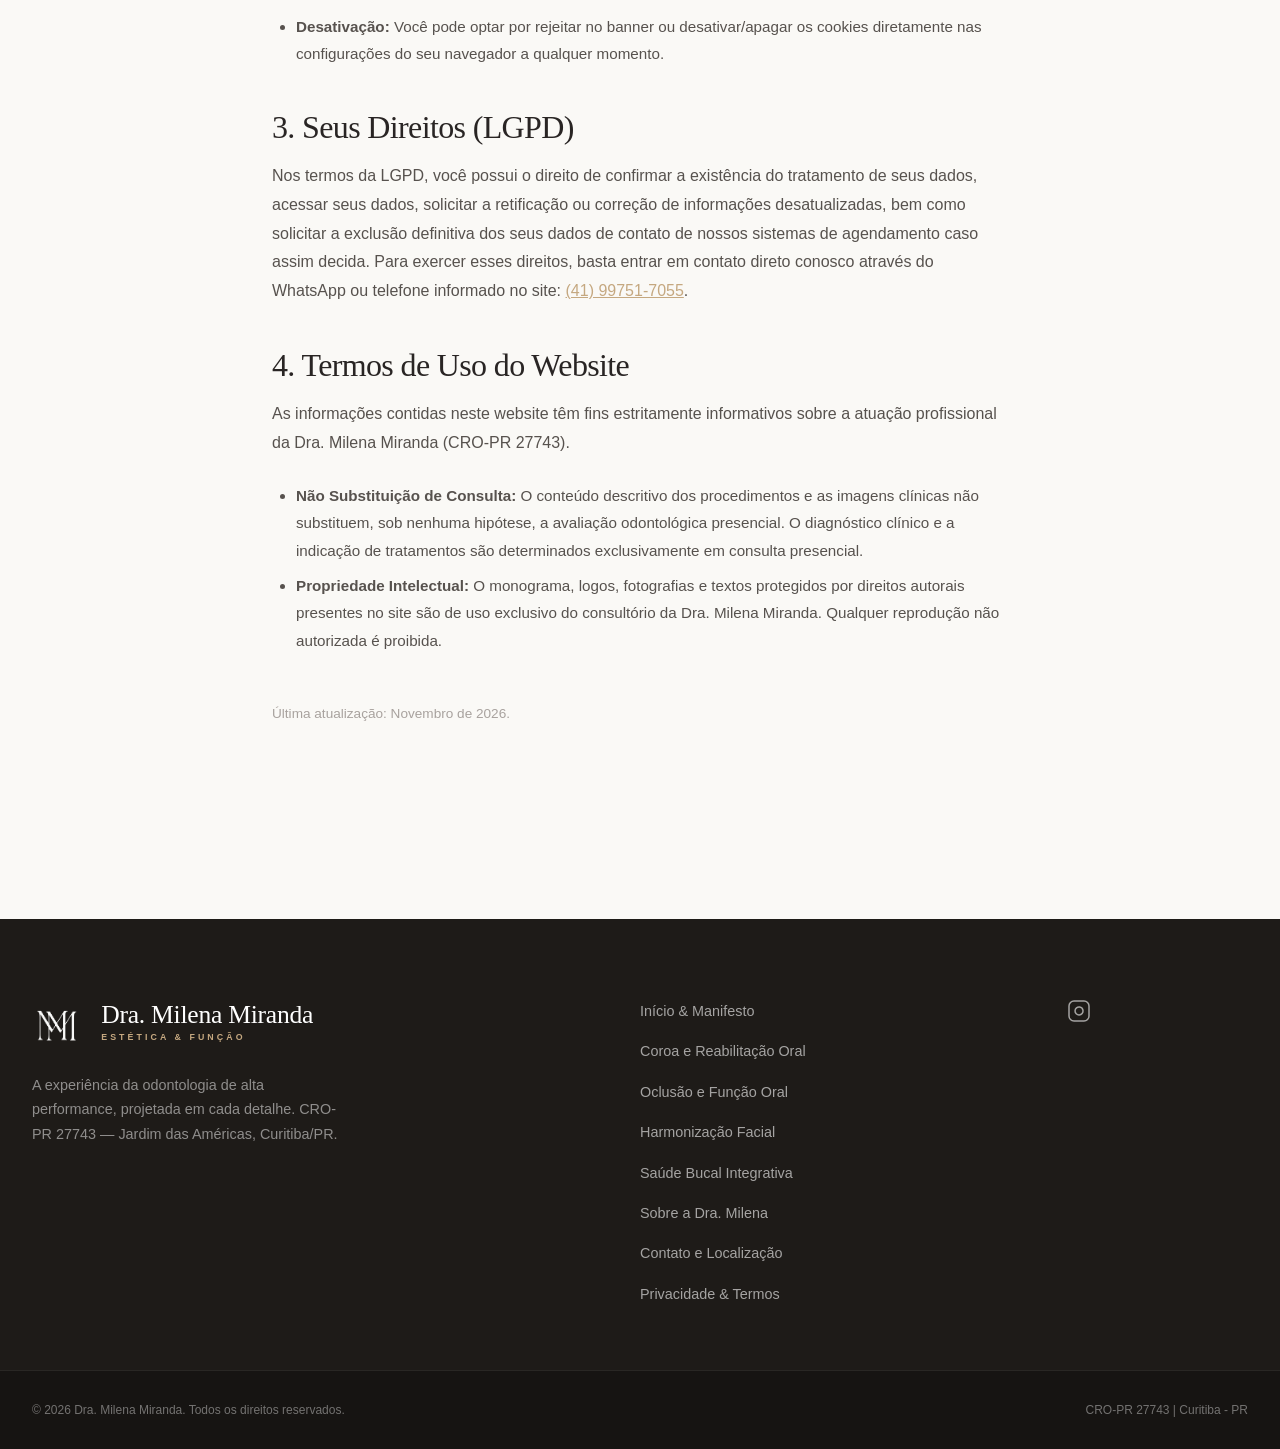
<file: politica-de-privacidade-lgpd.html>
<!DOCTYPE html>
<html lang="pt-BR">
<head>
    <meta charset="UTF-8">
    <meta name="viewport" content="width=device-width, initial-scale=1.0">
    <meta http-equiv="Content-Security-Policy" content="default-src 'self' https://fonts.googleapis.com https://fonts.gstatic.com; style-src 'self' 'unsafe-inline' https://fonts.googleapis.com; font-src 'self' https://fonts.gstatic.com; img-src 'self' data: https://mmiranda.odo.br https://*.github.io https://www.google-analytics.com https://www.facebook.com; script-src 'self' 'unsafe-inline' https://static.cloudflareinsights.com https://www.googletagmanager.com https://connect.facebook.net; connect-src 'self' https://www.google-analytics.com https://region1.google-analytics.com https://analytics.google.com https://www.googletagmanager.com https://www.facebook.com; frame-src 'self' https://www.googletagmanager.com;">

    <!-- Consent Mode v2 & Google Tag Manager (GTM-TTW34N3N) -->
    <script>
      window.dataLayer = window.dataLayer || [];
      function gtag(){window.dataLayer.push(arguments);}
      (function(){
        var c = null;
        try { c = localStorage.getItem('cookieConsent'); } catch(e) {}
        var state = c === 'accepted' ? 'granted' : 'denied';
        gtag('consent', 'default', {
          ad_storage: state,
          ad_user_data: state,
          ad_personalization: state,
          analytics_storage: state
        });
        (function(w,d,s,l,i){w[l]=w[l]||[];w[l].push({'gtm.start':
        new Date().getTime(),event:'gtm.js'});var f=d.getElementsByTagName(s)[0],
        j=d.createElement(s),dl=l!='dataLayer'?'&l='+l:'';j.async=true;j.src=
        'https://www.googletagmanager.com/gtm.js?id='+i+dl;f.parentNode.insertBefore(j,f);
        })(window,document,'script','dataLayer','GTM-TTW34N3N');
      })();
    </script>

    <title>Política de Privacidade LGPD e Termos de Uso | Dra. Milena Miranda</title>
    <meta name="description" content="Política de Privacidade LGPD, uso de cookies, medição de audiência e Termos de Uso do consultório odontológico da Dra. Milena Miranda em Curitiba (CRO-PR 27743).">
    <meta name="robots" content="index, follow">
    <link rel="canonical" href="https://mmiranda.odo.br/politica-de-privacidade-lgpd">

    <meta property="og:type" content="website">
    <meta property="og:url" content="https://mmiranda.odo.br/politica-de-privacidade-lgpd">
    <meta property="og:title" content="Política de Privacidade LGPD e Termos de Uso | Dra. Milena Miranda">
    <meta property="og:description" content="Transparência, proteção de dados (LGPD) e termos informativos do site da Dra. Milena Miranda em Curitiba.">
    <meta property="og:image" content="https://mmiranda.odo.br/assets/hero-dra-milena.jpg">
    <meta property="og:locale" content="pt_BR">
    <meta property="og:site_name" content="Dra. Milena Miranda Odontologia">

    <!-- Favicon & Touch Icons -->
    <link rel="icon" type="image/x-icon" href="/favicon.ico">
    <link rel="icon" type="image/png" sizes="32x32" href="/assets/favicon-32x32.png">
    <link rel="icon" type="image/png" sizes="16x16" href="/assets/favicon-16x16.png">
    <link rel="apple-touch-icon" sizes="180x180" href="/assets/apple-touch-icon.png">
    <meta name="theme-color" content="#121212">

    <!-- Fonts -->
    <link rel="preconnect" href="https://fonts.googleapis.com">
    <link rel="preconnect" href="https://fonts.gstatic.com" crossorigin>
    <link href="https://fonts.googleapis.com/css2?family=Cormorant+Garamond:ital,wght@0,300;0,400;0,500;0,600;1,300;1,400&family=Plus+Jakarta+Sans:wght@300;400;500;600&display=swap" rel="stylesheet">

    <!-- Styles -->
    <link rel="stylesheet" href="/style.css?v=2.4">

    <script type="application/ld+json">
    {
      "@context": "https://schema.org",
      "@type": "BreadcrumbList",
      "itemListElement": [
        {
          "@type": "ListItem",
          "position": 1,
          "name": "Início",
          "item": "https://mmiranda.odo.br/"
        },
        {
          "@type": "ListItem",
          "position": 2,
          "name": "Política de Privacidade LGPD",
          "item": "https://mmiranda.odo.br/politica-de-privacidade-lgpd"
        }
      ]
    }
    </script>
</head>
<body>
    <!-- Google Tag Manager (noscript) -->
    <noscript><iframe src="https://www.googletagmanager.com/ns.html?id=GTM-TTW34N3N" height="0" width="0" style="display:none;visibility:hidden"></iframe></noscript>

    <!-- Header / Navigation -->
    <header class="header">
        <div class="container header-container">
            <a href="/" class="logo">
                <img src="/assets/logo.png" alt="Dra. Milena Miranda" class="logo-img">
            </a>

            <nav class="nav">
                <a href="/#manifesto" class="nav-link">Manifesto</a>
                <a href="/#atuacao" class="nav-link">Atuação</a>
                <a href="/dentista-jardim-das-americas-curitiba-dra-milena-miranda" class="nav-link">Sobre mim</a>
                <a href="/#casos" class="nav-link">Resultados</a>
                <a href="/consulta-odontologica-jardim-das-americas-curitiba-contato" class="nav-link">Contato</a>
            </nav>

            <div class="header-cta">
                <a href="/agendar-consulta-odontologica-whatsapp-curitiba" target="_blank" rel="noopener" class="btn btn-outline">Agendar Consulta</a>
            </div>

            <button class="menu-toggle" aria-label="Abrir Menu">
                <span class="bar"></span>
                <span class="bar"></span>
            </button>
        </div>
    </header>

    <!-- Mobile Menu Overlay -->
    <div class="mobile-menu">
        <nav class="mobile-nav">
            <a href="/#manifesto" class="mobile-link">Manifesto</a>
            <a href="/#atuacao" class="mobile-link">Atuação</a>
            <a href="/dentista-jardim-das-americas-curitiba-dra-milena-miranda" class="mobile-link">Sobre mim</a>
            <a href="/#casos" class="mobile-link">Resultados</a>
            <a href="/consulta-odontologica-jardim-das-americas-curitiba-contato" class="mobile-link">Contato</a>
            <a href="/agendar-consulta-odontologica-whatsapp-curitiba" target="_blank" rel="noopener" class="btn btn-primary" style="margin-top: 2rem;">Agendar Consulta</a>
        </nav>
    </div>

    <!-- Content Section -->
    <section class="sobre" style="padding-top: 160px; background-color: var(--bg-primary);">
        <div class="container container-narrow">
            <div class="sobre-content" style="max-width: 100%; margin-bottom: 4rem;">
                <div class="breadcrumb-bar">
                    <a href="/">Início</a>
                    <span>/</span>
                    <span>Política de Privacidade LGPD</span>
                </div>
                <span class="section-tag">Transparência & Conformidade</span>
                <h1 style="font-family: var(--font-serif); font-size: 3rem; margin-bottom: 2rem; color: var(--text-primary);">Política de Privacidade e Termos de Uso</h1>
                <div class="divider-gold" style="margin-left: 0;"></div>

                <div class="legal-text" style="font-family: var(--font-sans); color: var(--text-secondary); line-height: 1.8; font-size: 0.95rem; margin-top: 2rem;">
                    <p style="margin-bottom: 1.5rem;">
                        Esta página tem como objetivo esclarecer de forma simples, transparente e objetiva como coletamos, utilizamos e protegemos as suas informações e os termos que regem a utilização deste website. O consultório da <strong>Dra. Milena Miranda (CRO-PR 27743)</strong> está comprometido com a segurança dos dados de seus pacientes e em plena conformidade com a Lei Geral de Proteção de Dados (LGPD - Lei nº 13.709/2018).
                    </p>

                    <h2 style="font-family: var(--font-serif); font-size: 2rem; color: var(--text-primary); margin: 2.5rem 0 1rem 0; font-weight: 400;">1. Coleta e Uso de Informações</h2>
                    <p style="margin-bottom: 1.5rem;">
                        Ao utilizar este website, você poderá entrar em contato conosco através do botão de agendamento que direciona para o nosso WhatsApp ou através do telefone institucional.
                    </p>
                    <ul style="margin-left: 1.5rem; margin-bottom: 1.5rem;">
                        <li style="margin-bottom: 0.5rem;"><strong>Dados de Contato:</strong> Ao clicar em um botão de WhatsApp do site, você informa seu nome e número de WhatsApp em um formulário. Esses dados, junto com a página em que você estava, o assunto do botão, a origem do acesso (parâmetros UTM e site de origem) e o horário, são registrados no sistema de atendimento do consultório (CRM) para retornarmos o contato e organizarmos o agendamento. A conversa em si acontece no WhatsApp, sujeita à política do aplicativo.</li>
                        <li style="margin-bottom: 0.5rem;"><strong>Dados registrados no formulário do WhatsApp:</strong> nome, número de WhatsApp, página do site em que você estava, assunto do botão, origem do acesso (parâmetros UTM e site de origem, quando existirem) e data e horário do envio. Não pedimos nem registramos dados de saúde nesse formulário.</li>
                        <li style="margin-bottom: 0.5rem;"><strong>Base legal:</strong> seu consentimento, manifestado ao preencher e enviar o formulário (LGPD, art. 7º, inciso I).</li>
                        <li style="margin-bottom: 0.5rem;"><strong>Retenção:</strong> mantemos esses dados pelo tempo necessário ao atendimento e a obrigações legais, com eliminação ou anonimização a pedido do titular ou quando os dados não forem mais necessários.</li>
                        <li style="margin-bottom: 0.5rem;"><strong>Finalidade:</strong> A única finalidade da coleta de seus dados de contato é realizar o agendamento de consultas diagnósticas, avaliações e atendimentos no consultório, além de responder a dúvidas administrativas.</li>
                        <li style="margin-bottom: 0.5rem;"><strong>Não Compartilhamento:</strong> Seus dados pessoais não serão compartilhados com terceiros para fins de marketing ou qualquer outra finalidade comercial sem o seu consentimento explícito.</li>
                    </ul>

                    <h2 style="font-family: var(--font-serif); font-size: 2rem; color: var(--text-primary); margin: 2.5rem 0 1rem 0; font-weight: 400;">2. Medição de Audiência e Cookies</h2>
                    <p style="margin-bottom: 1.5rem;">
                        Utilizamos o Cloudflare Web Analytics para métricas agregadas de acesso sem uso de cookies e sem identificação pessoal. Quando habilitados pelo seu consentimento no banner de privacidade, também podem ser utilizados Google Tag Manager (GTM), Google Analytics 4 (GA4) e Meta Pixel, respeitando o Consent Mode v2. Nenhum dado pessoal ou informação clínica é enviado em eventos de medição do site.
                    </p>
                    <ul style="margin-left: 1.5rem; margin-bottom: 1.5rem;">
                        <li style="margin-bottom: 0.5rem;"><strong>Cookies Necessários:</strong> Armazenamento técnico fundamental para registrar a sua escolha no banner de consentimento de privacidade.</li>
                        <li style="margin-bottom: 0.5rem;"><strong>Cookies Analíticos e de Marketing:</strong> Google Analytics 4 e Meta Pixel só são ativados após o seu aceite explícito.</li>
                        <li style="margin-bottom: 0.5rem;"><strong>Desativação:</strong> Você pode optar por rejeitar no banner ou desativar/apagar os cookies diretamente nas configurações do seu navegador a qualquer momento.</li>
                    </ul>

                    <h2 style="font-family: var(--font-serif); font-size: 2rem; color: var(--text-primary); margin: 2.5rem 0 1rem 0; font-weight: 400;">3. Seus Direitos (LGPD)</h2>
                    <p style="margin-bottom: 1.5rem;">
                        Nos termos da LGPD, você possui o direito de confirmar a existência do tratamento de seus dados, acessar seus dados, solicitar a retificação ou correção de informações desatualizadas, bem como solicitar a exclusão definitiva dos seus dados de contato de nossos sistemas de agendamento caso assim decida. Para exercer esses direitos, basta entrar em contato direto conosco através do WhatsApp ou telefone informado no site: <a href="tel:+5541997517055" style="color: var(--color-gold);">(41) 99751-7055</a>.
                    </p>

                    <h2 style="font-family: var(--font-serif); font-size: 2rem; color: var(--text-primary); margin: 2.5rem 0 1rem 0; font-weight: 400;">4. Termos de Uso do Website</h2>
                    <p style="margin-bottom: 1.5rem;">
                        As informações contidas neste website têm fins estritamente informativos sobre a atuação profissional da Dra. Milena Miranda (CRO-PR 27743).
                    </p>
                    <ul style="margin-left: 1.5rem; margin-bottom: 1.5rem;">
                        <li style="margin-bottom: 0.5rem;"><strong>Não Substituição de Consulta:</strong> O conteúdo descritivo dos procedimentos e as imagens clínicas não substituem, sob nenhuma hipótese, a avaliação odontológica presencial. O diagnóstico clínico e a indicação de tratamentos são determinados exclusivamente em consulta presencial.</li>
                        <li style="margin-bottom: 0.5rem;"><strong>Propriedade Intelectual:</strong> O monograma, logos, fotografias e textos protegidos por direitos autorais presentes no site são de uso exclusivo do consultório da Dra. Milena Miranda. Qualquer reprodução não autorizada é proibida.</li>
                    </ul>

                    <p style="margin-top: 3rem; font-size: 0.85rem; color: var(--text-light);">
                        Última atualização: Novembro de 2026.
                    </p>
                </div>
            </div>
        </div>
    </section>

    <!-- Footer -->
    <footer class="footer">
        <div class="container footer-container">
            <div class="footer-brand">
                <a href="/" class="logo footer-logo">
                    <img src="/assets/logo-white.png" alt="Dra. Milena Miranda" class="logo-img-white">
                    <div class="logo-text">
                        <span class="logo-name">Dra. Milena Miranda</span>
                        <span class="logo-subtitle">ESTÉTICA & FUNÇÃO</span>
                    </div>
                </a>
                <p class="footer-desc">A experiência da odontologia de alta performance, projetada em cada detalhe. CRO-PR 27743 — Jardim das Américas, Curitiba/PR.</p>
            </div>

            <div class="footer-links">
                <a href="/#manifesto">Início & Manifesto</a>
                <a href="/coroa-dentaria-e-reabilitacao-oral-curitiba">Coroa e Reabilitação Oral</a>
                <a href="/oclusao-e-funcao-oral-curitiba">Oclusão e Função Oral</a>
                <a href="/harmonizacao-facial-odontologica-curitiba">Harmonização Facial</a>
                <a href="/saude-bucal-integrativa-e-prevencao-curitiba">Saúde Bucal Integrativa</a>
                <a href="/dentista-jardim-das-americas-curitiba-dra-milena-miranda">Sobre a Dra. Milena</a>
                <a href="/consulta-odontologica-jardim-das-americas-curitiba-contato">Contato e Localização</a>
                <a href="/politica-de-privacidade-lgpd">Privacidade & Termos</a>
            </div>

            <div class="footer-social">
                <a href="https://www.instagram.com/dra.mmiranda/" target="_blank" rel="noopener noreferrer" aria-label="Instagram">
                    <svg width="24" height="24" viewBox="0 0 24 24" fill="none" stroke="currentColor" stroke-width="1.5">
                        <rect x="2" y="2" width="20" height="20" rx="5" ry="5"/>
                        <path d="M16 11.37A4 4 0 1 1 12.63 8 4 4 0 0 1 16 11.37z"/>
                        <line x1="17.5" y1="6.5" x2="17.51" y2="6.5"/>
                    </svg>
                </a>
            </div>
        </div>
        <div class="footer-bottom">
            <div class="container footer-bottom-container">
                <p>&copy; 2026 Dra. Milena Miranda. Todos os direitos reservados.</p>
                <p>CRO-PR 27743 | Curitiba - PR</p>
            </div>
        </div>
    </footer>

    <!-- Cookie Consent Banner -->
    <div id="cookie-banner" class="cookie-banner">
        <div class="cookie-content">
            <p>Valorizamos a sua privacidade. Usamos cookies para otimizar sua experiência neste site. Ao continuar, você concorda com a nossa <a href="/politica-de-privacidade-lgpd" class="cookie-link">Política de Privacidade</a>.</p>
            <div class="cookie-buttons">
                <button id="cookie-accept" class="btn btn-primary btn-small" style="padding: 0.5rem 1.2rem; font-size: 0.75rem;">Aceitar</button>
                <button id="cookie-reject" class="btn btn-outline btn-small" style="padding: 0.5rem 1.2rem; font-size: 0.75rem; border-color: rgba(255,255,255,0.2); color: rgba(255,255,255,0.7);">Rejeitar</button>
            </div>
        </div>
    </div>

    <script src="/script.js?v=2.4"></script>
</body>
</html>
</file>
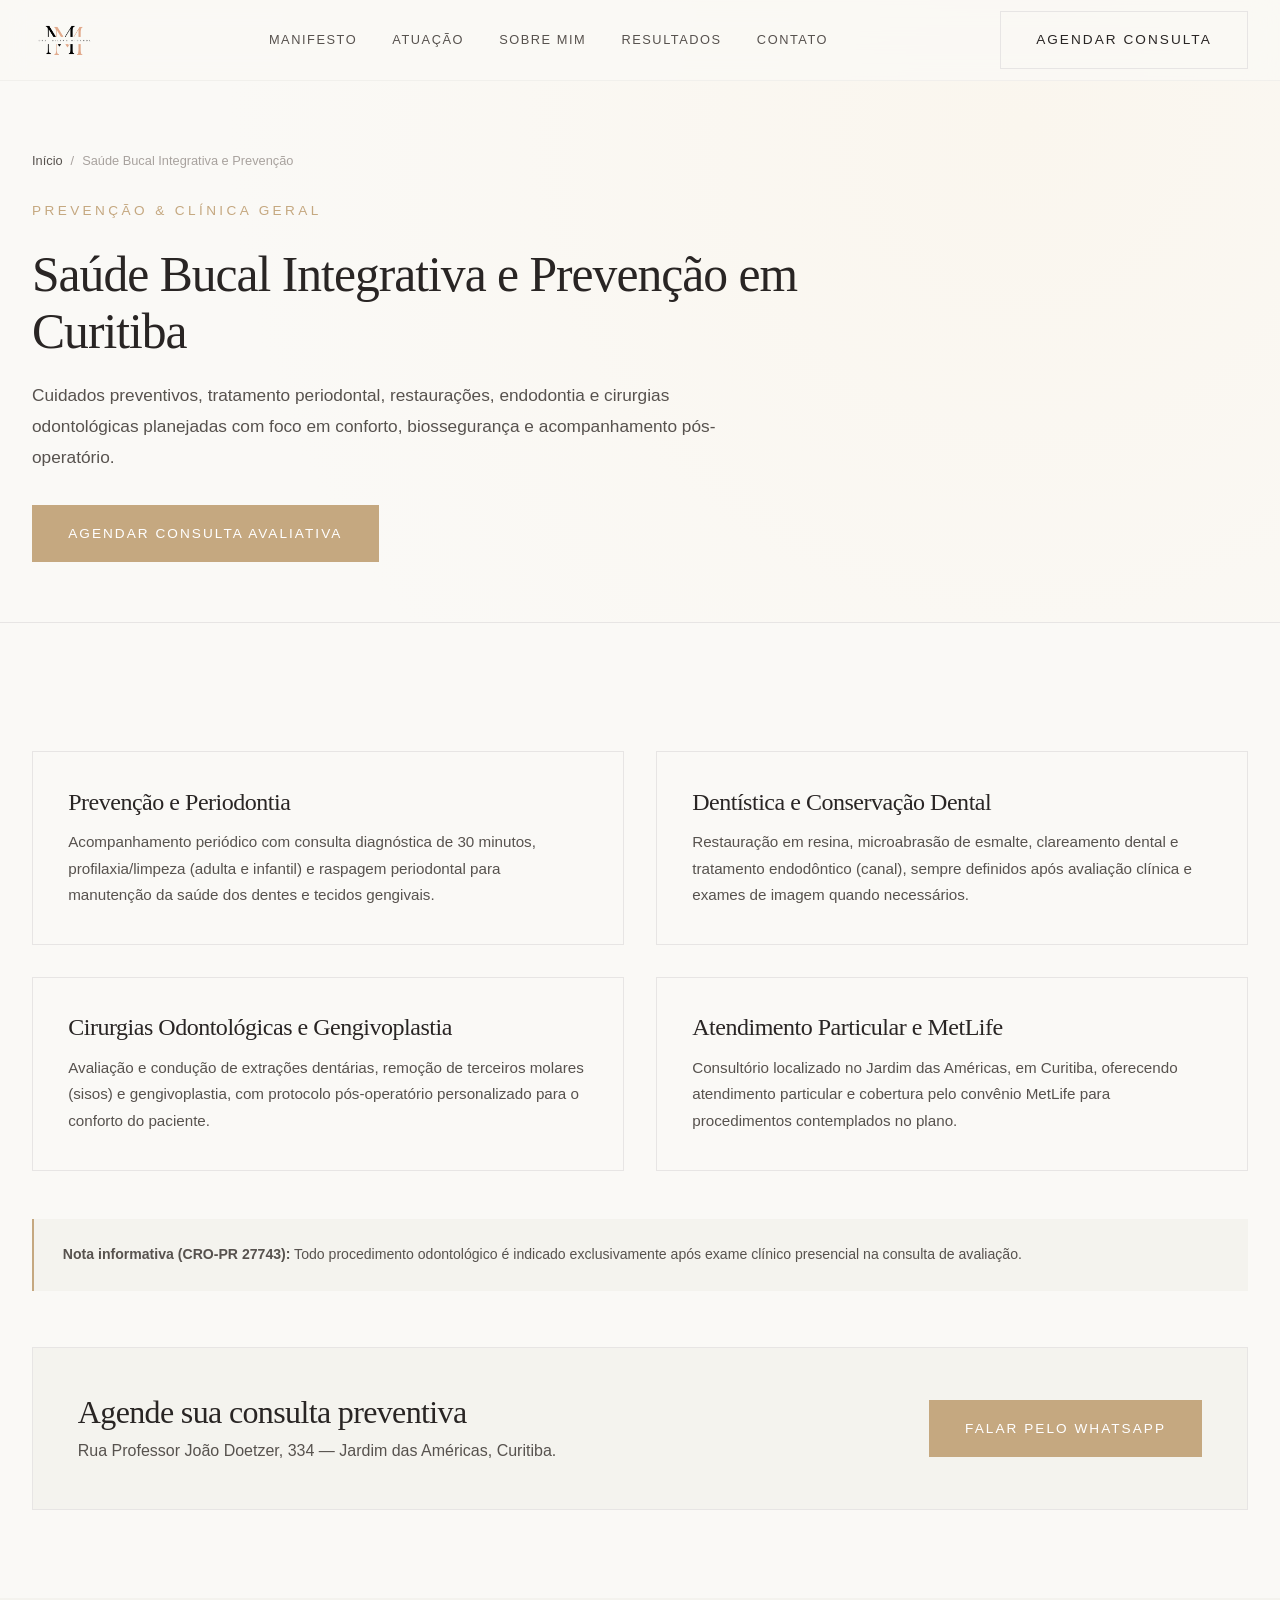
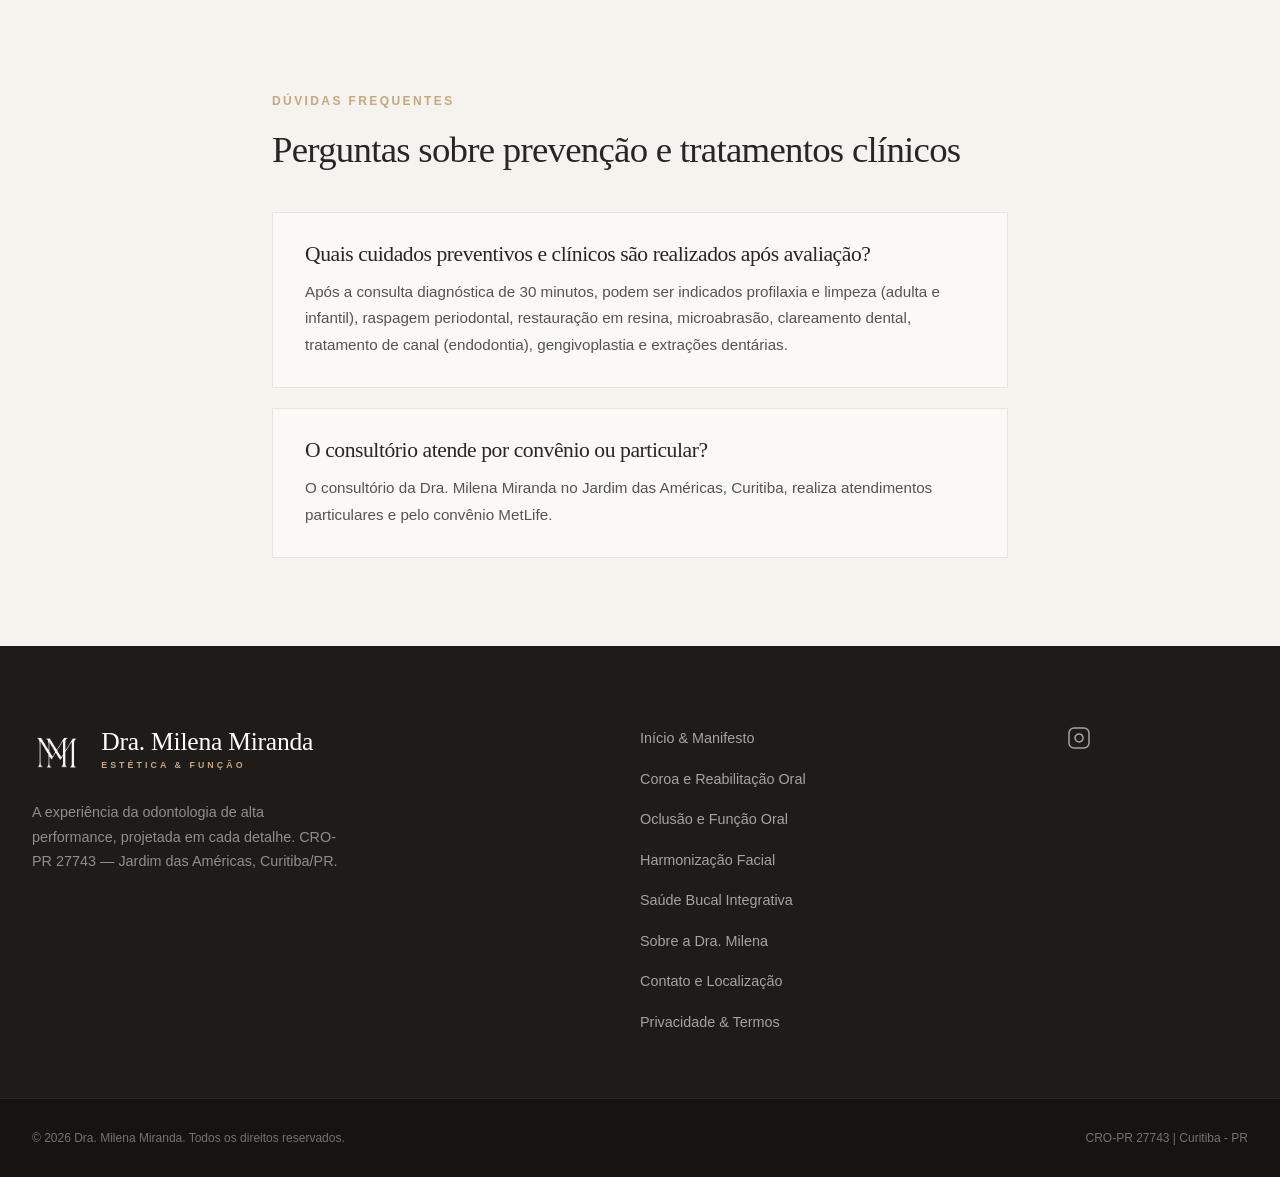
<file: saude-bucal-integrativa-e-prevencao-curitiba.html>
<!DOCTYPE html>
<html lang="pt-BR">
<head>
    <meta charset="UTF-8">
    <meta name="viewport" content="width=device-width, initial-scale=1.0">
    <meta http-equiv="Content-Security-Policy" content="default-src 'self' https://fonts.googleapis.com https://fonts.gstatic.com; style-src 'self' 'unsafe-inline' https://fonts.googleapis.com; font-src 'self' https://fonts.gstatic.com; img-src 'self' data: https://mmiranda.odo.br https://*.github.io https://www.google-analytics.com https://www.facebook.com; script-src 'self' 'unsafe-inline' https://static.cloudflareinsights.com https://www.googletagmanager.com https://connect.facebook.net; connect-src 'self' https://www.google-analytics.com https://region1.google-analytics.com https://analytics.google.com https://www.googletagmanager.com https://www.facebook.com; frame-src 'self' https://www.googletagmanager.com;">

    <!-- Consent Mode v2 & Google Tag Manager (GTM-TTW34N3N) -->
    <script>
      window.dataLayer = window.dataLayer || [];
      function gtag(){window.dataLayer.push(arguments);}
      (function(){
        var c = null;
        try { c = localStorage.getItem('cookieConsent'); } catch(e) {}
        var state = c === 'accepted' ? 'granted' : 'denied';
        gtag('consent', 'default', {
          ad_storage: state,
          ad_user_data: state,
          ad_personalization: state,
          analytics_storage: state
        });
        (function(w,d,s,l,i){w[l]=w[l]||[];w[l].push({'gtm.start':
        new Date().getTime(),event:'gtm.js'});var f=d.getElementsByTagName(s)[0],
        j=d.createElement(s),dl=l!='dataLayer'?'&l='+l:'';j.async=true;j.src=
        'https://www.googletagmanager.com/gtm.js?id='+i+dl;f.parentNode.insertBefore(j,f);
        })(window,document,'script','dataLayer','GTM-TTW34N3N');
      })();
    </script>

    <link rel="preconnect" href="https://fonts.googleapis.com">
    <link rel="preconnect" href="https://fonts.gstatic.com" crossorigin>
    <link href="https://fonts.googleapis.com/css2?family=Cormorant+Garamond:ital,wght@0,300;0,400;0,500;0,600;1,300;1,400&family=Plus+Jakarta+Sans:wght@300;400;500;600&display=swap" rel="stylesheet">
    <link rel="stylesheet" href="/style.css?v=2.4">

    <title>Saúde Bucal Integrativa e Prevenção em Curitiba | Dra. Milena Miranda</title>
    <meta name="description" content="Profilaxia, raspagem periodontal, restauração em resina, endodontia, gengivoplastia, extrações e prevenção odontológica no Jardim das Américas, Curitiba (CRO-PR 27743).">
    <meta name="robots" content="index, follow, max-image-preview:large, max-snippet:-1">
    <link rel="canonical" href="https://mmiranda.odo.br/saude-bucal-integrativa-e-prevencao-curitiba">

    <link rel="icon" type="image/x-icon" href="/favicon.ico">
    <link rel="icon" type="image/png" sizes="32x32" href="/assets/favicon-32x32.png">
    <link rel="icon" type="image/png" sizes="16x16" href="/assets/favicon-16x16.png">
    <link rel="apple-touch-icon" sizes="180x180" href="/assets/apple-touch-icon.png">
    <meta name="theme-color" content="#121212">

    <meta property="og:type" content="website">
    <meta property="og:url" content="https://mmiranda.odo.br/saude-bucal-integrativa-e-prevencao-curitiba">
    <meta property="og:title" content="Saúde Bucal Integrativa e Prevenção em Curitiba | Dra. Milena Miranda">
    <meta property="og:description" content="Prevenção odontológica, profilaxia, raspagem periodontal, restaurações, endodontia e cirurgias em Curitiba (CRO-PR 27743).">
    <meta property="og:image" content="https://mmiranda.odo.br/assets/hero-dra-milena.jpg">
    <meta property="og:locale" content="pt_BR">
    <meta property="og:site_name" content="Dra. Milena Miranda Odontologia">

    <meta name="twitter:card" content="summary_large_image">
    <meta name="twitter:title" content="Saúde Bucal Integrativa e Prevenção em Curitiba | Dra. Milena Miranda">
    <meta name="twitter:description" content="Cuidados preventivos e clínicos no Jardim das Américas em Curitiba (CRO-PR 27743).">
    <meta name="twitter:image" content="https://mmiranda.odo.br/assets/hero-dra-milena.jpg">

    <script type="application/ld+json">
    {
      "@context": "https://schema.org",
      "@type": "Dentist",
      "name": "Dra. Milena Miranda - Odontologia",
      "identifier": "CRO-PR 27743",
      "url": "https://mmiranda.odo.br/saude-bucal-integrativa-e-prevencao-curitiba",
      "telephone": "+5541997517055",
      "address": {
        "@type": "PostalAddress",
        "streetAddress": "R. Prof. João Doetzer, 334 - 2º andar - Sala 3",
        "addressLocality": "Curitiba",
        "addressRegion": "PR",
        "postalCode": "81540-190",
        "addressCountry": "BR",
        "neighborhood": "Jardim das Américas"
      }
    }
    </script>
    <script type="application/ld+json">
    {
      "@context": "https://schema.org",
      "@type": "BreadcrumbList",
      "itemListElement": [
        {
          "@type": "ListItem",
          "position": 1,
          "name": "Início",
          "item": "https://mmiranda.odo.br/"
        },
        {
          "@type": "ListItem",
          "position": 2,
          "name": "Saúde Bucal Integrativa e Prevenção em Curitiba",
          "item": "https://mmiranda.odo.br/saude-bucal-integrativa-e-prevencao-curitiba"
        }
      ]
    }
    </script>
    <script type="application/ld+json">
    {
      "@context": "https://schema.org",
      "@type": "FAQPage",
      "mainEntity": [
        {
          "@type": "Question",
          "name": "Quais cuidados preventivos e clínicos são realizados após avaliação?",
          "acceptedAnswer": {
            "@type": "Answer",
            "text": "Após a consulta diagnóstica de 30 minutos, podem ser indicados profilaxia e limpeza (adulta e infantil), raspagem periodontal, restauração em resina, microabrasão, clareamento dental, tratamento de canal (endodontia), gengivoplastia e extrações dentárias."
          }
        },
        {
          "@type": "Question",
          "name": "O consultório atende por convênio ou particular?",
          "acceptedAnswer": {
            "@type": "Answer",
            "text": "O consultório da Dra. Milena Miranda no Jardim das Américas, Curitiba, realiza atendimentos particulares e pelo convênio MetLife."
          }
        }
      ]
    }
    </script>
</head>
<body>
    <noscript><iframe src="https://www.googletagmanager.com/ns.html?id=GTM-TTW34N3N" height="0" width="0" style="display:none;visibility:hidden"></iframe></noscript>

    <header class="header">
        <div class="container header-container">
            <a href="/" class="logo">
                <img src="/assets/logo.png" alt="Dra. Milena Miranda" class="logo-img">
            </a>

            <nav class="nav">
                <a href="/#manifesto" class="nav-link">Manifesto</a>
                <a href="/#atuacao" class="nav-link">Atuação</a>
                <a href="/dentista-jardim-das-americas-curitiba-dra-milena-miranda" class="nav-link">Sobre mim</a>
                <a href="/#casos" class="nav-link">Resultados</a>
                <a href="/consulta-odontologica-jardim-das-americas-curitiba-contato" class="nav-link">Contato</a>
            </nav>

            <div class="header-cta">
                <a href="/agendar-consulta-odontologica-whatsapp-curitiba" target="_blank" rel="noopener" class="btn btn-outline">Agendar Consulta</a>
            </div>

            <button class="menu-toggle" aria-label="Abrir Menu">
                <span class="bar"></span>
                <span class="bar"></span>
            </button>
        </div>
    </header>

    <div class="mobile-menu">
        <nav class="mobile-nav">
            <a href="/#manifesto" class="mobile-link">Manifesto</a>
            <a href="/#atuacao" class="mobile-link">Atuação</a>
            <a href="/dentista-jardim-das-americas-curitiba-dra-milena-miranda" class="mobile-link">Sobre mim</a>
            <a href="/#casos" class="mobile-link">Resultados</a>
            <a href="/consulta-odontologica-jardim-das-americas-curitiba-contato" class="mobile-link">Contato</a>
            <a href="/agendar-consulta-odontologica-whatsapp-curitiba" target="_blank" rel="noopener" class="btn btn-primary" style="margin-top: 2rem;">Agendar Consulta</a>
        </nav>
    </div>

    <section class="page-hero">
        <div class="container">
            <div class="breadcrumb-bar">
                <a href="/">Início</a>
                <span>/</span>
                <span>Saúde Bucal Integrativa e Prevenção</span>
            </div>
            <span class="hero-tag">Prevenção &amp; Clínica Geral</span>
            <h1 class="page-hero-title">Saúde Bucal Integrativa e Prevenção em Curitiba</h1>
            <p class="page-hero-subtitle">
                Cuidados preventivos, tratamento periodontal, restaurações, endodontia e cirurgias odontológicas planejadas com foco em conforto, biossegurança e acompanhamento pós-operatório.
            </p>
            <div class="hero-actions">
                <a href="/agendar-consulta-odontologica-whatsapp-curitiba" target="_blank" rel="noopener" class="btn btn-primary">Agendar Consulta Avaliativa</a>
            </div>
        </div>
    </section>

    <section class="page-content-section">
        <div class="container">
            <div class="info-grid">
                <div class="info-box">
                    <h3>Prevenção e Periodontia</h3>
                    <p>
                        Acompanhamento periódico com consulta diagnóstica de 30 minutos, profilaxia/limpeza (adulta e infantil) e raspagem periodontal para manutenção da saúde dos dentes e tecidos gengivais.
                    </p>
                </div>
                <div class="info-box">
                    <h3>Dentística e Conservação Dental</h3>
                    <p>
                        Restauração em resina, microabrasão de esmalte, clareamento dental e tratamento endodôntico (canal), sempre definidos após avaliação clínica e exames de imagem quando necessários.
                    </p>
                </div>
                <div class="info-box">
                    <h3>Cirurgias Odontológicas e Gengivoplastia</h3>
                    <p>
                        Avaliação e condução de extrações dentárias, remoção de terceiros molares (sisos) e gengivoplastia, com protocolo pós-operatório personalizado para o conforto do paciente.
                    </p>
                </div>
                <div class="info-box">
                    <h3>Atendimento Particular e MetLife</h3>
                    <p>
                        Consultório localizado no Jardim das Américas, em Curitiba, oferecendo atendimento particular e cobertura pelo convênio MetLife para procedimentos contemplados no plano.
                    </p>
                </div>
            </div>

            <div class="ethical-notice">
                <strong>Nota informativa (CRO-PR 27743):</strong> Todo procedimento odontológico é indicado exclusivamente após exame clínico presencial na consulta de avaliação.
            </div>

            <div class="internal-cta-box">
                <div>
                    <h2>Agende sua consulta preventiva</h2>
                    <p>Rua Professor João Doetzer, 334 — Jardim das Américas, Curitiba.</p>
                </div>
                <a href="/agendar-consulta-odontologica-whatsapp-curitiba" target="_blank" rel="noopener" class="btn btn-primary">Falar pelo WhatsApp</a>
            </div>
        </div>
    </section>

    <section class="faq-section">
        <div class="container container-narrow">
            <span class="section-tag">Dúvidas Frequentes</span>
            <h2 class="section-title" style="font-size: 2.3rem;">Perguntas sobre prevenção e tratamentos clínicos</h2>

            <div class="faq-list">
                <div class="faq-item">
                    <h3>Quais cuidados preventivos e clínicos são realizados após avaliação?</h3>
                    <p>
                        Após a consulta diagnóstica de 30 minutos, podem ser indicados profilaxia e limpeza (adulta e infantil), raspagem periodontal, restauração em resina, microabrasão, clareamento dental, tratamento de canal (endodontia), gengivoplastia e extrações dentárias.
                    </p>
                </div>
                <div class="faq-item">
                    <h3>O consultório atende por convênio ou particular?</h3>
                    <p>
                        O consultório da Dra. Milena Miranda no Jardim das Américas, Curitiba, realiza atendimentos particulares e pelo convênio MetLife.
                    </p>
                </div>
            </div>
        </div>
    </section>

    <footer class="footer">
        <div class="container footer-container">
            <div class="footer-brand">
                <a href="/" class="logo footer-logo">
                    <img src="/assets/logo-white.png" alt="Dra. Milena Miranda" class="logo-img-white">
                    <div class="logo-text">
                        <span class="logo-name">Dra. Milena Miranda</span>
                        <span class="logo-subtitle">ESTÉTICA & FUNÇÃO</span>
                    </div>
                </a>
                <p class="footer-desc">A experiência da odontologia de alta performance, projetada em cada detalhe. CRO-PR 27743 — Jardim das Américas, Curitiba/PR.</p>
            </div>

            <div class="footer-links">
                <a href="/#manifesto">Início & Manifesto</a>
                <a href="/coroa-dentaria-e-reabilitacao-oral-curitiba">Coroa e Reabilitação Oral</a>
                <a href="/oclusao-e-funcao-oral-curitiba">Oclusão e Função Oral</a>
                <a href="/harmonizacao-facial-odontologica-curitiba">Harmonização Facial</a>
                <a href="/saude-bucal-integrativa-e-prevencao-curitiba">Saúde Bucal Integrativa</a>
                <a href="/dentista-jardim-das-americas-curitiba-dra-milena-miranda">Sobre a Dra. Milena</a>
                <a href="/consulta-odontologica-jardim-das-americas-curitiba-contato">Contato e Localização</a>
                <a href="/politica-de-privacidade-lgpd">Privacidade & Termos</a>
            </div>

            <div class="footer-social">
                <a href="https://www.instagram.com/dra.mmiranda/" target="_blank" rel="noopener noreferrer" aria-label="Instagram">
                    <svg width="24" height="24" viewBox="0 0 24 24" fill="none" stroke="currentColor" stroke-width="1.5">
                        <rect x="2" y="2" width="20" height="20" rx="5" ry="5"/>
                        <path d="M16 11.37A4 4 0 1 1 12.63 8 4 4 0 0 1 16 11.37z"/>
                        <line x1="17.5" y1="6.5" x2="17.51" y2="6.5"/>
                    </svg>
                </a>
            </div>
        </div>
        <div class="footer-bottom">
            <div class="container footer-bottom-container">
                <p>&copy; 2026 Dra. Milena Miranda. Todos os direitos reservados.</p>
                <p>CRO-PR 27743 | Curitiba - PR</p>
            </div>
        </div>
    </footer>

    <div id="cookie-banner" class="cookie-banner">
        <div class="cookie-content">
            <p>Valorizamos a sua privacidade. Usamos cookies para otimizar sua experiência neste site. Ao continuar, você concorda com a nossa <a href="/politica-de-privacidade-lgpd" class="cookie-link">Política de Privacidade</a>.</p>
            <div class="cookie-buttons">
                <button id="cookie-accept" class="btn btn-primary btn-small" style="padding: 0.5rem 1.2rem; font-size: 0.75rem;">Aceitar</button>
                <button id="cookie-reject" class="btn btn-outline btn-small" style="padding: 0.5rem 1.2rem; font-size: 0.75rem; border-color: rgba(255,255,255,0.2); color: rgba(255,255,255,0.7);">Rejeitar</button>
            </div>
        </div>
    </div>

    <script src="/script.js?v=2.4"></script>
</body>
</html>
</file>
<file: style.css>
/* ==========================================================================
   DESIGN SYSTEM & VARIABLES
   ========================================================================== */
:root {
    /* Color Palette */
    --bg-primary: #FAF9F6;      /* Off-white linen */
    --bg-secondary: #F4F3EE;    /* Soft warm cream */
    --bg-dark: #1E1B18;         /* Premium soft dark grey */
    --color-gold: #C5A880;      /* Champagne gold */
    --color-gold-hover: #B59870;/* Darker gold for interaction */
    --color-gold-light: rgba(197, 168, 128, 0.1);
    --text-primary: #292524;    /* Warm graphite */
    --text-secondary: #57524E;  /* Warm grey for body */
    --text-light: #A8A29E;      /* Muted light grey */
    --border-color: #E7E5E4;    /* Fine division lines */
    
    /* Typography */
    --font-serif: 'Cormorant Garamond', serif;
    --font-sans: 'Plus Jakarta Sans', sans-serif;
    
    /* Transitions & Shadows */
    --transition-smooth: all 0.5s cubic-bezier(0.16, 1, 0.3, 1);
    --shadow-premium: 0 20px 40px rgba(41, 37, 36, 0.03);
    --shadow-hover: 0 30px 60px rgba(197, 168, 128, 0.08);
}

/* ==========================================================================
   BASE STYLES & RESET
   ========================================================================== */
*, *::before, *::after {
    box-sizing: border-box;
    margin: 0;
    padding: 0;
}

html {
    scroll-behavior: smooth;
    font-size: 16px;
}

body {
    background-color: var(--bg-primary);
    color: var(--text-primary);
    font-family: var(--font-sans);
    line-height: 1.7;
    font-weight: 300;
    overflow-x: hidden;
    -webkit-font-smoothing: antialiased;
}

img {
    max-width: 100%;
    height: auto;
}

/* Containers */
.container {
    width: 100%;
    max-width: 1400px;
    margin: 0 auto;
    padding: 0 2rem;
}

.container-narrow {
    max-width: 800px;
}

/* ==========================================================================
   TYPOGRAPHY
   ========================================================================== */
h1, h2, h3, h4 {
    font-family: var(--font-serif);
    font-weight: 400;
    line-height: 1.2;
    letter-spacing: -0.02em;
}

h1 {
    font-size: 3.5rem;
}

h2 {
    font-size: 2.8rem;
}

h3 {
    font-size: 1.8rem;
}

p {
    font-family: var(--font-sans);
    font-size: 1rem;
    color: var(--text-secondary);
}

/* Editorial tags and dividers */
.section-tag {
    display: inline-block;
    font-family: var(--font-sans);
    font-size: 0.75rem;
    font-weight: 600;
    text-transform: uppercase;
    letter-spacing: 0.2em;
    color: var(--color-gold);
    margin-bottom: 1rem;
}

.hero-tag {
    display: inline-block;
    font-family: var(--font-sans);
    font-size: 0.85rem;
    font-weight: 500;
    text-transform: uppercase;
    letter-spacing: 0.25em;
    color: var(--color-gold);
    margin-bottom: 1.5rem;
}

.divider-gold {
    width: 60px;
    height: 1px;
    background-color: var(--color-gold);
    margin: 1.5rem auto;
}

/* Text Center Helper */
.text-center {
    text-align: center;
}

/* ==========================================================================
   BUTTONS
   ========================================================================== */
.btn {
    display: inline-flex;
    align-items: center;
    justify-content: center;
    padding: 1rem 2.2rem;
    font-family: var(--font-sans);
    font-size: 0.85rem;
    font-weight: 500;
    text-transform: uppercase;
    letter-spacing: 0.15em;
    border-radius: 0;
    text-decoration: none;
    transition: var(--transition-smooth);
    cursor: pointer;
}

.btn-primary {
    background-color: var(--color-gold);
    color: #ffffff;
    border: 1px solid var(--color-gold);
}

.btn-primary:hover {
    background-color: var(--color-gold-hover);
    border-color: var(--color-gold-hover);
    transform: translateY(-2px);
    box-shadow: 0 10px 20px rgba(197, 168, 128, 0.15);
}

.btn-outline {
    background-color: transparent;
    color: var(--text-primary);
    border: 1px solid var(--border-color);
}

.btn-outline:hover {
    border-color: var(--color-gold);
    color: var(--color-gold);
    transform: translateY(-2px);
}

.btn-small {
    padding: 0.6rem 1.4rem;
    font-size: 0.75rem;
}

/* ==========================================================================
   HEADER / NAVIGATION
   ========================================================================== */
.header {
    position: fixed;
    top: 0;
    left: 0;
    width: 100%;
    z-index: 100;
    background-color: rgba(250, 249, 246, 0.8);
    backdrop-filter: blur(15px);
    -webkit-backdrop-filter: blur(15px);
    border-bottom: 1px solid rgba(231, 229, 228, 0.5);
    transition: var(--transition-smooth);
}

.header.scrolled {
    padding: 0.6rem 0;
    background-color: rgba(250, 249, 246, 0.95);
    box-shadow: 0 10px 30px rgba(41, 37, 36, 0.02);
}

.header-container {
    display: flex;
    align-items: center;
    justify-content: space-between;
    height: 80px;
    transition: var(--transition-smooth);
}

.header.scrolled .header-container {
    height: 65px;
}

/* Logo Style */
.logo {
    display: flex;
    align-items: center;
    text-decoration: none;
    color: var(--text-primary);
}

.logo-img {
    height: 65px;
    width: auto;
    transition: var(--transition-smooth);
    display: block;
}

.header.scrolled .logo-img {
    height: 52px;
}

.logo-name {
    font-family: var(--font-serif);
    font-size: 1.6rem;
    font-weight: 400;
    line-height: 1;
    letter-spacing: -0.01em;
}

.logo-subtitle {
    font-family: var(--font-sans);
    font-size: 0.55rem;
    font-weight: 600;
    letter-spacing: 0.35em;
    color: var(--color-gold);
    margin-top: 0.2rem;
}

.footer-logo {
    gap: 1.2rem;
}

.logo-img-white {
    height: 50px;
    width: auto;
    display: block;
}

.logo-text {
    display: flex;
    flex-direction: column;
}

/* Menu links */
.nav {
    display: flex;
    gap: 2.2rem;
}

.nav-link {
    font-family: var(--font-sans);
    font-size: 0.8rem;
    font-weight: 500;
    text-transform: uppercase;
    letter-spacing: 0.12em;
    color: var(--text-secondary);
    text-decoration: none;
    transition: var(--transition-smooth);
    position: relative;
    padding: 0.4rem 0;
    white-space: nowrap;
}

.nav-link::after {
    content: '';
    position: absolute;
    bottom: 0;
    left: 0;
    width: 0;
    height: 1px;
    background-color: var(--color-gold);
    transition: var(--transition-smooth);
}

.nav-link:hover {
    color: var(--color-gold);
}

.nav-link:hover::after {
    width: 100%;
}

/* Hamburger toggle */
.menu-toggle {
    display: none;
    flex-direction: column;
    gap: 6px;
    background: transparent;
    border: none;
    cursor: pointer;
    z-index: 110;
}

.menu-toggle .bar {
    width: 25px;
    height: 1.5px;
    background-color: var(--text-primary);
    transition: var(--transition-smooth);
}

/* Mobile navigation */
.mobile-menu {
    position: fixed;
    top: 0;
    right: -100%;
    width: 100%;
    height: 100vh;
    background-color: var(--bg-primary);
    z-index: 105;
    display: flex;
    align-items: center;
    justify-content: center;
    transition: right 0.6s cubic-bezier(0.16, 1, 0.3, 1);
}

.mobile-menu.active {
    right: 0;
}

.mobile-nav {
    display: flex;
    flex-direction: column;
    align-items: center;
    gap: 2rem;
}

.mobile-link {
    font-family: var(--font-serif);
    font-size: 2rem;
    color: var(--text-primary);
    text-decoration: none;
    transition: var(--transition-smooth);
}

.mobile-link:hover {
    color: var(--color-gold);
}

/* ==========================================================================
   HERO SECTION
   ========================================================================== */
.hero {
    min-height: 100vh;
    display: flex;
    align-items: center;
    padding-top: 120px;
    padding-bottom: 60px;
    background: radial-gradient(circle at 80% 20%, #FAF6EE 0%, var(--bg-primary) 70%);
}

.hero-container {
    display: grid;
    grid-template-columns: 1.1fr 0.9fr;
    gap: 4rem;
    align-items: center;
}

.hero-content {
    max-width: 580px;
}

.hero-title {
    font-size: 3.8rem;
    line-height: 1.15;
    margin-bottom: 1.5rem;
    color: var(--text-primary);
}

.hero-subtitle {
    font-size: 1.1rem;
    line-height: 1.8;
    color: var(--text-secondary);
    margin-bottom: 2.5rem;
}

.hero-image-wrapper {
    position: relative;
    height: 100%;
    min-height: 500px;
}

.hero-img {
    width: 100%;
    height: 100%;
    object-fit: cover;
    object-position: top;
    aspect-ratio: 3 / 4;
    border-radius: 0;
    box-shadow: var(--shadow-premium);
    filter: brightness(0.98);
}

/* Decorative Gold details (L-shaped partial border) */
.hero-image-wrapper::before {
    content: '';
    position: absolute;
    top: 20px;
    left: 20px;
    right: -20px;
    bottom: -20px;
    border-right: 1.5px solid var(--color-gold);
    border-bottom: 1.5px solid var(--color-gold);
    pointer-events: none;
    z-index: 2;
    transition: var(--transition-smooth);
}

.hero-image-wrapper:hover::before {
    top: 12px;
    left: 12px;
    right: -12px;
    bottom: -12px;
}

/* ==========================================================================
   MANIFESTO SECTION
   ========================================================================== */
.manifesto {
    padding: 9rem 0;
    background-color: var(--bg-secondary);
}

.manifesto-title {
    font-size: 2.5rem;
    margin-bottom: 0.5rem;
}

.manifesto-text {
    font-family: var(--font-serif);
    font-size: 1.8rem;
    font-style: italic;
    line-height: 1.6;
    color: var(--text-secondary);
    max-width: 720px;
    margin: 0 auto;
}

/* ==========================================================================
   AREAS OF ACTUATION (CARDS)
   ========================================================================== */
.atuacao {
    padding: 8rem 0;
}

.section-header {
    margin-bottom: 5rem;
}

.section-title {
    font-size: 3rem;
    margin-bottom: 1rem;
}

.section-subtitle {
    font-size: 1.05rem;
    color: var(--text-light);
    max-width: 600px;
    margin: 0 auto;
}

.cards-grid {
    display: grid;
    grid-template-columns: repeat(4, 1fr);
    gap: 1.8rem;
}

.card {
    background-color: var(--bg-primary);
    border: 1px solid var(--border-color);
    padding: 3rem 2rem;
    display: flex;
    flex-direction: column;
    transition: var(--transition-smooth);
    position: relative;
    overflow: hidden;
}

.card::before {
    content: '';
    position: absolute;
    top: 0;
    left: 0;
    width: 100%;
    height: 2px;
    background-color: var(--color-gold);
    transform: scaleX(0);
    transform-origin: left;
    transition: var(--transition-smooth);
}

.card:hover {
    transform: translateY(-8px);
    border-color: transparent;
    box-shadow: var(--shadow-hover);
}

.card:hover::before {
    transform: scaleX(1);
}

.card-icon {
    color: var(--color-gold);
    margin-bottom: 2rem;
}

.card-title {
    font-size: 1.4rem;
    margin-bottom: 1.2rem;
    color: var(--text-primary);
}

.card-text {
    font-size: 0.9rem;
    line-height: 1.7;
    color: var(--text-secondary);
}

/* ==========================================================================
   ABOUT SECTION
   ========================================================================== */
.sobre {
    padding: 8rem 0;
    background-color: var(--bg-secondary);
}

.sobre-container {
    display: grid;
    grid-template-columns: 0.9fr 1.1fr;
    gap: 5rem;
    align-items: center;
}

.sobre-image-wrapper {
    position: relative;
    width: 100%;
    min-height: 525px;
}

.sobre-img-primary {
    position: absolute;
    top: 0;
    left: 0;
    width: 65%;
    height: auto;
    max-height: 420px;
    object-fit: cover;
    object-position: top;
    aspect-ratio: 3 / 4;
    box-shadow: var(--shadow-premium);
    z-index: 1;
}

.sobre-img-secondary {
    position: absolute;
    bottom: 0;
    right: 0;
    width: 48%;
    height: auto;
    max-height: 330px;
    object-fit: cover;
    object-position: top;
    aspect-ratio: 3 / 4;
    box-shadow: var(--shadow-hover);
    border: 8px solid var(--bg-secondary);
    z-index: 2;
    transition: var(--transition-smooth);
}

.sobre-img-secondary:hover {
    transform: translateY(-5px);
}

.sobre-content {
    max-width: 550px;
}

.sobre-title {
    font-size: 2.8rem;
    margin-bottom: 1.5rem;
}

.sobre-text {
    margin-bottom: 1.5rem;
    font-size: 1.05rem;
    color: var(--text-secondary);
}

.sobre-signature {
    margin-top: 3rem;
}

.signature-name {
    font-family: var(--font-serif);
    font-size: 1.8rem;
    color: var(--text-primary);
    line-height: 1.2;
}

.signature-crm {
    font-family: var(--font-sans);
    font-size: 0.75rem;
    letter-spacing: 0.1em;
    color: var(--color-gold);
    text-transform: uppercase;
}

/* ==========================================================================
   OFFICE EXPERIENCE (CAROUSEL)
   ========================================================================== */
.experiencia {
    padding: 8rem 0;
}

.carousel-container {
    position: relative;
    width: 100%;
    max-width: 1000px;
    margin: 0 auto;
    overflow: hidden;
}

.carousel-track-container {
    position: relative;
    width: 100%;
    height: 550px;
}

.carousel-track {
    list-style: none;
    position: relative;
    width: 100%;
    height: 100%;
}

.carousel-slide {
    position: absolute;
    top: 0;
    left: 0;
    width: 100%;
    height: 100%;
    opacity: 0;
    transition: opacity 0.8s ease-in-out;
    z-index: 1;
}

.carousel-slide.active {
    opacity: 1;
    z-index: 2;
}

.carousel-img {
    width: 100%;
    height: 100%;
    object-fit: cover;
}

/* Minimal text overlay on slides */
.carousel-caption {
    position: absolute;
    bottom: 0;
    left: 0;
    width: 100%;
    padding: 3rem 4rem;
    background: linear-gradient(to top, rgba(30, 27, 24, 0.75) 0%, rgba(30, 27, 24, 0) 100%);
    color: #ffffff;
    z-index: 3;
}

.carousel-caption h3 {
    font-size: 1.8rem;
    margin-bottom: 0.5rem;
    color: #ffffff;
}

.carousel-caption p {
    color: rgba(255, 255, 255, 0.85);
    font-size: 0.95rem;
}

/* Slide Nav buttons */
.carousel-btn {
    position: absolute;
    top: 50%;
    transform: translateY(-50%);
    background-color: rgba(250, 249, 246, 0.9);
    border: none;
    width: 50px;
    height: 50px;
    border-radius: 50%;
    cursor: pointer;
    display: flex;
    align-items: center;
    justify-content: center;
    z-index: 5;
    transition: var(--transition-smooth);
    color: var(--text-primary);
}

.carousel-btn:hover {
    background-color: var(--color-gold);
    color: #ffffff;
}

.carousel-btn-left {
    left: 20px;
}

.carousel-btn-right {
    right: 20px;
}

/* Indicators */
.carousel-nav {
    display: flex;
    justify-content: center;
    gap: 0.6rem;
    margin-top: 2rem;
}

.carousel-indicator {
    width: 6px;
    height: 6px;
    border-radius: 50%;
    background-color: var(--border-color);
    border: none;
    cursor: pointer;
    transition: var(--transition-smooth);
}

.carousel-indicator.active {
    background-color: var(--color-gold);
    transform: scale(1.4);
}

/* ==========================================================================
   TESTIMONIALS & CASES
   ========================================================================== */
.casos {
    padding: 8rem 0;
    background-color: var(--bg-secondary);
}

.casos-layout {
    display: grid;
    grid-template-columns: 1.1fr 0.9fr;
    gap: 5rem;
    align-items: start;
    margin-top: 4rem;
}

.casos-subheading {
    font-size: 2rem;
    margin-bottom: 2rem;
    color: var(--text-primary);
}

/* Before / After Slider UI */
.before-after-wrapper {
    display: flex;
    flex-direction: column;
    align-items: center;
}

.slider-container {
    position: relative;
    width: 100%;
    max-width: 550px;
    aspect-ratio: 3 / 2;
    overflow: hidden;
    box-shadow: var(--shadow-premium);
}

.image-after {
    position: absolute;
    top: 0;
    left: 0;
    width: 100%;
    height: 100%;
    object-fit: cover;
    pointer-events: none;
}

.image-before {
    position: absolute;
    top: 0;
    left: 0;
    width: 100%;
    height: 100%;
    object-fit: cover;
    pointer-events: none;
    clip-path: polygon(0 0, 50% 0, 50% 100%, 0 100%);
}

.slider-range {
    position: absolute;
    top: 0;
    left: 0;
    width: 100%;
    height: 100%;
    opacity: 0;
    cursor: ew-resize;
    z-index: 10;
}

.slider-line {
    position: absolute;
    top: 0;
    bottom: 0;
    left: 50%;
    width: 1px;
    background-color: var(--color-gold);
    pointer-events: none;
    z-index: 5;
}

.slider-button {
    position: absolute;
    top: 50%;
    left: 50%;
    transform: translate(-50%, -50%);
    width: 44px;
    height: 44px;
    border-radius: 50%;
    background-color: var(--bg-primary);
    border: 1px solid var(--color-gold);
    box-shadow: 0 4px 15px rgba(41, 37, 36, 0.1);
    display: flex;
    align-items: center;
    justify-content: center;
    pointer-events: none;
    z-index: 6;
    transition: background-color 0.3s;
}

.slider-button::before {
    content: '';
    width: 0;
    height: 0;
    border-top: 5px transparent solid;
    border-bottom: 5px transparent solid;
    border-right: 6px var(--color-gold) solid;
    margin-right: 4px;
}

.slider-button::after {
    content: '';
    width: 0;
    height: 0;
    border-top: 5px transparent solid;
    border-bottom: 5px transparent solid;
    border-left: 6px var(--color-gold) solid;
    margin-left: 4px;
}

/* Badges for before/after */
.label-badge {
    position: absolute;
    bottom: 15px;
    padding: 0.4rem 1rem;
    font-family: var(--font-sans);
    font-size: 0.65rem;
    font-weight: 600;
    text-transform: uppercase;
    letter-spacing: 0.1em;
    background-color: rgba(250, 249, 246, 0.85);
    color: var(--text-primary);
    pointer-events: none;
    z-index: 4;
}

.label-before {
    left: 15px;
}

.label-after {
    right: 15px;
}

/* Testimonial Cards */
.testimonials-column {
    display: flex;
    flex-direction: column;
    gap: 2rem;
}

.testimonial-card {
    background-color: var(--bg-primary);
    border: 1px solid var(--border-color);
    padding: 2.2rem;
    transition: var(--transition-smooth);
}

.testimonial-card:hover {
    box-shadow: var(--shadow-premium);
    border-color: var(--color-gold);
}

.testimonial-quote {
    font-family: var(--font-serif);
    font-style: italic;
    font-size: 1.15rem;
    line-height: 1.6;
    color: var(--text-secondary);
    margin-bottom: 1.5rem;
}

.testimonial-author {
    display: flex;
    flex-direction: column;
}

.author-name {
    font-weight: 500;
    font-size: 0.9rem;
    color: var(--text-primary);
}

.author-treatment {
    font-size: 0.75rem;
    color: var(--color-gold);
    text-transform: uppercase;
    letter-spacing: 0.05em;
    font-weight: 500;
}

/* ==========================================================================
   CONTACT SECTION
   ========================================================================== */
.contato {
    padding: 8rem 0;
}

.contato-container {
    display: grid;
    grid-template-columns: 1fr 1fr;
    gap: 5rem;
    align-items: center;
}

.contato-title {
    font-size: 3rem;
    margin-bottom: 1rem;
}

.contato-subtitle {
    color: var(--text-secondary);
    margin-bottom: 3rem;
}

.contact-details {
    display: flex;
    flex-direction: column;
    gap: 1.8rem;
    margin-bottom: 2.5rem;
}

.contact-item {
    display: flex;
    align-items: center;
    gap: 1.2rem;
}

.contact-icon {
    color: var(--color-gold);
    display: flex;
    align-items: center;
}

.contact-text {
    font-size: 1.05rem;
    color: var(--text-primary);
    text-decoration: none;
    transition: var(--transition-smooth);
}

a.contact-text:hover {
    color: var(--color-gold);
}

/* Visual Map Card styling */
.map-panel {
    display: flex;
    justify-content: center;
    align-items: center;
}

.map-card {
    background-color: var(--bg-secondary);
    border: 1px solid var(--border-color);
    padding: 4rem 3rem;
    width: 100%;
    max-width: 450px;
    text-align: center;
    box-shadow: var(--shadow-premium);
}

.map-icon-box {
    color: var(--color-gold);
    margin-bottom: 1.5rem;
}

.map-card h3 {
    font-size: 1.8rem;
    margin-bottom: 1rem;
    color: var(--text-primary);
}

.map-address {
    font-family: var(--font-serif);
    font-size: 1.3rem;
    font-style: italic;
    color: var(--text-secondary);
    line-height: 1.4;
    margin-bottom: 1rem;
}

.map-desc {
    font-size: 0.9rem;
    color: var(--text-light);
    margin-bottom: 2.2rem;
}

/* ==========================================================================
   FOOTER
   ========================================================================== */
.footer {
    background-color: var(--bg-dark);
    color: #ffffff;
    padding: 5rem 0 0 0;
}

.footer-container {
    display: grid;
    grid-template-columns: 1.5fr 1fr 0.5fr;
    gap: 4rem;
    padding-bottom: 4rem;
    border-bottom: 1px solid rgba(255, 255, 255, 0.05);
}

.footer-brand .logo-name {
    color: #ffffff;
}

.footer-desc {
    color: rgba(255, 255, 255, 0.5);
    font-size: 0.9rem;
    margin-top: 1.5rem;
    max-width: 320px;
}

.footer-links {
    display: flex;
    flex-direction: column;
    gap: 1rem;
}

.footer-links a {
    color: rgba(255, 255, 255, 0.6);
    text-decoration: none;
    font-size: 0.9rem;
    transition: var(--transition-smooth);
}

.footer-links a:hover {
    color: var(--color-gold);
    padding-left: 5px;
}

.footer-social {
    display: flex;
    gap: 1.5rem;
}

.footer-social a {
    color: rgba(255, 255, 255, 0.6);
    transition: var(--transition-smooth);
}

.footer-social a:hover {
    color: var(--color-gold);
    transform: translateY(-3px);
}

.footer-bottom {
    background-color: #161412;
    padding: 1.8rem 0;
}

.footer-bottom-container {
    display: flex;
    justify-content: space-between;
    align-items: center;
}

.footer-bottom p {
    font-size: 0.75rem;
    color: rgba(255, 255, 255, 0.4);
}

/* ==========================================================================
   SCROLL ANIMATIONS (INTERSECTION OBSERVER)
   ========================================================================== */
.fade-in {
    opacity: 0;
    transition: opacity 1.2s cubic-bezier(0.16, 1, 0.3, 1);
}

.fade-in-up {
    opacity: 0;
    transform: translateY(40px);
    transition: opacity 1s cubic-bezier(0.16, 1, 0.3, 1), transform 1s cubic-bezier(0.16, 1, 0.3, 1);
}

.fade-in.visible {
    opacity: 1;
}

.fade-in-up.visible {
    opacity: 1;
    transform: translateY(0);
}

/* ==========================================================================
   MEDIA QUERIES (RESPONSIVITY)
   ========================================================================== */
@media (max-width: 1024px) {
    h1 { font-size: 3rem; }
    h2 { font-size: 2.4rem; }
    
    .hero-container {
        gap: 2rem;
    }
    
    .cards-grid {
        grid-template-columns: repeat(2, 1fr);
        gap: 1.5rem;
    }
    
    .sobre-container {
        gap: 3rem;
    }
    
    .casos-layout {
        grid-template-columns: 1fr;
        gap: 4rem;
    }
    
    .contato-container {
        grid-template-columns: 1fr;
        gap: 4rem;
    }
}

@media (max-width: 768px) {
    h1 { font-size: 2.5rem; }
    h2 { font-size: 2rem; }
    
    .header-cta {
        display: none;
    }
    
    .nav {
        display: none;
    }
    
    .menu-toggle {
        display: flex;
    }
    
    .hero-container {
        grid-template-columns: 1fr;
        text-align: center;
    }
    
    .hero-content {
        margin: 0 auto;
    }
    
    .hero-image-wrapper {
        min-height: 400px;
    }
    
    .sobre-container {
        grid-template-columns: 1fr;
    }
    
    .sobre-content {
        margin: 0 auto;
        text-align: center;
    }
    
    .sobre-image-wrapper {
        min-height: 420px;
        max-width: 450px;
        margin: 0 auto 3rem auto;
    }
    
    .carousel-track-container {
        height: 380px;
    }
    
    .carousel-caption {
        padding: 2rem;
    }
    
    .footer-container {
        grid-template-columns: 1fr;
        gap: 3rem;
    }
    
    .footer-bottom-container {
        flex-direction: column;
        gap: 1rem;
        text-align: center;
    }
}

@media (max-width: 480px) {
    .container {
        padding: 0 1.5rem;
    }
    
    .cards-grid {
        grid-template-columns: 1fr;
    }
    
    .btn {
        width: 100%;
    }

    .sobre-image-wrapper {
        min-height: 320px;
    }
}

/* ==========================================================================
   COOKIE CONSENT BANNER
   ========================================================================== */
.cookie-banner {
    position: fixed;
    bottom: 2rem;
    left: 2rem;
    max-width: 460px;
    background-color: var(--bg-dark);
    border: 1px solid rgba(255, 255, 255, 0.08);
    padding: 1.8rem;
    z-index: 1000;
    box-shadow: 0 20px 50px rgba(41, 37, 36, 0.25);
    opacity: 0;
    transform: translateY(100px);
    transition: opacity 0.6s cubic-bezier(0.16, 1, 0.3, 1), transform 0.6s cubic-bezier(0.16, 1, 0.3, 1);
    pointer-events: none;
}

.cookie-banner.active {
    opacity: 1;
    transform: translateY(0);
    pointer-events: auto;
}

.cookie-content {
    display: flex;
    flex-direction: column;
    gap: 1.2rem;
}

.cookie-content p {
    color: rgba(255, 255, 255, 0.8) !important;
    font-size: 0.85rem;
    line-height: 1.6;
    margin: 0;
}

.cookie-link {
    color: var(--color-gold);
    text-decoration: underline;
    transition: var(--transition-smooth);
}

.cookie-link:hover {
    color: #ffffff;
}

.cookie-buttons {
    display: flex;
    gap: 0.8rem;
    justify-content: flex-end;
}

@media (max-width: 576px) {
    .cookie-banner {
        left: 1rem;
        right: 1rem;
        bottom: 1rem;
        max-width: calc(100% - 2rem);
        padding: 1.4rem;
    }
    
    .cookie-buttons {
        justify-content: space-between;
    }
    
    .cookie-buttons .btn {
        flex: 1;
        text-align: center;
    }
}

/* ==========================================================================
   INTERNAL PAGES & SEO SUBPAGES
   ========================================================================== */
.page-hero {
    padding: 150px 0 60px;
    background: radial-gradient(circle at 80% 20%, #FAF6EE 0%, var(--bg-primary) 70%);
    border-bottom: 1px solid var(--border-color);
}

.breadcrumb-bar {
    display: flex;
    flex-wrap: wrap;
    align-items: center;
    gap: 0.5rem;
    font-size: 0.8rem;
    color: var(--text-light);
    margin-bottom: 1.5rem;
}

.breadcrumb-bar a {
    color: var(--text-secondary);
    text-decoration: none;
    transition: var(--transition-smooth);
}

.breadcrumb-bar a:hover {
    color: var(--color-gold);
}

.page-hero-title {
    font-size: 3.1rem;
    line-height: 1.15;
    color: var(--text-primary);
    margin-bottom: 1.25rem;
    max-width: 820px;
}

.page-hero-subtitle {
    font-size: 1.08rem;
    line-height: 1.8;
    color: var(--text-secondary);
    max-width: 720px;
    margin-bottom: 2rem;
}

.page-content-section {
    padding: 5.5rem 0;
    background-color: var(--bg-primary);
}

.page-content-section.alt-bg {
    background-color: var(--bg-secondary);
}

.card-more-link {
    display: inline-block;
    margin-top: auto;
    padding-top: 1.4rem;
    font-size: 0.78rem;
    font-weight: 500;
    text-transform: uppercase;
    letter-spacing: 0.12em;
    color: var(--color-gold);
    text-decoration: none;
    transition: var(--transition-smooth);
}

.card-more-link:hover {
    color: var(--color-gold-hover);
    transform: translateX(4px);
}

.info-grid {
    display: grid;
    grid-template-columns: repeat(2, 1fr);
    gap: 2rem;
    margin-top: 2.5rem;
}

.info-box {
    background-color: var(--bg-primary);
    border: 1px solid var(--border-color);
    padding: 2.2rem;
}

.info-box h2,
.info-box h3 {
    font-size: 1.5rem;
    color: var(--text-primary);
    margin-bottom: 0.8rem;
}

.info-box p,
.info-box li {
    font-size: 0.95rem;
    color: var(--text-secondary);
    line-height: 1.75;
}

.info-box ul {
    margin-left: 1.25rem;
    margin-top: 0.75rem;
}

.faq-section {
    padding: 5.5rem 0;
    background-color: var(--bg-secondary);
}

.faq-list {
    display: flex;
    flex-direction: column;
    gap: 1.25rem;
    margin-top: 2.5rem;
}

.faq-item {
    background-color: var(--bg-primary);
    border: 1px solid var(--border-color);
    padding: 1.8rem 2rem;
}

.faq-item h3 {
    font-size: 1.35rem;
    color: var(--text-primary);
    margin-bottom: 0.7rem;
}

.faq-item p {
    font-size: 0.95rem;
    line-height: 1.75;
    color: var(--text-secondary);
}

.ethical-notice {
    margin-top: 3rem;
    padding: 1.5rem 1.8rem;
    background-color: var(--bg-secondary);
    border-left: 2px solid var(--color-gold);
    font-size: 0.88rem;
    color: var(--text-secondary);
    line-height: 1.7;
}

.internal-cta-box {
    margin-top: 3.5rem;
    padding: 2.8rem;
    background-color: var(--bg-secondary);
    border: 1px solid var(--border-color);
    display: flex;
    flex-wrap: wrap;
    align-items: center;
    justify-content: space-between;
    gap: 1.5rem;
}

.internal-cta-box h2 {
    font-size: 2rem;
    color: var(--text-primary);
    margin-bottom: 0.4rem;
}

@media (max-width: 768px) {
    .page-hero {
        padding: 130px 0 45px;
    }

    .page-hero-title {
        font-size: 2.3rem;
    }

    .info-grid {
        grid-template-columns: 1fr;
    }

    .internal-cta-box {
        padding: 2rem 1.5rem;
    }
}

/* ==========================================================================
   FORMULÁRIO DO BOTÃO DE WHATSAPP (modal mobile-first)
   ========================================================================== */
body.lead-open { overflow: hidden; }
.lead-modal[hidden] { display: none; }
.lead-modal { position: fixed; inset: 0; z-index: 2000; display: flex; align-items: flex-end; justify-content: center; }
.lead-backdrop { position: absolute; inset: 0; background: rgba(30, 27, 24, 0.55); }
.lead-card {
    position: relative; width: 100%; max-height: 92vh; overflow-y: auto;
    background: var(--bg-primary); padding: 2rem 1.5rem 1.6rem;
    border-top: 2px solid var(--color-gold); box-shadow: 0 -20px 50px rgba(41, 37, 36, 0.25);
}
.lead-close { position: absolute; top: 0.6rem; right: 0.9rem; background: none; border: 0; font-size: 2rem; line-height: 1; color: var(--text-secondary); cursor: pointer; padding: 0.3rem 0.6rem; }
.lead-title { font-family: var(--font-serif); font-size: 1.9rem; font-weight: 400; color: var(--text-primary); margin: 0.4rem 0 0.4rem; line-height: 1.15; }
.lead-sub { color: var(--text-secondary); font-size: 0.95rem; margin: 0 0 1.2rem; }
.lead-label { display: block; font-size: 0.78rem; letter-spacing: 0.08em; text-transform: uppercase; color: var(--text-secondary); margin: 0.9rem 0 0.35rem; }
.lead-input { width: 100%; box-sizing: border-box; font: inherit; font-size: 1rem; padding: 0.85rem 0.9rem; border: 1px solid var(--border-color); background: #fff; color: var(--text-primary); border-radius: 0; }
.lead-input:focus { outline: 2px solid var(--color-gold); outline-offset: 1px; border-color: var(--color-gold); }
.lead-hp { position: absolute; left: -9999px; width: 1px; height: 1px; overflow: hidden; }
.lead-error { color: #9b2c2c; font-size: 0.9rem; margin: 0.8rem 0 0; }
.lead-submit { width: 100%; margin-top: 1.3rem; text-align: center; cursor: pointer; }
.lead-submit[disabled] { opacity: 0.7; cursor: wait; }
.lead-lgpd { font-size: 0.78rem; color: var(--text-secondary); line-height: 1.5; margin: 1rem 0 0; }
.lead-lgpd a { color: var(--color-gold-hover); text-decoration: underline; }
@media (min-width: 640px) {
    .lead-modal { align-items: center; }
    .lead-card { width: 460px; border-top: 0; border: 1px solid var(--border-color); padding: 2.2rem 2.2rem 1.8rem; }
}
</file>
